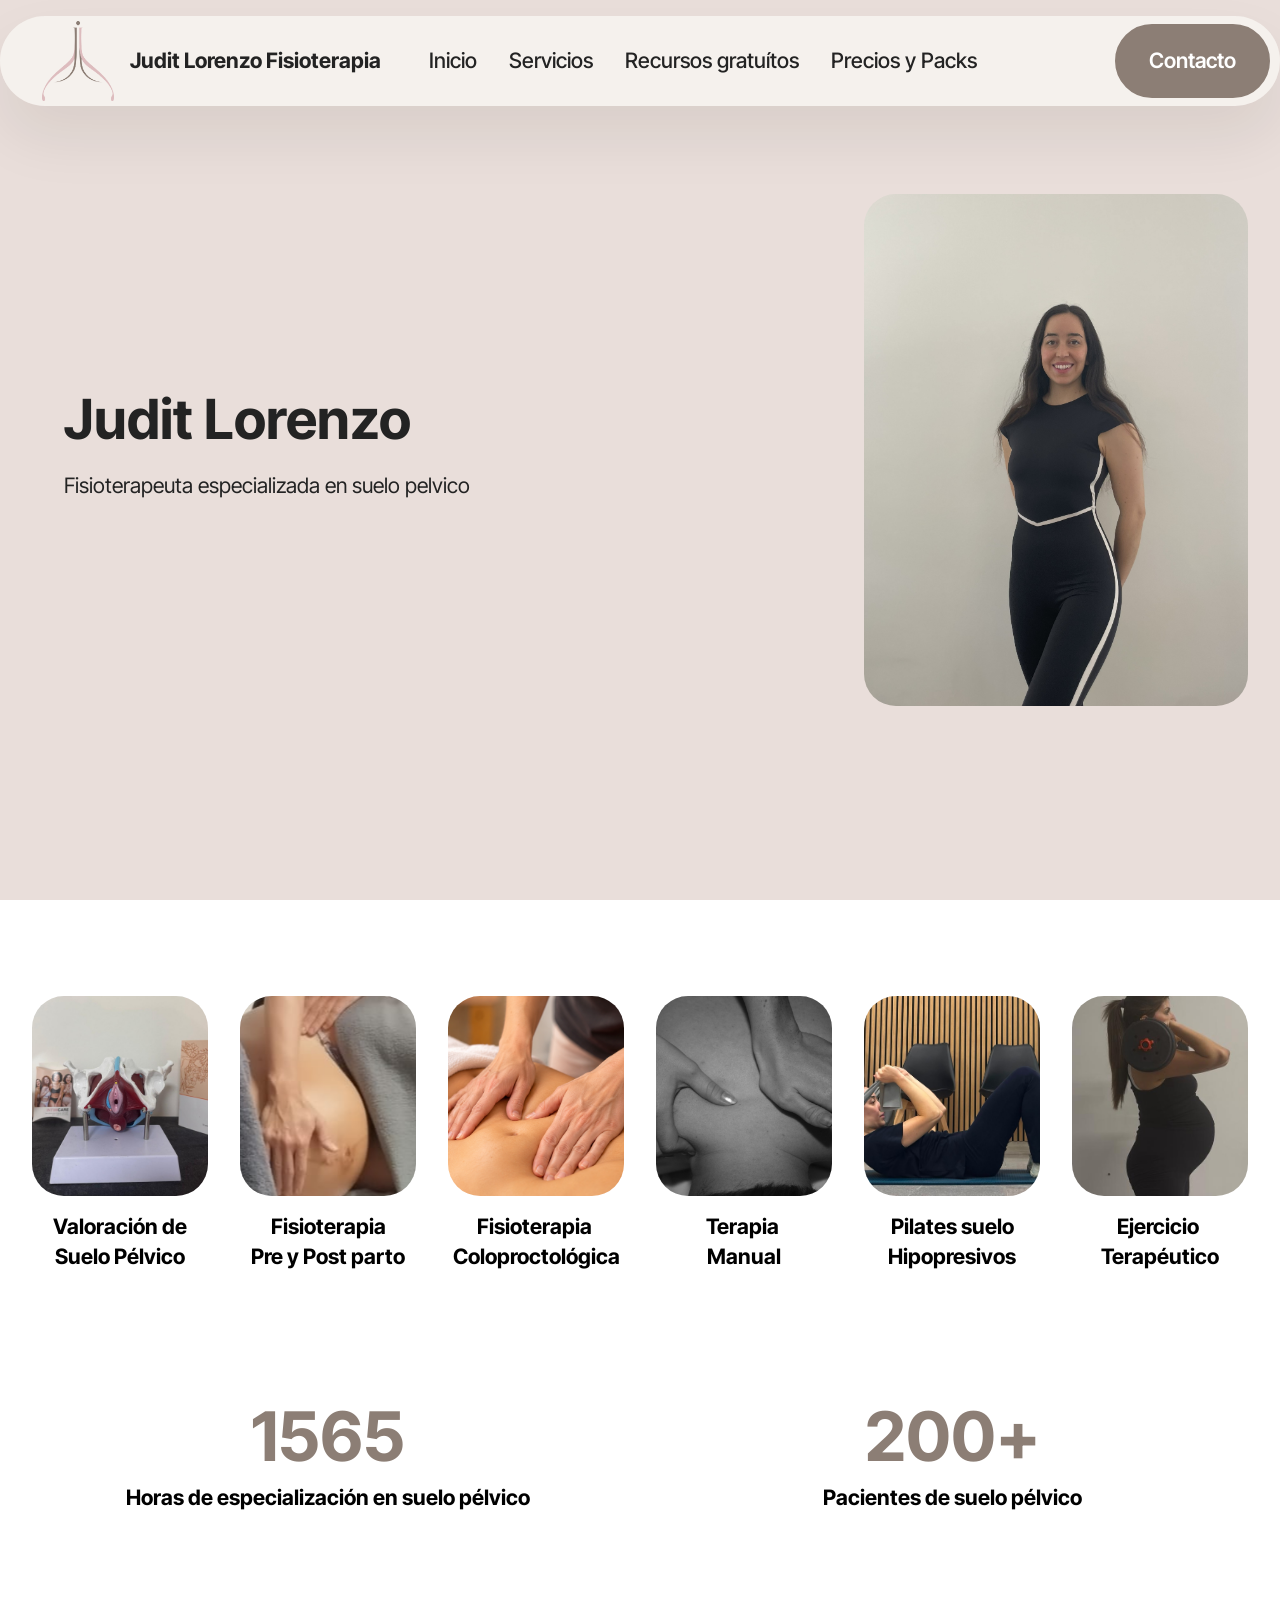
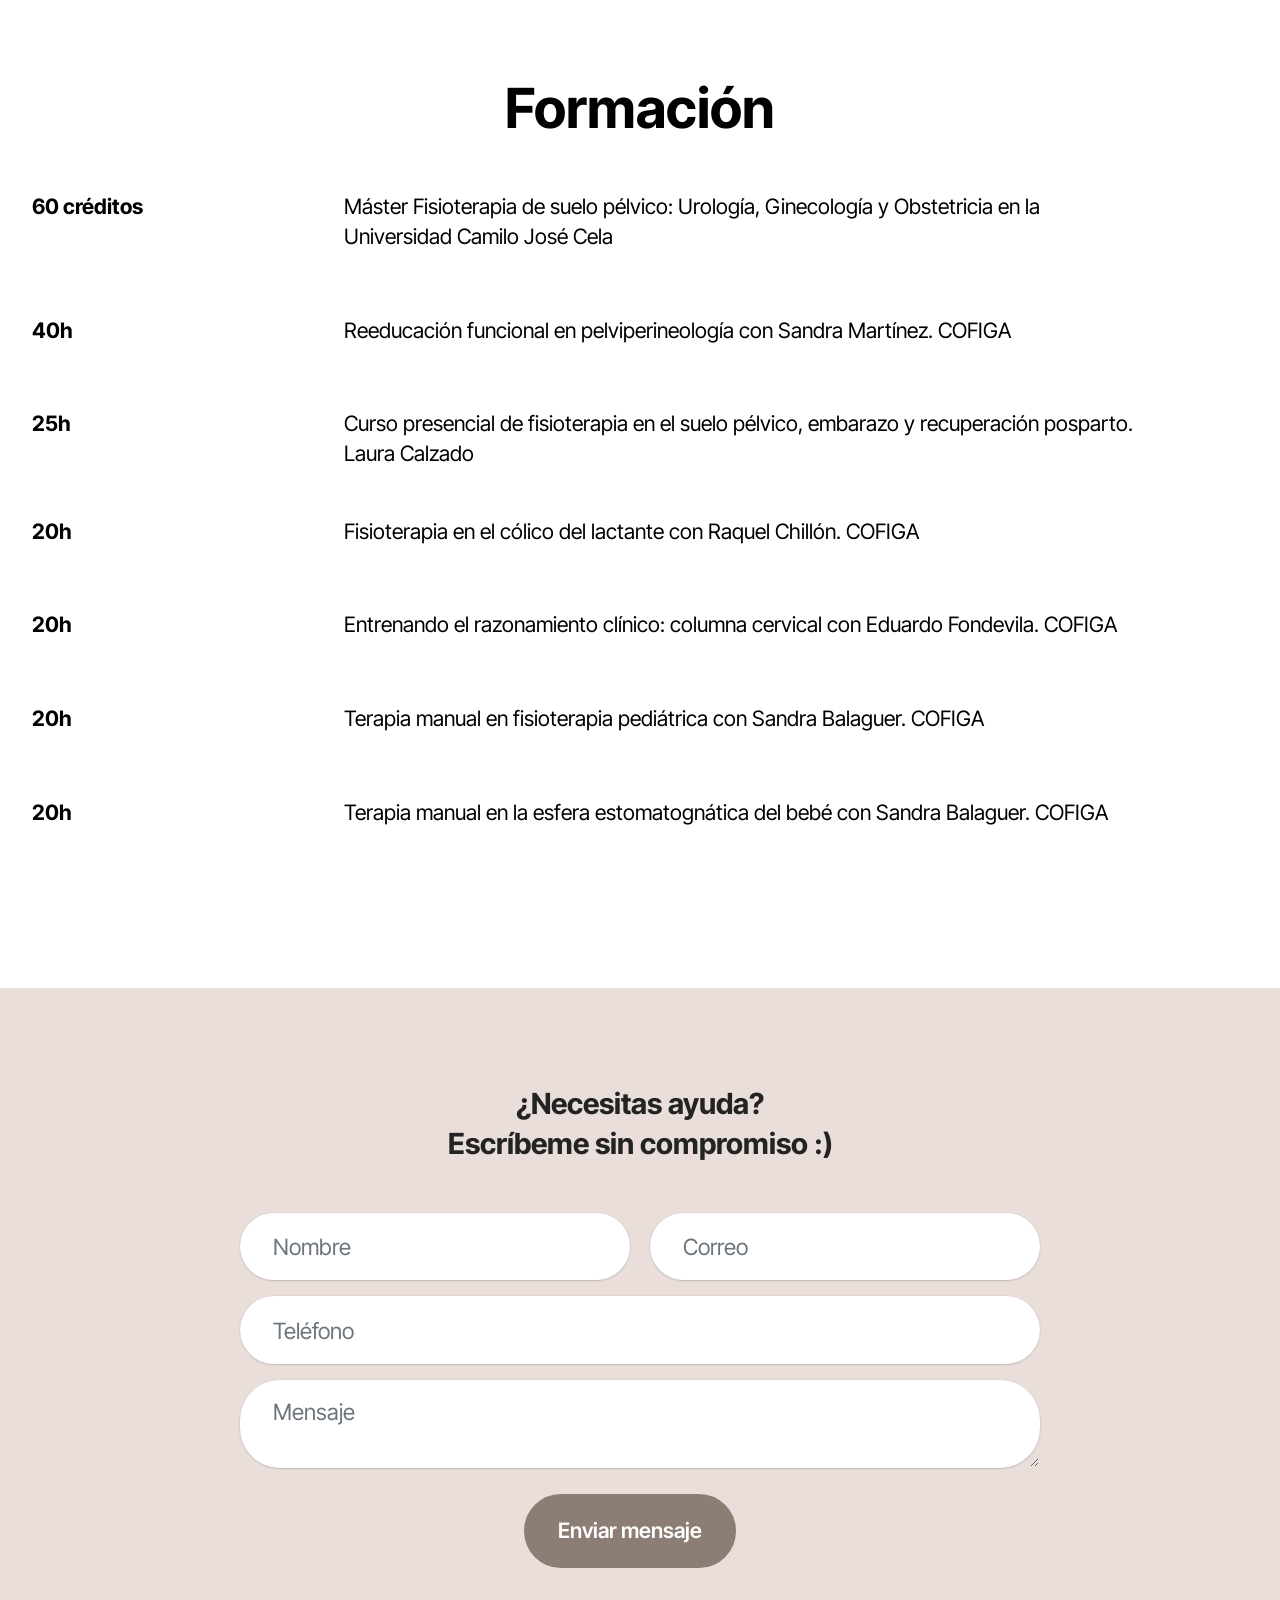
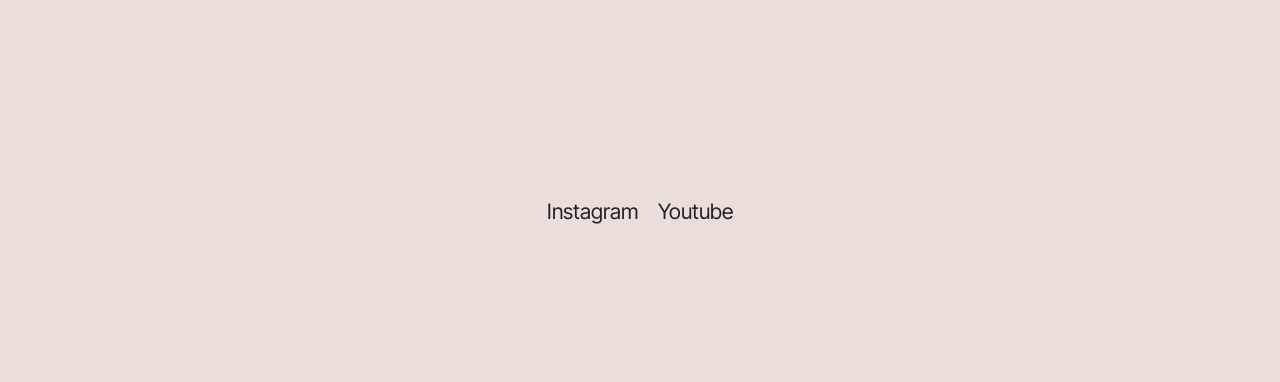
<file: index.html>
<!DOCTYPE html>
<html  >
<head>
  <!-- Site made with Mobirise Website Builder v6.2.0, https://mobirise.com -->
  <meta charset="UTF-8">
  <meta http-equiv="X-UA-Compatible" content="IE=edge">
  <meta name="generator" content="Mobirise v6.2.0, mobirise.com">
  <meta name="viewport" content="width=device-width, initial-scale=1, minimum-scale=1">
  <link rel="shortcut icon" href="assets/images/jtg-logo-vf.png" type="image/x-icon">
  <meta name="description" content="">
  
  
  <title>Home</title>
  <link rel="stylesheet" href="assets/web/assets/mobirise-icons2/mobirise2.css">
  <link rel="stylesheet" href="assets/bootstrap/css/bootstrap.min.css">
  <link rel="stylesheet" href="assets/dropdown/css/style.css">
  <link rel="stylesheet" href="assets/theme/css/style.css">
  <link rel="preload" href="https://fonts.googleapis.com/css?family=Inter+Tight:100,200,300,400,500,600,700,800,900,100i,200i,300i,400i,500i,600i,700i,800i,900i&display=swap" as="style" onload="this.onload=null;this.rel='stylesheet'">
  <noscript><link rel="stylesheet" href="https://fonts.googleapis.com/css?family=Inter+Tight:100,200,300,400,500,600,700,800,900,100i,200i,300i,400i,500i,600i,700i,800i,900i&display=swap"></noscript>
  <link rel="preload" as="style" href="assets/mobirise/css/mbr-additional.css?v=PGxKVr"><link rel="stylesheet" href="assets/mobirise/css/mbr-additional.css?v=PGxKVr" type="text/css">

  
  
  
</head>
<body>
  
  <section data-bs-version="5.1" class="menu menu1 cid-vyQTu5bX63" once="menu" id="menu01-0">
	

	<nav class="navbar navbar-dropdown navbar-fixed-top navbar-expand-lg">
		<div class="container">
			<div class="navbar-brand">
				<span class="navbar-logo">
					<a href="index.html">
						<img src="assets/images/jtg-logo-vf.png" alt="Mobirise Website Builder" style="height: 5rem;">
					</a>
				</span>
				<span class="navbar-caption-wrap"><a class="navbar-caption text-black display-4" href="https://mobiri.se">Judit Lorenzo Fisioterapia</a></span>
			</div>
			<button class="navbar-toggler" type="button" data-toggle="collapse" data-bs-toggle="collapse" data-target="#navbarSupportedContent" data-bs-target="#navbarSupportedContent" aria-controls="navbarNavAltMarkup" aria-expanded="false" aria-label="Toggle navigation">
				<div class="hamburger">
					<span></span>
					<span></span>
					<span></span>
					<span></span>
				</div>
			</button>
			<div class="collapse navbar-collapse" id="navbarSupportedContent">
				<ul class="navbar-nav nav-dropdown" data-app-modern-menu="true"><li class="nav-item">
						<a class="nav-link link text-black text-primary display-4" href="index.html">Inicio</a>
					</li>
					
					<li class="nav-item">
						<a class="nav-link link text-black text-primary display-4" href="servicios.html">Servicios</a>
					</li><li class="nav-item"><a class="nav-link link text-black text-primary display-4" href="Recursos gratuitos.html">Recursos gratuítos</a></li><li class="nav-item"><a class="nav-link link text-black text-primary display-4" href="preciosypacks.html">Precios y Packs</a></li></ul>
				
				<div class="navbar-buttons mbr-section-btn"><a class="btn btn-primary display-4" href="https://wa.me/34603654140">Contacto</a></div>
			</div>
		</div>
	</nav>
</section>

<section data-bs-version="5.1" class="header14 cid-vyQWUzgb5Q mbr-fullscreen" id="header14-2">

    

    
    

    <div class="container">
        <div class="row justify-content-center align-items-center">
            <div class="col-12 col-md-4 image-wrapper">
                <img src="assets/images/85119e10-e655-4ad8-b3c2-a283bb774eed-l0-001-26-4-2026-12-4.jpeg" alt="Mobirise Website Builder">
            </div>
            <div class="col-12 col-md">
                <div class="text-wrapper">
                    <h1 class="mbr-section-title mbr-fonts-style mb-3 display-2"><strong>Judit Lorenzo</strong></h1>
                    <p class="mbr-text mbr-fonts-style display-7">
                        Fisioterapeuta especializada en suelo pelvico</p>
                    
                </div>
            </div>
        </div>
    </div>
</section>

<section data-bs-version="5.1" class="features13 start cid-vyQYqeaRl0" id="features013-4">
    

<div class="container-fluid">
  <div class="row justify-content-center">
    <div class="col-12 content-head">
      
    </div>
  </div>
  <div class="row mbr-section-content">
    <div class="item features-image col-6 col-md-4 col-lg-2">
      <div class="item-wrapper">
        <div class="item-img">
          <img src="assets/images/sp-1.jpeg" alt="Mobirise Website Builder" title="" data-slide-to="0" data-bs-slide-to="0">
        </div>
        <div class="item-content align-left mt-3">
          <h5 class="item-title mbr-fonts-style mb-3 display-7">
            <strong>Valoración de Suelo&nbsp;</strong><strong>Pélvico</strong></h5>
          
          
        </div>
        
      </div>
    </div>
    <div class="item features-image col-6 col-md-4 col-lg-2">
      <div class="item-wrapper">
        <div class="item-img">
          <img src="assets/images/imagen1.png" alt="Mobirise Website Builder" title="" data-slide-to="1" data-bs-slide-to="1">
        </div>
        <div class="item-content align-left mt-3">
          <h5 class="item-title mbr-fonts-style mb-3 display-7">
            <strong>Fisioterapia</strong><br><strong>Pre y Post parto</strong></h5>
          
          
        </div>
        
      </div>
    </div>
    <div class="item features-image col-6 col-md-4 col-lg-2">
      <div class="item-wrapper">
        <div class="item-img">
          <img src="assets/images/masaje-teraputico-abdominal-clido.png" alt="Mobirise Website Builder" title="" data-slide-to="2" data-bs-slide-to="2">
        </div>
        <div class="item-content align-left mt-3">
          <h5 class="item-title mbr-fonts-style mb-3 display-7">
            <strong>Fisioterapia&nbsp;</strong><br><strong>Coloproctológica</strong></h5>
          
          
        </div>
        
      </div>
    </div>
    <div class="item features-image col-6 col-md-4 col-lg-2">
      <div class="item-wrapper">
        <div class="item-img">
          <img src="assets/images/mbr.jpg" alt="Mobirise Website Builder" title="" data-slide-to="3" data-bs-slide-to="3">
        </div>
        <div class="item-content align-left mt-3">
          <h5 class="item-title mbr-fonts-style mb-3 display-7">
            <strong>Terapia&nbsp;</strong><br><strong>Manual</strong></h5>
          
          
        </div>
        
      </div>
    </div>
    <div class="item features-image col-6 col-md-4 col-lg-2">
      <div class="item-wrapper">
        <div class="item-img">
          <img src="assets/images/whatsapp-image-2026-08-06-at-20.49.20.jpeg" alt="Mobirise Website Builder" title="" data-slide-to="4" data-bs-slide-to="4">
        </div>
        <div class="item-content align-left mt-3">
          <h5 class="item-title mbr-fonts-style mb-3 display-7"><strong>Pilates&nbsp;</strong><strong>suelo</strong><br><strong>Hipopresivos</strong></h5>
          
          
        </div>
        
      </div>
    </div>
    <div class="item features-image col-6 col-md-4 col-lg-2">
      <div class="item-wrapper">
        <div class="item-img">
          <img src="assets/images/whatsapp-image-2026-10-28-at-09.52.08.jpeg" alt="Mobirise Website Builder" title="" data-slide-to="5" data-bs-slide-to="5">
        </div>
        <div class="item-content align-left mt-3">
          <h5 class="item-title mbr-fonts-style mb-3 display-7">
            <strong>Ejercicio&nbsp;</strong><br><strong>Terapéutico</strong></h5>
          
          
        </div>
        
      </div>
    </div>

  </div>
</div>
</section>

<section data-bs-version="5.1" class="features10 cid-vzcuBkKwJf" id="features010-1j">
  

  
  
  <div class="container">
    
    <div class="row">
      <div class="item features-without-image col-12 col-md-6 col-lg-6">
        <div class="item-wrapper">
          <div class="card-box align-left">
            
            <h5 class="card-title mbr-fonts-style display-1">
              <strong>1565</strong>
            </h5>
            <p class="card-text mbr-fonts-style mb-3 display-7"><strong>
              Horas de especialización en suelo pélvico
            </strong></p>
            
          </div>
        </div>
      </div>
      
      <div class="item features-without-image col-12 col-md-6 col-lg-6">
        <div class="item-wrapper">
          <div class="card-box align-left">
            
            <h5 class="card-title mbr-fonts-style display-1">
              <strong>200+</strong></h5>
            <p class="card-text mbr-fonts-style mb-3 display-7"><strong>
              Pacientes de suelo pélvico
            </strong></p>
            
          </div>
        </div>
      </div>
    </div>
  </div>
</section>

<section data-bs-version="5.1" class="list03 cid-vzatIzhIYm" id="list03-t">
  
  <div class="container">
    <div class="row justify-content-center">
      <div class="col-12 mb-5 content-head">
        <h3 class="mbr-section-title mbr-fonts-style align-center mb-0 display-2">
          <strong>Formación</strong></h3>
        
      </div>
    </div>

    <div class="row justify-content-left item features-without-image mt-0 mb-5 active">
      <div class="col-12 col-md-12 col-lg-3">
        <h5 class="mbr-card-title mbr-fonts-style mt-0 mb-3 display-7"><strong>60 créditos</strong><strong><br></strong><strong><br></strong></h5>
      </div>
      <div class="col-md-12 col-lg-8 item-wrapper">
        <p class="mbr-text mbr-fonts-style mt-0 mb-0 display-7">
          Máster Fisioterapia de suelo pélvico: Urología, Ginecología y Obstetricia en la Universidad Camilo José Cela
        </p>
      </div>
    </div>
    <div class="row justify-content-left item features-without-image mt-0 mb-5">
      <div class="col-12 col-md-12 col-lg-3">
        <h5 class="mbr-card-title mbr-fonts-style mt-0 mb-3 display-7">
          <strong>40h</strong></h5>
      </div>
      <div class="col-md-12 col-lg-8 item-wrapper">
        <p class="mbr-text mbr-fonts-style mt-0 mb-0 display-7">
          Reeducación funcional en pelviperineología con Sandra Martínez. COFIGA</p>
      </div>
    </div>
    <div class="row justify-content-left item features-without-image mt-0 mb-5">
      <div class="col-12 col-md-12 col-lg-3">
        <h5 class="mbr-card-title mbr-fonts-style mt-0 mb-3 display-7">
          <strong>25h</strong></h5>
      </div>
      <div class="col-md-12 col-lg-8 item-wrapper">
        <p class="mbr-text mbr-fonts-style mt-0 mb-0 display-7">Curso presencial de fisioterapia en el suelo pélvico, embarazo y recuperación posparto. Laura Calzado<a href="http://mobiri.se" class="text-black"><br></a>
        </p>
      </div>
    </div><div class="row justify-content-left item features-without-image mt-0 mb-5">
      <div class="col-12 col-md-12 col-lg-3">
        <h5 class="mbr-card-title mbr-fonts-style mt-0 mb-3 display-7">
          <strong>20h</strong></h5>
      </div>
      <div class="col-md-12 col-lg-8 item-wrapper">
        <p class="mbr-text mbr-fonts-style mt-0 mb-0 display-7">Fisioterapia en el cólico del lactante con Raquel Chillón. COFIGA<a href="http://mobiri.se" class="text-black"><br></a>
        </p>
      </div>
    </div><div class="row justify-content-left item features-without-image mt-0 mb-5">
      <div class="col-12 col-md-12 col-lg-3">
        <h5 class="mbr-card-title mbr-fonts-style mt-0 mb-3 display-7">
          <strong>20h</strong></h5>
      </div>
      <div class="col-md-12 col-lg-8 item-wrapper">
        <p class="mbr-text mbr-fonts-style mt-0 mb-0 display-7">Entrenando el razonamiento clínico: columna cervical con Eduardo Fondevila. COFIGA<a href="http://mobiri.se" class="text-black"><br></a>
        </p>
      </div>
    </div><div class="row justify-content-left item features-without-image mt-0 mb-5">
      <div class="col-12 col-md-12 col-lg-3">
        <h5 class="mbr-card-title mbr-fonts-style mt-0 mb-3 display-7">
          <strong>20h</strong></h5>
      </div>
      <div class="col-md-12 col-lg-8 item-wrapper">
        <p class="mbr-text mbr-fonts-style mt-0 mb-0 display-7">Terapia manual en fisioterapia pediátrica con Sandra Balaguer. COFIGA<a href="http://mobiri.se" class="text-black"><br></a>
        </p>
      </div>
    </div><div class="row justify-content-left item features-without-image mt-0 mb-5">
      <div class="col-12 col-md-12 col-lg-3">
        <h5 class="mbr-card-title mbr-fonts-style mt-0 mb-3 display-7">
          <strong>20h</strong></h5>
      </div>
      <div class="col-md-12 col-lg-8 item-wrapper">
        <p class="mbr-text mbr-fonts-style mt-0 mb-0 display-7">Terapia manual en la esfera estomatognática del bebé con Sandra Balaguer. COFIGA<a href="http://mobiri.se" class="text-black"><br></a>
        </p>
      </div>
    </div>

  </div>
</section>

<section data-bs-version="5.1" class="form5 cid-vyR4i1MMKw" id="form02-8">
    
    
    <div class="container">
        <div class="row justify-content-center">
            <div class="col-12 content-head">
                <div class="mbr-section-head mb-5">
                    <h3 class="mbr-section-title mbr-fonts-style align-center mb-0 display-5">
                        <strong>¿Necesitas ayuda?</strong><br><strong>Escríbeme sin compromiso :)</strong></h3>
                    
                </div>
            </div>
        </div>
        <div class="row justify-content-center">
            <div class="col-lg-8 mx-auto mbr-form" data-form-type="formoid">
                <form action="https://mobirise.eu/" method="POST" class="mbr-form form-with-styler" data-form-title="Form Name"><input type="hidden" name="email" data-form-email="true" value="kMcA92VhmHOfBrlUn6KtaJfV3tLGdIR4Z+uISLreZ6bgMjOB5z/FW7j7rMlIwLs6tcYVinYols1IM6iJmzIeqPniiqkHa5W0nulYJ3Y3qZzkjA7Ic03p7k1HeWoVJUF7">
                    <div class="row">
                        <div hidden="hidden" data-form-alert="" class="alert alert-success col-12">Enhorabuena por dar este paso! Contestaremos lo antes posible :)</div>
                        <div hidden="hidden" data-form-alert-danger="" class="alert alert-danger col-12">
                            Oops...! some problem!
                        </div>
                    </div>
                    <div class="dragArea row">
                        <div class="col-md col-sm-12 form-group mb-3" data-for="name">
                            <input type="text" name="name" placeholder="Nombre" data-form-field="name" class="form-control" value="" id="name-form02-8">
                        </div>
                        <div class="col-md col-sm-12 form-group mb-3" data-for="email">
                            <input type="email" name="email" placeholder="Correo" data-form-field="email" class="form-control" value="" id="email-form02-8">
                        </div>
                        <div class="col-12 form-group mb-3" data-for="phone">
                            <input type="tel" name="phone" placeholder="Teléfono" data-form-field="phone" class="form-control" value="" id="phone-form02-8">
                        </div>
                        <div class="col-12 form-group mb-3" data-for="textarea">
                            <textarea name="textarea" placeholder="Mensaje" data-form-field="textarea" class="form-control" id="textarea-form02-8"></textarea>
                        </div>
                        <div class="col-lg-12 col-md-12 col-sm-12 align-center mbr-section-btn"><button type="submit" class="btn btn-primary display-7">Enviar mensaje</button></div>
                    </div>
                </form>
            </div>
        </div>
    </div>
</section>

<section data-bs-version="5.1" class="contacts01 cid-vyR4eeDBc5" id="contacts01-6">
    


<section data-bs-version="5.1" class="article11 cid-vzcldWIIG2" id="article11-14">
    

    
    
    <div class="container">
        <div class="row justify-content-center">
            <div class="title col-md-12 col-lg-10">
                
                <h4 class="mbr-section-subtitle align-center mbr-fonts-style mt-4 display-7"><p><a href="https://www.instagram.com/judit.fisio/" class="text-black" target="_blank">Instagram</a>&nbsp;&nbsp;&nbsp;&nbsp;<a href="https://youtube.com/@juditlorenzofisioterapia?si=HVAIcU7Gv_GedjCY" class="text-black" target="_blank">Youtube</a></p></h4>
                
            </div>
        </div>
    </div>
<script src="assets/bootstrap/js/bootstrap.bundle.min.js"></script>  <script src="assets/smoothscroll/smooth-scroll.js"></script>  <script src="assets/ytplayer/index.js"></script>  <script src="assets/dropdown/js/navbar-dropdown.js"></script>  <script src="assets/theme/js/script.js"></script>  <script src="assets/formoid/formoid.min.js"></script>  
  
  
</body>
</html>
</file>
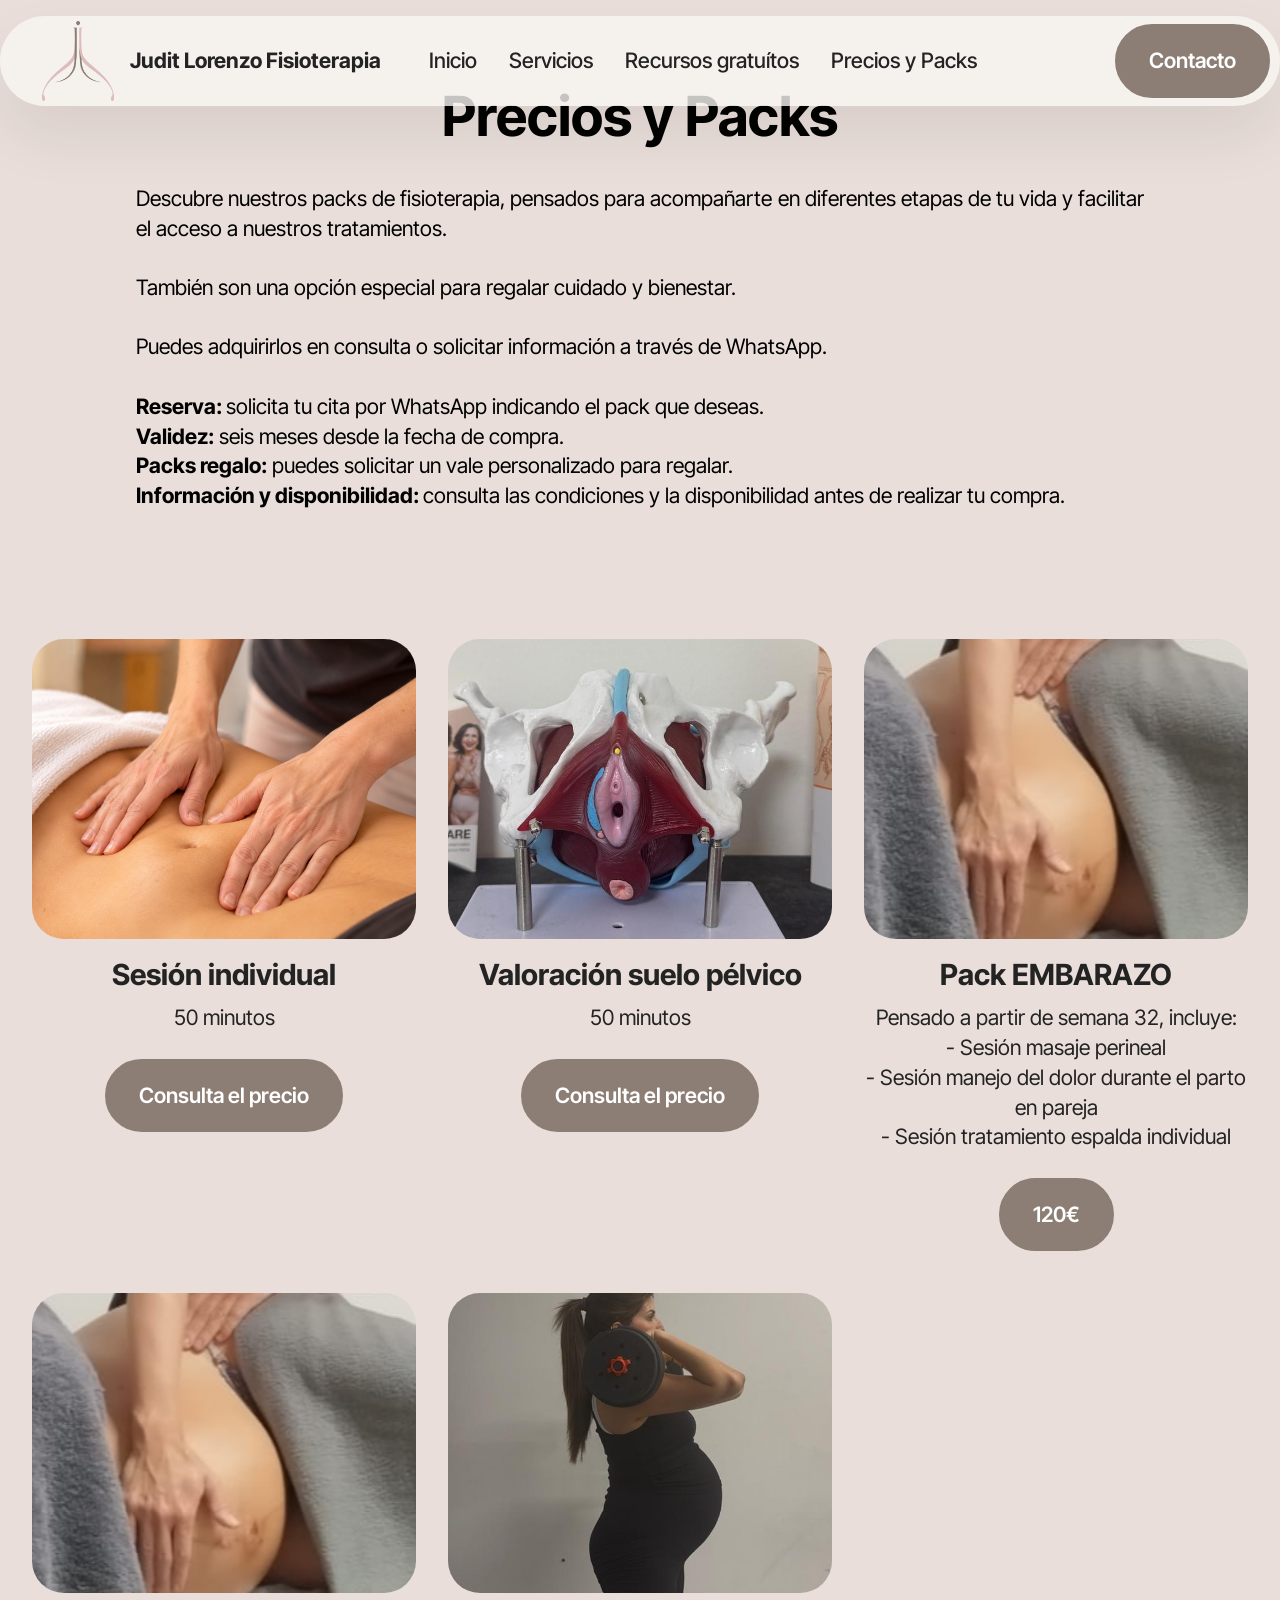
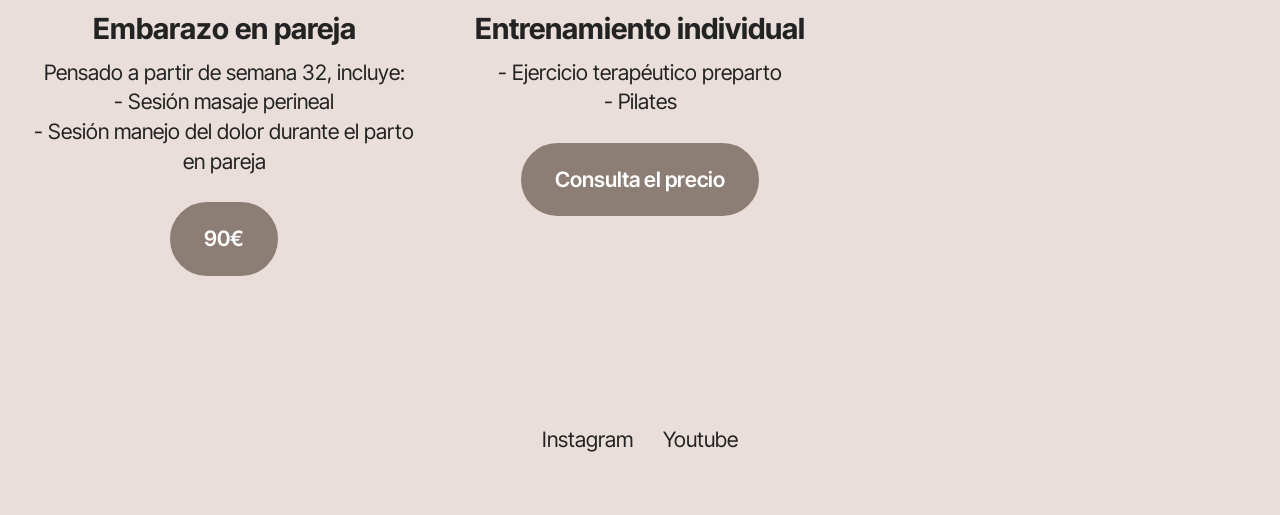
<file: preciosypacks.html>
<!DOCTYPE html>
<html  >
<head>
  <!-- Site made with Mobirise Website Builder v6.2.0, https://mobirise.com -->
  <meta charset="UTF-8">
  <meta http-equiv="X-UA-Compatible" content="IE=edge">
  <meta name="generator" content="Mobirise v6.2.0, mobirise.com">
  <meta name="viewport" content="width=device-width, initial-scale=1, minimum-scale=1">
  <link rel="shortcut icon" href="assets/images/jtg-logo-vf.png" type="image/x-icon">
  <meta name="description" content="">
  
  
  <title>Packs</title>
  <link rel="stylesheet" href="assets/web/assets/mobirise-icons2/mobirise2.css">
  <link rel="stylesheet" href="assets/bootstrap/css/bootstrap.min.css">
  <link rel="stylesheet" href="assets/dropdown/css/style.css">
  <link rel="stylesheet" href="assets/theme/css/style.css">
  <link rel="preload" href="https://fonts.googleapis.com/css?family=Inter+Tight:100,200,300,400,500,600,700,800,900,100i,200i,300i,400i,500i,600i,700i,800i,900i&display=swap" as="style" onload="this.onload=null;this.rel='stylesheet'">
  <noscript><link rel="stylesheet" href="https://fonts.googleapis.com/css?family=Inter+Tight:100,200,300,400,500,600,700,800,900,100i,200i,300i,400i,500i,600i,700i,800i,900i&display=swap"></noscript>
  <link rel="preload" as="style" href="assets/mobirise/css/mbr-additional.css?v=u1Nnzc"><link rel="stylesheet" href="assets/mobirise/css/mbr-additional.css?v=u1Nnzc" type="text/css">

  
  
  
</head>
<body>
  
  <section data-bs-version="5.1" class="menu menu1 cid-vzcnMdSgQT" once="menu" id="menu01-1f">
	

	<nav class="navbar navbar-dropdown navbar-fixed-top navbar-expand-lg">
		<div class="container">
			<div class="navbar-brand">
				<span class="navbar-logo">
					<a href="index.html">
						<img src="assets/images/jtg-logo-vf.png" alt="Mobirise Website Builder" style="height: 5rem;">
					</a>
				</span>
				<span class="navbar-caption-wrap"><a class="navbar-caption text-black display-4" href="https://mobiri.se">Judit Lorenzo Fisioterapia</a></span>
			</div>
			<button class="navbar-toggler" type="button" data-toggle="collapse" data-bs-toggle="collapse" data-target="#navbarSupportedContent" data-bs-target="#navbarSupportedContent" aria-controls="navbarNavAltMarkup" aria-expanded="false" aria-label="Toggle navigation">
				<div class="hamburger">
					<span></span>
					<span></span>
					<span></span>
					<span></span>
				</div>
			</button>
			<div class="collapse navbar-collapse" id="navbarSupportedContent">
				<ul class="navbar-nav nav-dropdown" data-app-modern-menu="true"><li class="nav-item">
						<a class="nav-link link text-black text-primary display-4" href="index.html">Inicio</a>
					</li>
					
					<li class="nav-item">
						<a class="nav-link link text-black text-primary display-4" href="servicios.html">Servicios</a>
					</li><li class="nav-item"><a class="nav-link link text-black text-primary display-4" href="Recursos gratuitos.html">Recursos gratuítos</a></li><li class="nav-item"><a class="nav-link link text-black text-primary display-4" href="preciosypacks.html">Precios y Packs</a></li></ul>
				
				<div class="navbar-buttons mbr-section-btn"><a class="btn btn-primary display-4" href="https://wa.me/34603654140">Contacto</a></div>
			</div>
		</div>
	</nav>
</section>

<section data-bs-version="5.1" class="article12 cid-vzcnMf106b" id="article12-1g">    
    
    <div class="container">
        <div class="row justify-content-center">
            <div class="col-md-12 col-lg-10">
                <h3 class="mbr-section-title mbr-fonts-style mb-4 mt-0 display-2">
                <strong>Precios y Packs</strong></h3>
                
                <p class="mbr-text mbr-fonts-style display-7">Descubre nuestros packs de fisioterapia, pensados para acompañarte en diferentes etapas de tu vida y facilitar el acceso a nuestros tratamientos.<br><br>También son una opción especial para regalar cuidado y bienestar.<br><br>Puedes adquirirlos en consulta o solicitar información a través de WhatsApp.<br>
<br><strong>Reserva: </strong>solicita tu cita por WhatsApp indicando el pack que deseas.<br><strong>Validez:</strong> seis meses desde la fecha de compra.<br><strong>Packs regalo:</strong> puedes solicitar un vale personalizado para regalar.<br><strong>Información y disponibilidad: </strong>consulta las condiciones y la disponibilidad antes de realizar tu compra.<br></p>
            </div>
        </div>
    </div>
</section>

<section data-bs-version="5.1" class="features03 cid-vzcoPlRp9c" id="features03-1i">
	
	
	<div class="container">
		<div class="row justify-content-center mb-5">
			<div class="col-12 content-head">
				
			</div>
		</div>
		<div class="row">
			<div class="item features-image col-12 col-md-6 col-lg-4 active">
				<div class="item-wrapper">
					<div class="item-img mb-3">
						<img src="assets/images/masaje-teraputico-abdominal-clido.png" alt="Mobirise Website Builder" title="" data-slide-to="0" data-bs-slide-to="0">
					</div>
					<div class="item-content align-left">
						<h5 class="item-title mbr-fonts-style mt-0 mb-2 display-5">
							<strong>Sesión individual</strong></h5>
						<p class="mbr-text mbr-fonts-style mb-3 display-7">
						    50 minutos</p>
						<div class="mbr-section-btn item-footer"><a href="https://wa.me/34603654140" class="btn item-btn btn-primary display-7">Consulta el precio</a></div>
					</div>
				</div>
			</div><div class="item features-image col-12 col-md-6 col-lg-4">
				<div class="item-wrapper">
					<div class="item-img mb-3">
						<img src="assets/images/sp-2.jpeg" alt="Mobirise Website Builder" title="" data-slide-to="1" data-bs-slide-to="1">
					</div>
					<div class="item-content align-left">
						<h5 class="item-title mbr-fonts-style mt-0 mb-2 display-5"><strong>Valoración suelo pélvico</strong></h5>
						<p class="mbr-text mbr-fonts-style mb-3 display-7">50 minutos</p>
						<div class="mbr-section-btn item-footer"><a href="https://wa.me/34603654140" class="btn item-btn btn-primary display-7">Consulta el precio</a></div>
					</div>
				</div>
			</div>
			<div class="item features-image col-12 col-md-6 col-lg-4">
				<div class="item-wrapper">
					<div class="item-img mb-3">
						<img src="assets/images/imagen1.png" alt="Mobirise Website Builder" title="" data-slide-to="2" data-bs-slide-to="2">
					</div>
					<div class="item-content align-left">
						<h5 class="item-title mbr-fonts-style mb-2 mt-0 display-5"><strong>Pack EMBARAZO</strong></h5>
						<p class="mbr-text mbr-fonts-style mb-3 display-7">Pensado a partir de semana 32, incluye:<br>- Sesión masaje perineal<br>- Sesión manejo del dolor durante el parto en pareja<br>- Sesión tratamiento espalda individual</p>
						<div class="mbr-section-btn item-footer"><a href="" class="btn item-btn btn-primary display-7">120€</a></div>
					</div>
				</div>
			</div><div class="item features-image col-12 col-md-6 col-lg-4">
				<div class="item-wrapper">
					<div class="item-img mb-3">
						<img src="assets/images/imagen1.png" alt="Mobirise Website Builder" title="" data-slide-to="3" data-bs-slide-to="3">
					</div>
					<div class="item-content align-left">
						<h5 class="item-title mbr-fonts-style mb-2 mt-0 display-5"><strong>Embarazo en pareja</strong></h5>
						<p class="mbr-text mbr-fonts-style mb-3 display-7">Pensado a partir de semana 32, incluye:
<br>- Sesión masaje perineal
<br>- Sesión manejo del dolor durante el  parto en pareja</p>
						<div class="mbr-section-btn item-footer"><a href="" class="btn item-btn btn-primary display-7">90€</a></div>
					</div>
				</div>
			</div><div class="item features-image col-12 col-md-6 col-lg-4">
				<div class="item-wrapper">
					<div class="item-img mb-3">
						<img src="assets/images/whatsapp-image-2026-10-28-at-09.52.08.jpeg" alt="Mobirise Website Builder" title="" data-slide-to="4" data-bs-slide-to="5">
					</div>
					<div class="item-content align-left">
						<h5 class="item-title mbr-fonts-style mb-2 mt-0 display-5"><strong>Entrenamiento individual</strong></h5>
						<p class="mbr-text mbr-fonts-style mb-3 display-7">- Ejercicio terapéutico preparto<br>- Pilates</p>
						<div class="mbr-section-btn item-footer"><a href="https://wa.me/34603654140" class="btn item-btn btn-primary display-7">Consulta el precio</a></div>
					</div>
				</div>
			</div>
			
		</div>
	</div>
</section>

<section data-bs-version="5.1" class="article11 cid-vzcnMfFdfg" id="article11-1h">
    

    
    
    <div class="container">
        <div class="row justify-content-center">
            <div class="title col-md-12 col-lg-10">
                
                <h4 class="mbr-section-subtitle align-center mbr-fonts-style mt-4 display-7"><p><a href="https://www.instagram.com/judit.fisio/" class="text-black">Instagram</a> &nbsp;&nbsp;&nbsp;&nbsp;       Youtube</p></h4>
                
            </div>
        </div>
    </div>
<script src="assets/bootstrap/js/bootstrap.bundle.min.js"></script>  <script src="assets/smoothscroll/smooth-scroll.js"></script>  <script src="assets/ytplayer/index.js"></script>  <script src="assets/dropdown/js/navbar-dropdown.js"></script>  <script src="assets/theme/js/script.js"></script>  
  
  
</body>
</html>
</file>
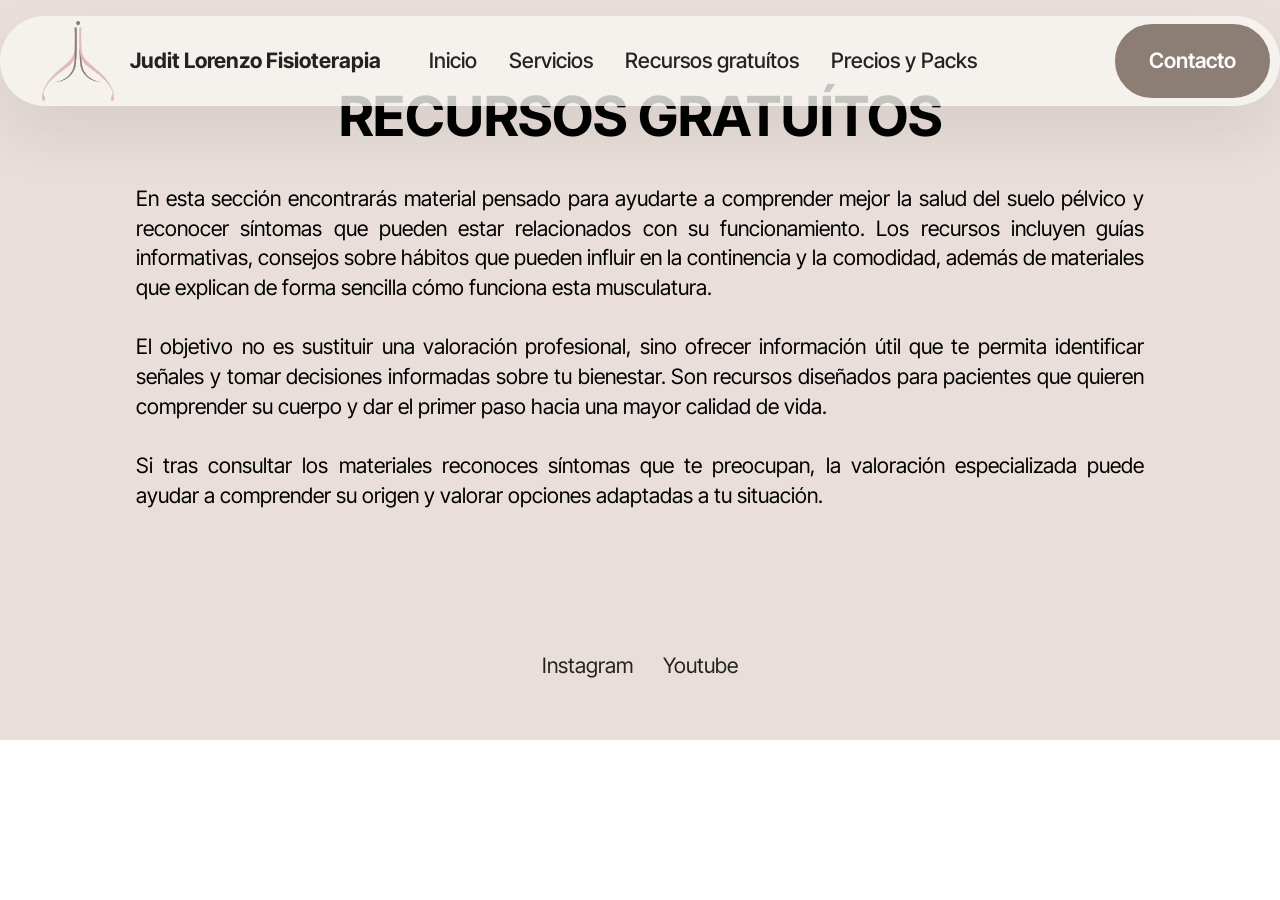
<file: Recursos gratuitos.html>
<!DOCTYPE html>
<html  >
<head>
  <!-- Site made with Mobirise Website Builder v6.2.0, https://mobirise.com -->
  <meta charset="UTF-8">
  <meta http-equiv="X-UA-Compatible" content="IE=edge">
  <meta name="generator" content="Mobirise v6.2.0, mobirise.com">
  <meta name="viewport" content="width=device-width, initial-scale=1, minimum-scale=1">
  <link rel="shortcut icon" href="assets/images/jtg-logo-vf.png" type="image/x-icon">
  <meta name="description" content="">
  
  
  <title>Recursos gratuitos</title>
  <link rel="stylesheet" href="assets/web/assets/mobirise-icons2/mobirise2.css">
  <link rel="stylesheet" href="assets/bootstrap/css/bootstrap.min.css">
  <link rel="stylesheet" href="assets/dropdown/css/style.css">
  <link rel="stylesheet" href="assets/theme/css/style.css">
  <link rel="preload" href="https://fonts.googleapis.com/css?family=Inter+Tight:100,200,300,400,500,600,700,800,900,100i,200i,300i,400i,500i,600i,700i,800i,900i&display=swap" as="style" onload="this.onload=null;this.rel='stylesheet'">
  <noscript><link rel="stylesheet" href="https://fonts.googleapis.com/css?family=Inter+Tight:100,200,300,400,500,600,700,800,900,100i,200i,300i,400i,500i,600i,700i,800i,900i&display=swap"></noscript>
  <link rel="preload" as="style" href="assets/mobirise/css/mbr-additional.css?v=pVb9AL"><link rel="stylesheet" href="assets/mobirise/css/mbr-additional.css?v=pVb9AL" type="text/css">

  
  
  
</head>
<body>
  
  <section data-bs-version="5.1" class="menu menu1 cid-vzcmvIBQS5" once="menu" id="menu01-17">
	

	<nav class="navbar navbar-dropdown navbar-fixed-top navbar-expand-lg">
		<div class="container">
			<div class="navbar-brand">
				<span class="navbar-logo">
					<a href="index.html">
						<img src="assets/images/jtg-logo-vf.png" alt="Mobirise Website Builder" style="height: 5rem;">
					</a>
				</span>
				<span class="navbar-caption-wrap"><a class="navbar-caption text-black display-4" href="https://mobiri.se">Judit Lorenzo Fisioterapia</a></span>
			</div>
			<button class="navbar-toggler" type="button" data-toggle="collapse" data-bs-toggle="collapse" data-target="#navbarSupportedContent" data-bs-target="#navbarSupportedContent" aria-controls="navbarNavAltMarkup" aria-expanded="false" aria-label="Toggle navigation">
				<div class="hamburger">
					<span></span>
					<span></span>
					<span></span>
					<span></span>
				</div>
			</button>
			<div class="collapse navbar-collapse" id="navbarSupportedContent">
				<ul class="navbar-nav nav-dropdown" data-app-modern-menu="true"><li class="nav-item">
						<a class="nav-link link text-black text-primary display-4" href="index.html">Inicio</a>
					</li>
					
					<li class="nav-item">
						<a class="nav-link link text-black text-primary display-4" href="servicios.html">Servicios</a>
					</li><li class="nav-item"><a class="nav-link link text-black text-primary display-4" href="Recursos gratuitos.html">Recursos gratuítos</a></li><li class="nav-item"><a class="nav-link link text-black text-primary display-4" href="preciosypacks.html">Precios y Packs</a></li></ul>
				
				<div class="navbar-buttons mbr-section-btn"><a class="btn btn-primary display-4" href="https://wa.me/34603654140">Contacto</a></div>
			</div>
		</div>
	</nav>
</section>

<section data-bs-version="5.1" class="article12 cid-vzcnvUq9tH" id="article12-1e">    
    
    <div class="container">
        <div class="row justify-content-center">
            <div class="col-md-12 col-lg-10">
                <h3 class="mbr-section-title mbr-fonts-style mb-4 mt-0 display-2">
                <strong>RECURSOS GRATUÍTOS</strong></h3>
                
                <p class="mbr-text mbr-fonts-style display-7">En esta sección encontrarás material pensado para ayudarte a comprender mejor la salud del suelo pélvico y reconocer síntomas que pueden estar relacionados con su funcionamiento. Los recursos incluyen guías informativas, consejos sobre hábitos que pueden influir en la continencia y la comodidad, además de materiales que explican de forma sencilla cómo funciona esta musculatura.
<br>
<br>El objetivo no es sustituir una valoración profesional, sino ofrecer información útil que te permita identificar señales y tomar decisiones informadas sobre tu bienestar. Son recursos diseñados para pacientes que quieren comprender su cuerpo y dar el primer paso hacia una mayor calidad de vida.
<br>
<br>Si tras consultar los materiales reconoces síntomas que te preocupan, la valoración especializada puede ayudar a comprender su origen y valorar opciones adaptadas a tu situación.</p>
            </div>
        </div>
    </div>
</section>

<section data-bs-version="5.1" class="article11 cid-vzcmvPl1OF" id="article11-1c">
    

    
    
    <div class="container">
        <div class="row justify-content-center">
            <div class="title col-md-12 col-lg-10">
                
                <h4 class="mbr-section-subtitle align-center mbr-fonts-style mt-4 display-7"><p><a href="https://www.instagram.com/judit.fisio/" class="text-black" target="_blank">Instagram</a> &nbsp;&nbsp;&nbsp;&nbsp;       <a href="https://youtube.com/@juditlorenzofisioterapia?si=HVAIcU7Gv_GedjCY" class="text-black" target="_blank">Youtube</a></p></h4>
                
            </div>
        </div>
    </div>
<script src="assets/bootstrap/js/bootstrap.bundle.min.js"></script>  <script src="assets/smoothscroll/smooth-scroll.js"></script>  <script src="assets/ytplayer/index.js"></script>  <script src="assets/dropdown/js/navbar-dropdown.js"></script>  <script src="assets/theme/js/script.js"></script>  
  
  
</body>
</html>
</file>
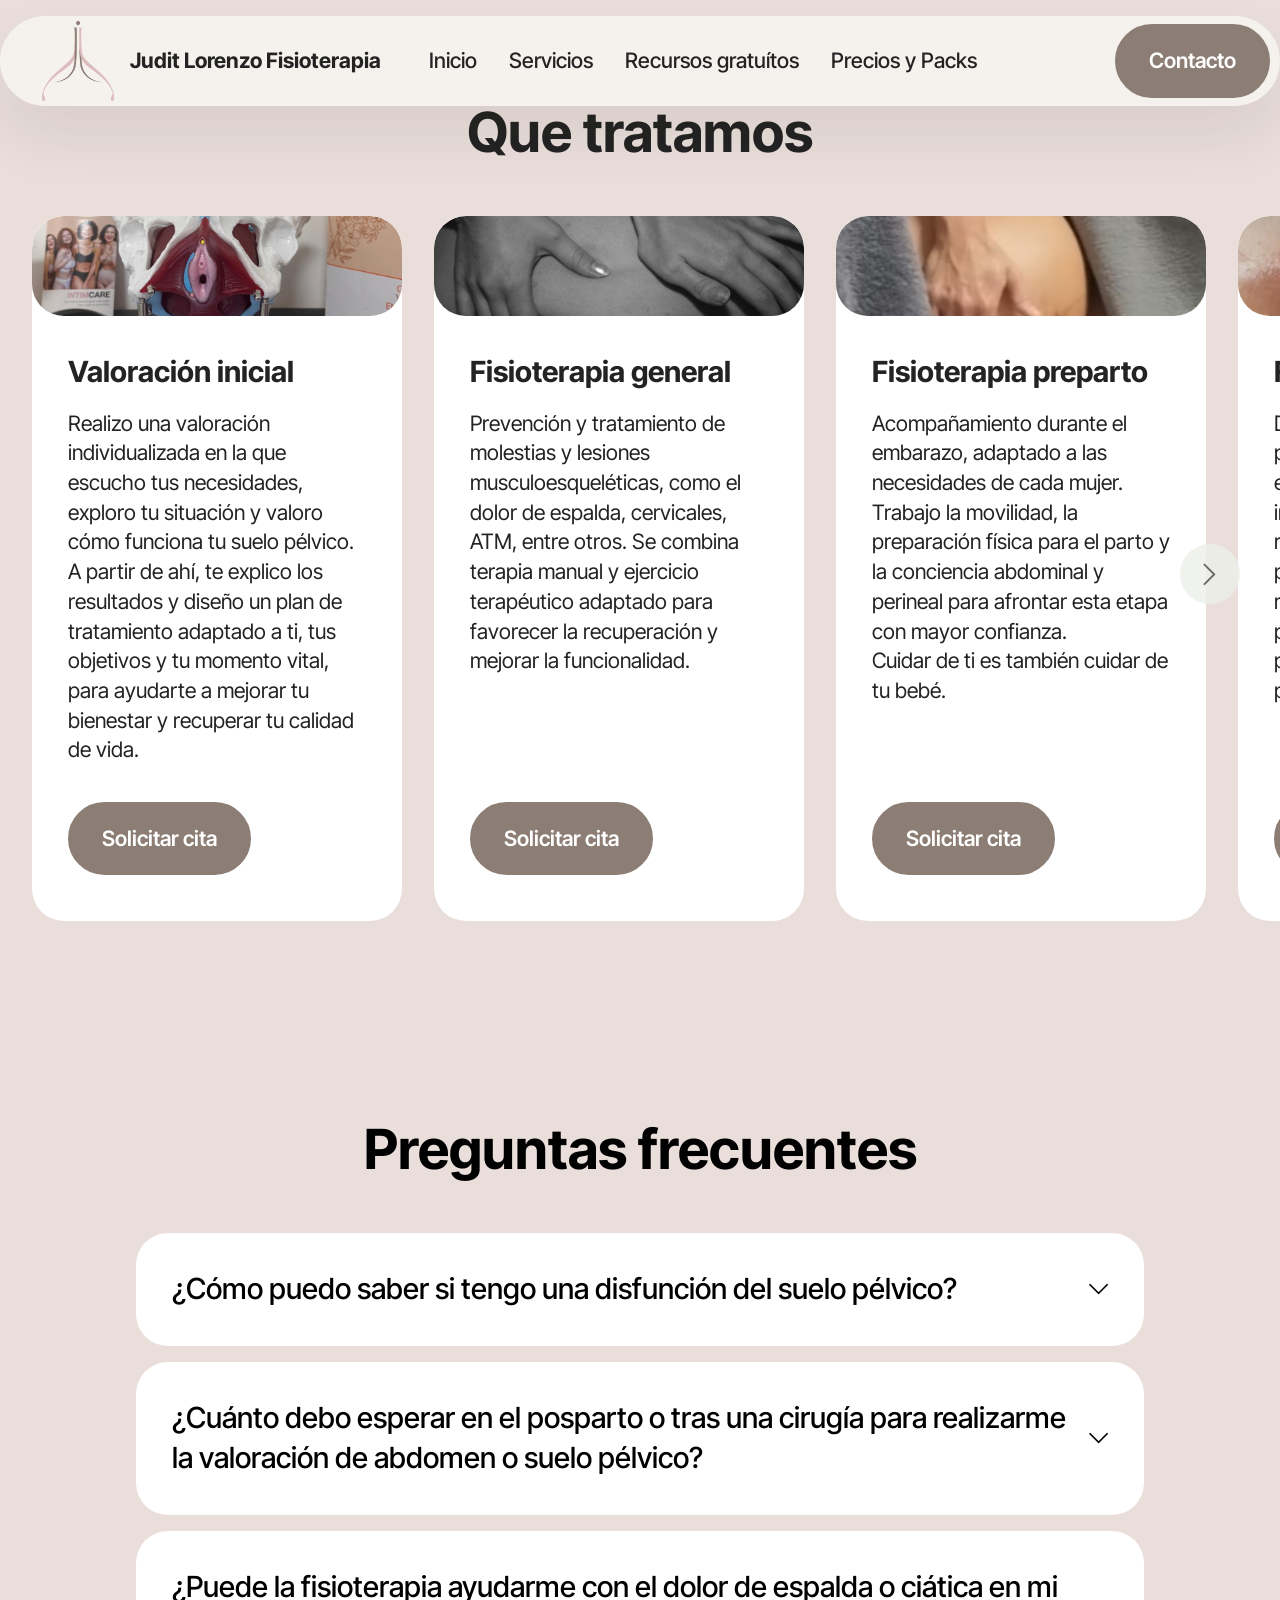
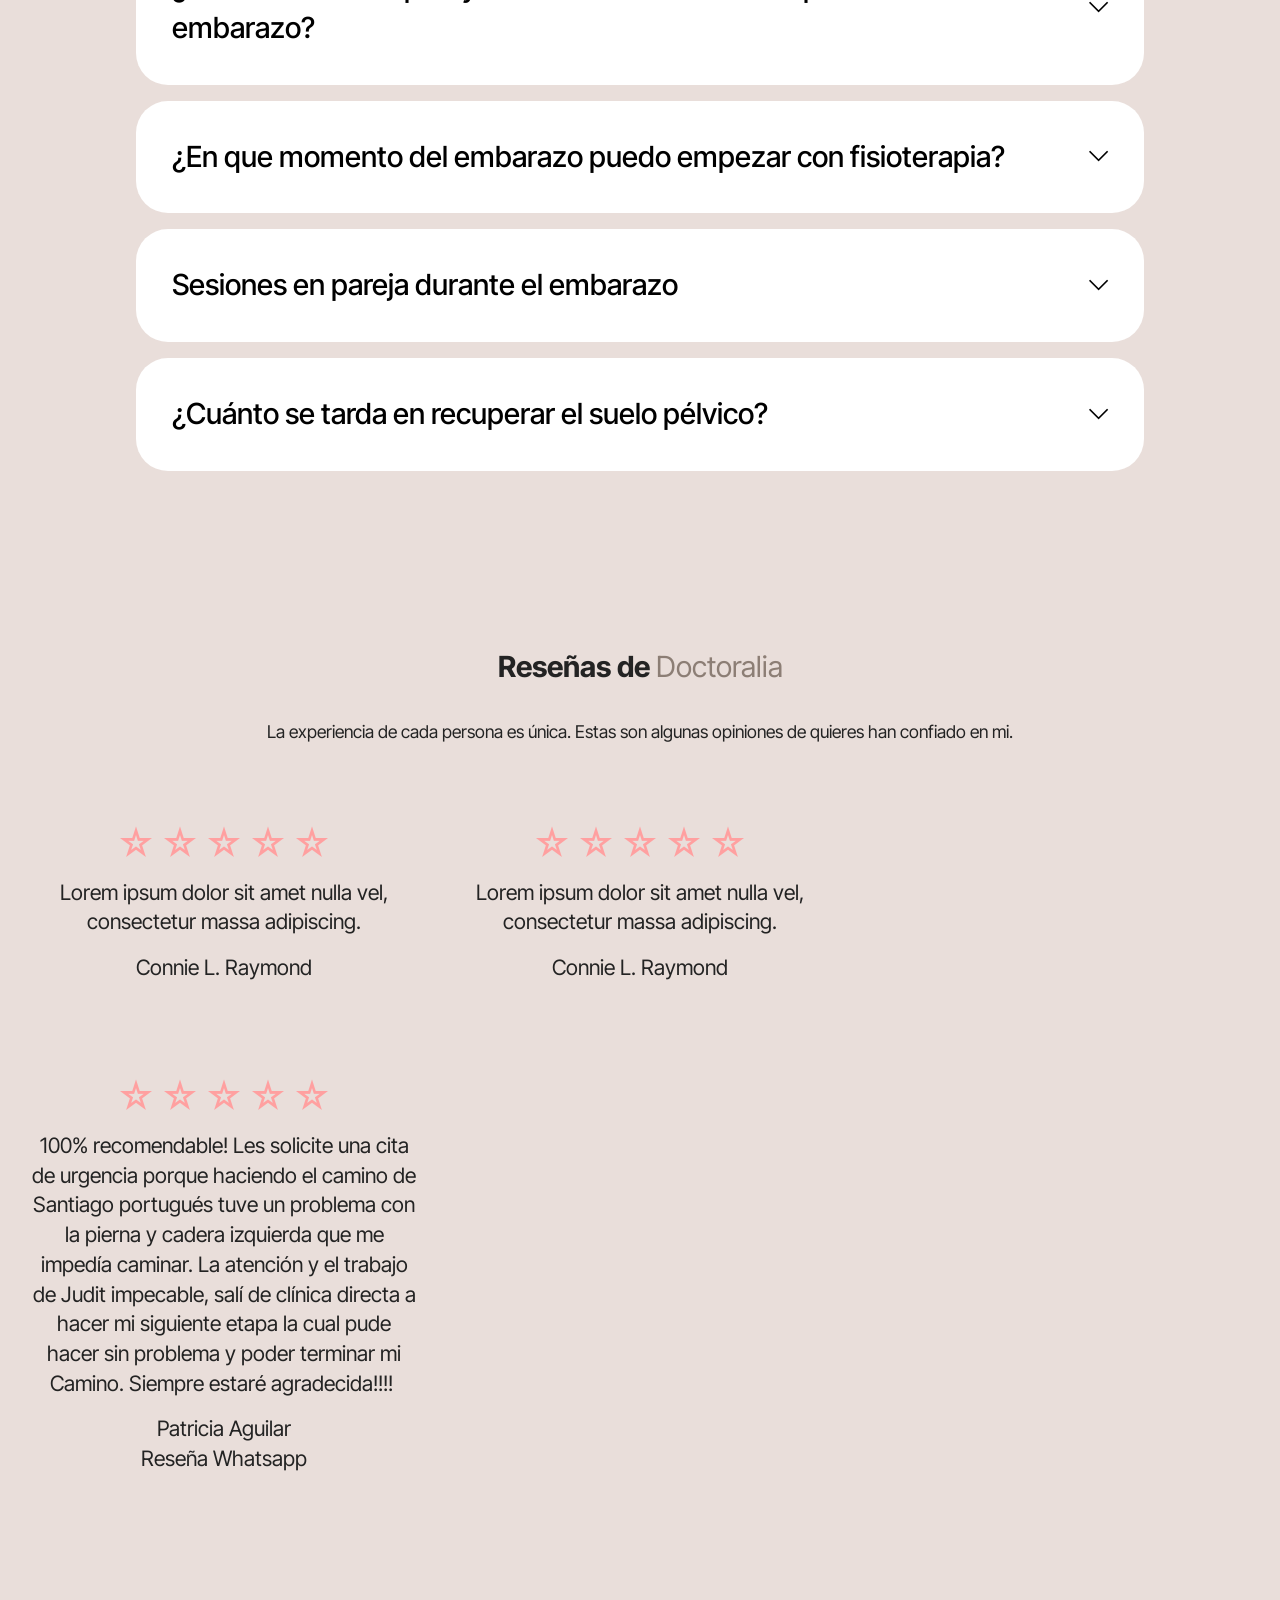
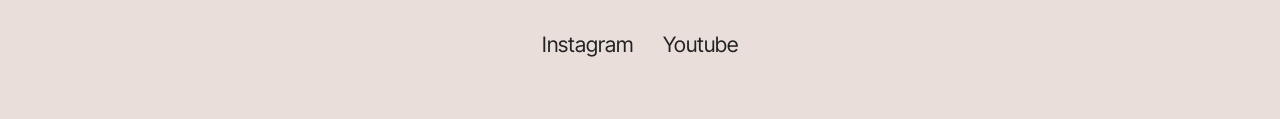
<file: servicios.html>
<!DOCTYPE html>
<html  >
<head>
  <!-- Site made with Mobirise Website Builder v6.2.0, https://mobirise.com -->
  <meta charset="UTF-8">
  <meta http-equiv="X-UA-Compatible" content="IE=edge">
  <meta name="generator" content="Mobirise v6.2.0, mobirise.com">
  <meta name="viewport" content="width=device-width, initial-scale=1, minimum-scale=1">
  <link rel="shortcut icon" href="assets/images/jtg-logo-vf.png" type="image/x-icon">
  <meta name="description" content="">
  
  
  <title>Servicios</title>
  <link rel="stylesheet" href="assets/web/assets/mobirise-icons2/mobirise2.css">
  <link rel="stylesheet" href="assets/bootstrap/css/bootstrap.min.css">
  <link rel="stylesheet" href="assets/dropdown/css/style.css">
  <link rel="stylesheet" href="assets/theme/css/style.css">
  <link rel="preload" href="https://fonts.googleapis.com/css?family=Inter+Tight:100,200,300,400,500,600,700,800,900,100i,200i,300i,400i,500i,600i,700i,800i,900i&display=swap" as="style" onload="this.onload=null;this.rel='stylesheet'">
  <noscript><link rel="stylesheet" href="https://fonts.googleapis.com/css?family=Inter+Tight:100,200,300,400,500,600,700,800,900,100i,200i,300i,400i,500i,600i,700i,800i,900i&display=swap"></noscript>
  <link rel="preload" as="style" href="assets/mobirise/css/mbr-additional.css?v=6Q8jCK"><link rel="stylesheet" href="assets/mobirise/css/mbr-additional.css?v=6Q8jCK" type="text/css">

  
  
  
</head>
<body>
  
  <section data-bs-version="5.1" class="menu menu1 cid-vzarfeTxfh" once="menu" id="menu01-p">
	

	<nav class="navbar navbar-dropdown navbar-fixed-top navbar-expand-lg">
		<div class="container">
			<div class="navbar-brand">
				<span class="navbar-logo">
					<a href="index.html">
						<img src="assets/images/jtg-logo-vf.png" alt="Mobirise Website Builder" style="height: 5rem;">
					</a>
				</span>
				<span class="navbar-caption-wrap"><a class="navbar-caption text-black display-4" href="https://mobiri.se">Judit Lorenzo Fisioterapia</a></span>
			</div>
			<button class="navbar-toggler" type="button" data-toggle="collapse" data-bs-toggle="collapse" data-target="#navbarSupportedContent" data-bs-target="#navbarSupportedContent" aria-controls="navbarNavAltMarkup" aria-expanded="false" aria-label="Toggle navigation">
				<div class="hamburger">
					<span></span>
					<span></span>
					<span></span>
					<span></span>
				</div>
			</button>
			<div class="collapse navbar-collapse" id="navbarSupportedContent">
				<ul class="navbar-nav nav-dropdown" data-app-modern-menu="true"><li class="nav-item">
						<a class="nav-link link text-black text-primary display-4" href="index.html">Inicio</a>
					</li>
					
					<li class="nav-item">
						<a class="nav-link link text-black text-primary display-4" href="servicios.html">Servicios</a>
					</li><li class="nav-item"><a class="nav-link link text-black text-primary display-4" href="Recursos gratuitos.html">Recursos gratuítos</a></li><li class="nav-item"><a class="nav-link link text-black text-primary display-4" href="preciosypacks.html">Precios y Packs</a></li></ul>
				
				<div class="navbar-buttons mbr-section-btn"><a class="btn btn-primary display-4" href="https://wa.me/34603654140">Contacto</a></div>
			</div>
		</div>
	</nav>
</section>

<section data-bs-version="5.1" class="features017 mbr-embla cid-vzc0Tw27rl" id="features017-u">
	
	
	<div class="position-relative">
		<div class="container-fluid">
			<div class="row justify-content-center">
				<div class="col-12 content-head">
					<div class="mbr-section-head mb-5">
						<h4 class="mbr-section-title mbr-fonts-style align-center mb-0 display-2">
							<strong>Que tratamos</strong></h4>
						
					</div>
				</div>
			</div>
		</div>

		<div class="embla" data-skip-snaps="true" data-align="center" data-contain-scroll="trimSnaps" data-auto-play-interval="5" data-draggable="true">
			<div class="embla__viewport container-fluid">
				<div class="embla__container">
					<div class="embla__slide slider-image item active" style="margin-left: 1rem; margin-right: 1rem;">
						<div class="slide-content">
							<div class="item-img">
								<div class="item-wrapper">
									<img src="assets/images/sp-2.jpeg" alt="Mobirise Website Builder" title="" data-slide-to="0" data-bs-slide-to="0">
								</div>
							</div>
							<div class="item-content">
								<h5 class="item-title mbr-fonts-style display-5"><strong>Valoración inicial</strong></h5>
								
								<p class="mbr-text mbr-fonts-style mt-3 display-7">Realizo una valoración individualizada en la que escucho tus necesidades, exploro tu situación y valoro cómo funciona tu suelo pélvico. A partir de ahí, te explico los resultados y diseño un plan de tratamiento adaptado a ti, tus objetivos y tu momento vital, para ayudarte a mejorar tu bienestar y recuperar tu calidad de vida.</p>
							</div>

							<div class="mbr-section-btn item-footer mt-2"><a href="https://wa.me/34603654140" class="btn item-btn btn-primary display-7">Solicitar cita</a></div>
						</div>
					</div>
					<div class="embla__slide slider-image item" style="margin-left: 1rem; margin-right: 1rem;">
						<div class="slide-content">
							<div class="item-img">
								<div class="item-wrapper">
									<img src="assets/images/mbr.jpg" alt="Mobirise Website Builder" title="" data-slide-to="1" data-bs-slide-to="1">
								</div>
							</div>
							<div class="item-content">
								<h5 class="item-title mbr-fonts-style display-5">
									<strong>Fisioterapia general</strong></h5>
								
								<p class="mbr-text mbr-fonts-style mt-3 display-7">Prevención y tratamiento de molestias y lesiones musculoesqueléticas, como el dolor de espalda, cervicales, ATM, entre otros. Se combina terapia manual y ejercicio terapéutico adaptado para favorecer la recuperación y mejorar la funcionalidad.<br></p>
							</div>
							<div class="mbr-section-btn item-footer mt-2"><a href="https://wa.me/34603654140" class="btn item-btn btn-primary display-7">Solicitar cita</a></div>
						</div>
					</div>
					<div class="embla__slide slider-image item" style="margin-left: 1rem; margin-right: 1rem;">
						<div class="slide-content">
							<div class="item-img">
								<div class="item-wrapper">
									<img src="assets/images/imagen1-1.png" alt="Mobirise Website Builder" title="" data-slide-to="2" data-bs-slide-to="2">
								</div>
							</div>
							<div class="item-content">
								<h5 class="item-title mbr-fonts-style display-5"><strong>Fisioterapia preparto&nbsp;</strong></h5>
								
								<p class="mbr-text mbr-fonts-style mt-3 display-7">Acompañamiento durante el embarazo, adaptado a las necesidades de cada mujer. Trabajo la movilidad, la preparación física para el parto y la conciencia abdominal y perineal para afrontar esta etapa con mayor confianza.
<br>Cuidar de ti es también cuidar de tu bebé.</p>
							</div>
							<div class="mbr-section-btn item-footer mt-2"><a href="tel:+34603654140" class="btn item-btn btn-primary display-7">Solicitar cita</a></div>
						</div>
					</div>
					<div class="embla__slide slider-image item" style="margin-left: 1rem; margin-right: 1rem;">
						<div class="slide-content">
							<div class="item-img">
								<div class="item-wrapper">
									<img src="assets/images/img-567.png" alt="Mobirise Website Builder" title="" data-slide-to="3" data-bs-slide-to="3">
								</div>
							</div>
							<div class="item-content">
								<h5 class="item-title mbr-fonts-style display-5"><strong>Fisioterapia posparto</strong></h5>
								
								<p class="mbr-text mbr-fonts-style mt-3 display-7">
									Durante el embarazo, el suelo pélvico y la zona abdominal experimentan cambios importantes. Es fundamental realizar una valoración profesional para asegurar una recuperación abdominal y perineal segura y efectiva en el posparto. Es esencial una vuelta progresiva a la actividad física.</p>
							</div>
							<div class="mbr-section-btn item-footer mt-2"><a href="https://wa.me/34603654140" class="btn item-btn btn-primary display-7">Solicitar cita</a></div>
						</div>
					</div>
					<div class="embla__slide slider-image item" style="margin-left: 1rem; margin-right: 1rem;">
						<div class="slide-content">
							<div class="item-img">
								<div class="item-wrapper">
									<img src="assets/images/ilustracin-sobre-urgencia-urinaria.png" alt="Mobirise Website Builder" title="" data-slide-to="5" data-bs-slide-to="5">
								</div>
							</div>
							<div class="item-content">
								<h5 class="item-title mbr-fonts-style display-5"><strong>Incontinencia urinaria</strong></h5>
								
								<p class="mbr-text mbr-fonts-style mt-3 display-7">
									Tratamiento de las pérdidas involuntarias de orina, la urgencia miccional y otras alteraciones del control vesical. Mediante una valoración individualizada, diseñamos un plan para mejorar el control urinario y la confianza en las actividades cotidianas.
								</p>
							</div>
							<div class="mbr-section-btn item-footer mt-2"><a href="https://wa.me/34603654149" class="btn item-btn btn-primary display-7">Solicitar cita</a></div>
						</div>
					</div>
					<div class="embla__slide slider-image item" style="margin-left: 1rem; margin-right: 1rem;">
						<div class="slide-content">
							<div class="item-img">
								<div class="item-wrapper">
									<img src="assets/images/cacas.png" alt="Mobirise Website Builder" title="" data-slide-to="6" data-bs-slide-to="6">
								</div>
							</div>
							<div class="item-content">
								<h5 class="item-title mbr-fonts-style display-5"><strong>Patologías coloproctológicas</strong></h5>
								
								<p class="mbr-text mbr-fonts-style mt-3 display-7">
									Abordaje fisioterapéutico de las alteraciones relacionadas con la evacuación y la función anorrectal, como el estreñimiento, la dificultad para defecar, la incontinencia fecal, entre otras. El tratamiento se adapta a cada caso y busca mejorar el confort y la calidad de vida.
								</p>
							</div>
							<div class="mbr-section-btn item-footer mt-2"><a href="https://wa.me/34603654140" class="btn item-btn btn-primary display-7">Solicitar cita</a></div>
						</div>
					</div>
					<div class="embla__slide slider-image item" style="margin-left: 1rem; margin-right: 1rem;">
						<div class="slide-content">
							<div class="item-img">
								<div class="item-wrapper">
									<img src="assets/images/dolor-plvico-crnico-ilustrado.png" alt="Mobirise Website Builder" title="" data-slide-to="7" data-bs-slide-to="7">
								</div>
							</div>
							<div class="item-content">
								<h5 class="item-title mbr-fonts-style display-5">
									<strong>Dolor pélvico crónico</strong></h5>
								
								<p class="mbr-text mbr-fonts-style mt-3 display-7">
									Abordaje fisioterapéutico del dolor pélvico asociado a patologías como la endometriosis, la adenomiosis o la dismenorrea (dolor menstrual). Mediante una valoración individualizada, trabajamos para aliviar el dolor, mejorar la movilidad y reducir la tensión muscular, favoreciendo una mejor calidad de vida.
								</p>
							</div>
							<div class="mbr-section-btn item-footer mt-2"><a href="https://wa.me/34603654140" class="btn item-btn btn-primary display-7">Solicitar cita</a></div>
						</div>
					</div>
					<div class="embla__slide slider-image item" style="margin-left: 1rem; margin-right: 1rem;">
					<div class="slide-content">
						<div class="item-img">
							<div class="item-wrapper">
								<img src="assets/images/ilustracin-de-dolor-plvico-en-pareja.png" alt="Mobirise Website Builder" title="" data-slide-to="8" data-bs-slide-to="8">
							</div>
						</div>
						<div class="item-content">
							<h5 class="item-title mbr-fonts-style display-5"><strong>Dolor en las relaciones sexuales</strong></h5>
							
							<p class="mbr-text mbr-fonts-style mt-3 display-7">
								El dolor en las relaciones sexuales puede manifestarse como molestias durante la penetración, sensación de quemazón o dolor profundo. Estos síntomas tienen múltiples causas y no deben normalizarse si afectan a tu bienestar. Comprender su origen es el primer paso para abordarlos y recuperar el bienestar íntimo.<br>
							</p>
						</div>
						<div class="mbr-section-btn item-footer mt-2"><a href="https://wa.me/34603654140" class="btn item-btn btn-primary display-7">Solicitar cita</a></div>
					</div>
					</div>
				</div>
			</div>
			<button class="embla__button embla__button--prev">
				<span class="mobi-mbri mobi-mbri-arrow-prev mbr-iconfont" aria-hidden="true"></span>
				<span class="sr-only visually-hidden visually-hidden visually-hidden">Previous</span>
			</button>
			<button class="embla__button embla__button--next">
				<span class="mobi-mbri mobi-mbri-arrow-next mbr-iconfont" aria-hidden="true"></span>
				<span class="sr-only visually-hidden visually-hidden visually-hidden">Next</span>
			</button>
		</div>
	</div>
</section>

<section data-bs-version="5.1" class="list1 cid-vzcdjqf1ea" id="list01-11">	
    
	
	<div class="container">
		<div class="row justify-content-center">
			<div class="col-12 col-md-12 col-lg-10 m-auto">
				<div class="content">
					<div class="row justify-content-center mb-5">
						<div class="col-12 content-head">
							<div class="mbr-section-head">
								<h4 class="mbr-section-title mbr-fonts-style align-center mb-0 display-2">
									<strong>Preguntas frecuentes</strong></h4>
								
							</div>
						</div>
					</div>
					<div id="bootstrap-accordion_10" class="panel-group accordionStyles accordion" role="tablist" aria-multiselectable="true">
						<div class="card">
							<div class="card-header" role="tab" id="headingOne">
								<a role="button" class="panel-title collapsed" data-toggle="collapse" data-bs-toggle="collapse" data-core="" href="#collapse1_10" aria-expanded="false" aria-controls="collapse1">
									<h6 class="panel-title-edit mbr-semibold mbr-fonts-style mb-0 display-5">¿Cómo puedo saber si tengo una disfunción del suelo pélvico?</h6>
									<span class="sign mbr-iconfont mobi-mbri-arrow-down"></span>
								</a>
							</div>
							<div id="collapse1_10" class="panel-collapse noScroll collapse" role="tabpanel" aria-labelledby="headingOne" data-parent="#accordion" data-bs-parent="#bootstrap-accordion_10">
								<div class="panel-body">
									<p class="mbr-fonts-style panel-text display-7">
										Un suelo pélvico debilitado no siempre significa falta de tono; también puede existir un exceso de tensión. En ambos casos pueden aparecer síntomas como pérdidas de orina o heces, dificultad para contraer, sensación de pesadez pélvica, molestias o dolor en las relaciones sexuales y dolores menstruales. La valoración por un profesional es clave para identificar el tipo de disfunción y abordarla correctamente.
									</p>
								</div>
							</div>
						</div>
						<div class="card">
							<div class="card-header" role="tab" id="headingOne">
								<a role="button" class="panel-title collapsed" data-toggle="collapse" data-bs-toggle="collapse" data-core="" href="#collapse2_10" aria-expanded="false" aria-controls="collapse2">
									<h6 class="panel-title-edit mbr-semibold mbr-fonts-style mb-0 display-5">¿Cuánto debo esperar en el posparto o tras una cirugía para realizarme la valoración de abdomen o suelo pélvico?</h6>
									<span class="sign mbr-iconfont mobi-mbri-arrow-down"></span>
								</a>
							</div>
							<div id="collapse2_10" class="panel-collapse noScroll collapse" role="tabpanel" aria-labelledby="headingOne" data-parent="#accordion" data-bs-parent="#bootstrap-accordion_10">
								<div class="panel-body">
									<p class="mbr-fonts-style panel-text display-7">
										Tras el parto, solemos esperar a la cuarentena y contar con el visto bueno de tu médico o matrona. Tras una cirugía, esperaremos al visto bueno del equipo médico y a la caída de los puntos, cuando corresponda.<br></p>
								</div>
							</div>
						</div>
						<div class="card">
							<div class="card-header" role="tab" id="headingOne">
								<a role="button" class="panel-title collapsed" data-toggle="collapse" data-bs-toggle="collapse" data-core="" href="#collapse3_10" aria-expanded="false" aria-controls="collapse3">
									<h6 class="panel-title-edit mbr-semibold mbr-fonts-style mb-0 display-5">
										¿Puede la fisioterapia ayudarme con el dolor de espalda o ciática en mi embarazo?</h6>
									<span class="sign mbr-iconfont mobi-mbri-arrow-down"></span>
								</a>
							</div>
							<div id="collapse3_10" class="panel-collapse noScroll collapse" role="tabpanel" aria-labelledby="headingOne" data-parent="#accordion" data-bs-parent="#bootstrap-accordion_10">
								<div class="panel-body">
									<p class="mbr-fonts-style panel-text display-7">
										Sí. La fisioterapia puede ayudar a reducir el dolor de espalda y la ciática, mejorando la movilidad y disminuyendo la sobrecarga muscular.
									</p>
								</div>
							</div>
						</div>
						<div class="card">
							<div class="card-header" role="tab" id="headingOne">
								<a role="button" class="panel-title collapsed" data-toggle="collapse" data-bs-toggle="collapse" data-core="" href="#collapse4_10" aria-expanded="false" aria-controls="collapse4">
									<h6 class="panel-title-edit mbr-semibold mbr-fonts-style mb-0 display-5">¿En que momento del embarazo puedo empezar con fisioterapia?</h6>
									<span class="sign mbr-iconfont mobi-mbri-arrow-down"></span>
								</a>
							</div>
							<div id="collapse4_10" class="panel-collapse noScroll collapse" role="tabpanel" aria-labelledby="headingOne" data-parent="#accordion" data-bs-parent="#bootstrap-accordion_10">
								<div class="panel-body">
									<p class="mbr-fonts-style panel-text display-7">Se puede comenzar en cualquier trimestre, adaptando el tratamiento y el ejercicio a cada etapa.</p>
								</div>
							</div>
						</div>
						<div class="card">
							<div class="card-header" role="tab" id="headingOne">
								<a role="button" class="panel-title collapsed" data-toggle="collapse" data-bs-toggle="collapse" data-core="" href="#collapse5_10" aria-expanded="false" aria-controls="collapse5">
									<h6 class="panel-title-edit mbr-semibold mbr-fonts-style mb-0 display-5">
										Sesiones en pareja durante el embarazo</h6>
									<span class="sign mbr-iconfont mobi-mbri-arrow-down"></span>
								</a>
							</div>
							<div id="collapse5_10" class="panel-collapse noScroll collapse" role="tabpanel" aria-labelledby="headingOne" data-parent="#accordion" data-bs-parent="#bootstrap-accordion_10">
								<div class="panel-body">
									<p class="mbr-fonts-style panel-text display-7"></p><p>
										Las sesiones de acompañamiento al parto se recomienda a partir de las últimas semanas de embarazo, tras una valoración individualizada.</p>El masaje perineal se recomienda a partir de la semana 32, cuyo objetivo es preparar y aumentar la conciencia perineal.<br><p></p><p>El taller de acompañamiento al parto se recomienda a partir de semana 36, está pensado para que la pareja participe activamente, aprendiendo cómo ayudar durante el trabajo de parto.<br>
									</p><p></p>
								</div>
							</div>
						</div>
						<div class="card">
							<div class="card-header" role="tab" id="headingOne">
								<a role="button" class="panel-title collapsed" data-toggle="collapse" data-bs-toggle="collapse" data-core="" href="#collapse6_10" aria-expanded="false" aria-controls="collapse6">
									<h6 class="panel-title-edit mbr-semibold mbr-fonts-style mb-0 display-5">
										¿Cuánto se tarda en recuperar el suelo pélvico?</h6>
									<span class="sign mbr-iconfont mobi-mbri-arrow-down"></span>
								</a>
							</div>
							<div id="collapse6_10" class="panel-collapse noScroll collapse" role="tabpanel" aria-labelledby="headingOne" data-parent="#accordion" data-bs-parent="#bootstrap-accordion_10">
								<div class="panel-body">
									<p class="mbr-fonts-style panel-text display-7">
										El tiempo de recuperación es variable y personalizado, ya que depende del tipo de disfunción, su evolución, el momento en el que se inicia el tratamiento y la constancia del paciente. Tras la valoración inicial, el fisioterapeuta puede establecer un plazo orientativo, que se ajustará según la respuesta al tratamiento y el seguimiento de las pautas indicadas.
									</p>
								</div>
							</div>
						</div>
					</div>
				</div>
			</div>
		</div>
	</div>
</section>

<section data-bs-version="5.1" class="people02 cid-vzarffxbqh" id="people02-q">
	

	
	
	<div class="container">
		<div class="row mb-5 justify-content-center">
			<div class="col-12 content-head">
				<h3 class="mbr-section-title mbr-fonts-style align-center mb-4 display-5"><strong>Reseñas de <a href="https://www.doctoralia.es/z/uwik46" class="text-primary" target="_blank">Doctoralia</a></strong></h3>
				<h5 class="mbr-section-subtitle mbr-fonts-style align-center mb-4 title-4">
					La experiencia de cada persona es única. Estas son algunas opiniones de quieres han confiado en mi.<br></h5>
			</div>
		</div>
		<div class="row">
				
				
				<div class="item features-without-image col-12 col-md-6 col-lg-4 mb-5 active">
					<div class="item-wrapper">
						<div class="card-box align-center">
							<div class="iconfont-wrapper mb-3">
								<span class="mbr-iconfont mobi-mbri-star mobi-mbri"></span>
								<span class="mbr-iconfont mobi-mbri-star mobi-mbri"></span>
								<span class="mbr-iconfont mobi-mbri-star mobi-mbri"></span>
								<span class="mbr-iconfont mobi-mbri-star mobi-mbri"></span>
								<span class="mbr-iconfont mobi-mbri-star mobi-mbri"></span>
							</div>
							<h5 class="card-title mbr-fonts-style mb-3 display-7">
								Lorem ipsum dolor sit amet nulla vel, consectetur massa adipiscing.
							</h5>
							<p class="card-text mbr-fonts-style mb-0 display-7">
								Connie L. Raymond
							</p>
						</div>
					</div>
				</div>
			<div class="item features-without-image col-12 col-md-6 col-lg-4 mb-5 active">
					<div class="item-wrapper">
						<div class="card-box align-center">
							<div class="iconfont-wrapper mb-3">
								<span class="mbr-iconfont mobi-mbri-star mobi-mbri"></span>
								<span class="mbr-iconfont mobi-mbri-star mobi-mbri"></span>
								<span class="mbr-iconfont mobi-mbri-star mobi-mbri"></span>
								<span class="mbr-iconfont mobi-mbri-star mobi-mbri"></span>
								<span class="mbr-iconfont mobi-mbri-star mobi-mbri"></span>
							</div>
							<h5 class="card-title mbr-fonts-style mb-3 display-7">
								Lorem ipsum dolor sit amet nulla vel, consectetur massa adipiscing.
							</h5>
							<p class="card-text mbr-fonts-style mb-0 display-7">
								Connie L. Raymond
							</p>
						</div>
					</div>
				</div>
			</div>
		<div class="row mt-0 mt-md-5">
			
		</div>
	</div>
</section>

<section data-bs-version="5.1" class="people02 cid-vzc9XIoBw2" id="people02-x">
	

	
	
	<div class="container">
		
		<div class="row">
				
				
				<div class="item features-without-image col-12 col-md-6 col-lg-4 mb-5 active">
					<div class="item-wrapper">
						<div class="card-box align-center">
							<div class="iconfont-wrapper mb-3">
								<span class="mbr-iconfont mobi-mbri-star mobi-mbri"></span>
								<span class="mbr-iconfont mobi-mbri-star mobi-mbri"></span>
								<span class="mbr-iconfont mobi-mbri-star mobi-mbri"></span>
								<span class="mbr-iconfont mobi-mbri-star mobi-mbri"></span>
								<span class="mbr-iconfont mobi-mbri-star mobi-mbri"></span>
							</div>
							<h5 class="card-title mbr-fonts-style mb-3 display-7">100% recomendable! Les solicite una cita de urgencia porque haciendo el camino de Santiago portugués tuve un problema con la pierna y cadera izquierda que me impedía caminar. La atención y el trabajo de Judit impecable, salí de clínica directa a hacer mi siguiente etapa la cual pude hacer sin problema y poder terminar mi Camino. Siempre estaré agradecida!!!!&nbsp;</h5>
							<p class="card-text mbr-fonts-style mb-0 display-7">Patricia Aguilar<br>Reseña Whatsapp</p>
						</div>
					</div>
				</div>
			</div>
		<div class="row mt-0 mt-md-5">
			
		</div>
	</div>
</section>

<section data-bs-version="5.1" class="article11 cid-vzclznP7w3" id="article11-15">
    

    
    
    <div class="container">
        <div class="row justify-content-center">
            <div class="title col-md-12 col-lg-10">
                
                <h4 class="mbr-section-subtitle align-center mbr-fonts-style mt-4 display-7"><p><a href="https://www.instagram.com/judit.fisio/" class="text-black" target="_blank">Instagram</a> &nbsp;&nbsp;&nbsp;&nbsp;       <a href="https://youtube.com/@juditlorenzofisioterapia?si=HVAIcU7Gv_GedjCY" class="text-black" target="_blank">Youtube</a></p></h4>
                
            </div>
        </div>
    </div>
<script src="assets/bootstrap/js/bootstrap.bundle.min.js"></script>  <script src="assets/smoothscroll/smooth-scroll.js"></script>  <script src="assets/ytplayer/index.js"></script>  <script src="assets/dropdown/js/navbar-dropdown.js"></script>  <script src="assets/embla/embla.min.js"></script>  <script src="assets/embla/script.js"></script>  <script src="assets/mbr-switch-arrow/mbr-switch-arrow.js"></script>  <script src="assets/theme/js/script.js"></script>  
  
  
</body>
</html>
</file>
<file: assets/web/assets/mobirise-icons2/mobirise2.css>
@font-face {
  font-family: 'Moririse2';
  font-display: swap;
  src:  url('mobirise2.eot?f2bix4');
  src:  url('mobirise2.eot?f2bix4#iefix') format('embedded-opentype'),
    url('mobirise2.woff2?f2bix4') format('woff2'),
    url('mobirise2.woff?f2bix4') format('woff'),
    url('mobirise2.ttf?f2bix4') format('truetype'),
    url('mobirise2.svg?f2bix4#mobirise2') format('svg');
  font-weight: normal;
  font-style: normal;
}

[class^="mobi-"], [class*=" mobi-"] {
  /* use !important to prevent issues with browser extensions that change fonts */
  font-family: 'Moririse2' !important;
  speak: none;
  font-style: normal;
  font-weight: normal;
  font-variant: normal;
  text-transform: none;
  line-height: 1;

  /* Better Font Rendering =========== */
  -webkit-font-smoothing: antialiased;
  -moz-osx-font-smoothing: grayscale;
}

.mobi-mbri-add-submenu:before {
  content: "\e900";
}
.mobi-mbri-alert:before {
  content: "\e901";
}
.mobi-mbri-align-center:before {
  content: "\e902";
}
.mobi-mbri-align-justify:before {
  content: "\e903";
}
.mobi-mbri-align-left:before {
  content: "\e904";
}
.mobi-mbri-align-right:before {
  content: "\e905";
}
.mobi-mbri-android:before {
  content: "\e906";
}
.mobi-mbri-apple:before {
  content: "\e907";
}
.mobi-mbri-arrow-down:before {
  content: "\e908";
}
.mobi-mbri-arrow-next:before {
  content: "\e909";
}
.mobi-mbri-arrow-prev:before {
  content: "\e90a";
}
.mobi-mbri-arrow-up:before {
  content: "\e90b";
}
.mobi-mbri-bold:before {
  content: "\e90c";
}
.mobi-mbri-bookmark:before {
  content: "\e90d";
}
.mobi-mbri-bootstrap:before {
  content: "\e90e";
}
.mobi-mbri-briefcase:before {
  content: "\e90f";
}
.mobi-mbri-browse:before {
  content: "\e910";
}
.mobi-mbri-bulleted-list:before {
  content: "\e911";
}
.mobi-mbri-calendar:before {
  content: "\e912";
}
.mobi-mbri-camera:before {
  content: "\e913";
}
.mobi-mbri-cart-add:before {
  content: "\e914";
}
.mobi-mbri-cart-full:before {
  content: "\e915";
}
.mobi-mbri-cash:before {
  content: "\e916";
}
.mobi-mbri-change-style:before {
  content: "\e917";
}
.mobi-mbri-chat:before {
  content: "\e918";
}
.mobi-mbri-clock:before {
  content: "\e919";
}
.mobi-mbri-close:before {
  content: "\e91a";
}
.mobi-mbri-cloud:before {
  content: "\e91b";
}
.mobi-mbri-code:before {
  content: "\e91c";
}
.mobi-mbri-contact-form:before {
  content: "\e91d";
}
.mobi-mbri-credit-card:before {
  content: "\e91e";
}
.mobi-mbri-cursor-click:before {
  content: "\e91f";
}
.mobi-mbri-cust-feedback:before {
  content: "\e920";
}
.mobi-mbri-database:before {
  content: "\e921";
}
.mobi-mbri-delivery:before {
  content: "\e922";
}
.mobi-mbri-desktop:before {
  content: "\e923";
}
.mobi-mbri-devices:before {
  content: "\e924";
}
.mobi-mbri-down:before {
  content: "\e925";
}
.mobi-mbri-download-2:before {
  content: "\e926";
}
.mobi-mbri-download:before {
  content: "\e927";
}
.mobi-mbri-drag-n-drop-2:before {
  content: "\e928";
}
.mobi-mbri-drag-n-drop:before {
  content: "\e929";
}
.mobi-mbri-edit-2:before {
  content: "\e92a";
}
.mobi-mbri-edit:before {
  content: "\e92b";
}
.mobi-mbri-error:before {
  content: "\e92c";
}
.mobi-mbri-extension:before {
  content: "\e92d";
}
.mobi-mbri-features:before {
  content: "\e92e";
}
.mobi-mbri-file:before {
  content: "\e92f";
}
.mobi-mbri-flag:before {
  content: "\e930";
}
.mobi-mbri-folder:before {
  content: "\e931";
}
.mobi-mbri-gift:before {
  content: "\e932";
}
.mobi-mbri-github:before {
  content: "\e933";
}
.mobi-mbri-globe-2:before {
  content: "\e934";
}
.mobi-mbri-globe:before {
  content: "\e935";
}
.mobi-mbri-growing-chart:before {
  content: "\e936";
}
.mobi-mbri-hearth:before {
  content: "\e937";
}
.mobi-mbri-help:before {
  content: "\e938";
}
.mobi-mbri-home:before {
  content: "\e939";
}
.mobi-mbri-hot-cup:before {
  content: "\e93a";
}
.mobi-mbri-idea:before {
  content: "\e93b";
}
.mobi-mbri-image-gallery:before {
  content: "\e93c";
}
.mobi-mbri-image-slider:before {
  content: "\e93d";
}
.mobi-mbri-info:before {
  content: "\e93e";
}
.mobi-mbri-italic:before {
  content: "\e93f";
}
.mobi-mbri-key:before {
  content: "\e940";
}
.mobi-mbri-laptop:before {
  content: "\e941";
}
.mobi-mbri-layers:before {
  content: "\e942";
}
.mobi-mbri-left-right:before {
  content: "\e943";
}
.mobi-mbri-left:before {
  content: "\e944";
}
.mobi-mbri-letter:before {
  content: "\e945";
}
.mobi-mbri-like:before {
  content: "\e946";
}
.mobi-mbri-link:before {
  content: "\e947";
}
.mobi-mbri-lock:before {
  content: "\e948";
}
.mobi-mbri-login:before {
  content: "\e949";
}
.mobi-mbri-logout:before {
  content: "\e94a";
}
.mobi-mbri-magic-stick:before {
  content: "\e94b";
}
.mobi-mbri-map-pin:before {
  content: "\e94c";
}
.mobi-mbri-menu:before {
  content: "\e94d";
}
.mobi-mbri-mobile-2:before {
  content: "\e94e";
}
.mobi-mbri-mobile-horizontal:before {
  content: "\e94f";
}
.mobi-mbri-mobile:before {
  content: "\e950";
}
.mobi-mbri-mobirise:before {
  content: "\e951";
}
.mobi-mbri-more-horizontal:before {
  content: "\e952";
}
.mobi-mbri-more-vertical:before {
  content: "\e953";
}
.mobi-mbri-music:before {
  content: "\e954";
}
.mobi-mbri-new-file:before {
  content: "\e955";
}
.mobi-mbri-numbered-list:before {
  content: "\e956";
}
.mobi-mbri-opened-folder:before {
  content: "\e957";
}
.mobi-mbri-pages:before {
  content: "\e958";
}
.mobi-mbri-paper-plane:before {
  content: "\e959";
}
.mobi-mbri-paperclip:before {
  content: "\e95a";
}
.mobi-mbri-phone:before {
  content: "\e95b";
}
.mobi-mbri-photo:before {
  content: "\e95c";
}
.mobi-mbri-photos:before {
  content: "\e95d";
}
.mobi-mbri-pin:before {
  content: "\e95e";
}
.mobi-mbri-play:before {
  content: "\e95f";
}
.mobi-mbri-plus:before {
  content: "\e960";
}
.mobi-mbri-preview:before {
  content: "\e961";
}
.mobi-mbri-print:before {
  content: "\e962";
}
.mobi-mbri-protect:before {
  content: "\e963";
}
.mobi-mbri-question:before {
  content: "\e964";
}
.mobi-mbri-quote-left:before {
  content: "\e965";
}
.mobi-mbri-quote-right:before {
  content: "\e966";
}
.mobi-mbri-redo:before {
  content: "\e967";
}
.mobi-mbri-refresh:before {
  content: "\e968";
}
.mobi-mbri-responsive-2:before {
  content: "\e969";
}
.mobi-mbri-responsive:before {
  content: "\e96a";
}
.mobi-mbri-right:before {
  content: "\e96b";
}
.mobi-mbri-rocket:before {
  content: "\e96c";
}
.mobi-mbri-sad-face:before {
  content: "\e96d";
}
.mobi-mbri-sale:before {
  content: "\e96e";
}
.mobi-mbri-save:before {
  content: "\e96f";
}
.mobi-mbri-search:before {
  content: "\e970";
}
.mobi-mbri-setting-2:before {
  content: "\e971";
}
.mobi-mbri-setting-3:before {
  content: "\e972";
}
.mobi-mbri-setting:before {
  content: "\e973";
}
.mobi-mbri-share:before {
  content: "\e974";
}
.mobi-mbri-shopping-bag:before {
  content: "\e975";
}
.mobi-mbri-shopping-basket:before {
  content: "\e976";
}
.mobi-mbri-shopping-cart:before {
  content: "\e977";
}
.mobi-mbri-sites:before {
  content: "\e978";
}
.mobi-mbri-smile-face:before {
  content: "\e979";
}
.mobi-mbri-speed:before {
  content: "\e97a";
}
.mobi-mbri-star:before {
  content: "\e97b";
}
.mobi-mbri-success:before {
  content: "\e97c";
}
.mobi-mbri-sun:before {
  content: "\e97d";
}
.mobi-mbri-sun2:before {
  content: "\e97e";
}
.mobi-mbri-tablet-vertical:before {
  content: "\e97f";
}
.mobi-mbri-tablet:before {
  content: "\e980";
}
.mobi-mbri-target:before {
  content: "\e981";
}
.mobi-mbri-timer:before {
  content: "\e982";
}
.mobi-mbri-to-ftp:before {
  content: "\e983";
}
.mobi-mbri-to-local-drive:before {
  content: "\e984";
}
.mobi-mbri-touch-swipe:before {
  content: "\e985";
}
.mobi-mbri-touch:before {
  content: "\e986";
}
.mobi-mbri-trash:before {
  content: "\e987";
}
.mobi-mbri-underline:before {
  content: "\e988";
}
.mobi-mbri-undo:before {
  content: "\e989";
}
.mobi-mbri-unlink:before {
  content: "\e98a";
}
.mobi-mbri-unlock:before {
  content: "\e98b";
}
.mobi-mbri-up-down:before {
  content: "\e98c";
}
.mobi-mbri-up:before {
  content: "\e98d";
}
.mobi-mbri-update:before {
  content: "\e98e";
}
.mobi-mbri-upload-2:before {
  content: "\e98f";
}
.mobi-mbri-upload:before {
  content: "\e990";
}
.mobi-mbri-user-2:before {
  content: "\e991";
}
.mobi-mbri-user:before {
  content: "\e992";
}
.mobi-mbri-users:before {
  content: "\e993";
}
.mobi-mbri-video-play:before {
  content: "\e994";
}
.mobi-mbri-video:before {
  content: "\e995";
}
.mobi-mbri-watch:before {
  content: "\e996";
}
.mobi-mbri-website-theme-2:before {
  content: "\e997";
}
.mobi-mbri-website-theme:before {
  content: "\e998";
}
.mobi-mbri-wifi:before {
  content: "\e999";
}
.mobi-mbri-windows:before {
  content: "\e99a";
}
.mobi-mbri-zoom-in:before {
  content: "\e99b";
}
.mobi-mbri-zoom-out:before {
  content: "\e99c";
}
</file>
<file: assets/dropdown/css/style.css>
.navbar-dropdown {
  left: 0;
  padding: 0;
  position: absolute;
  right: 0;
  top: 0;
  transition: all 0.45s ease;
  z-index: 1030;
  background: #282828; }
  .navbar-dropdown .navbar-logo {
    margin-right: 0.8rem;
    transition: margin 0.3s ease-in-out;
    vertical-align: middle; }
    .navbar-dropdown .navbar-logo img {
      height: 3.125rem;
      transition: all 0.3s ease-in-out; }
    .navbar-dropdown .navbar-logo.mbr-iconfont {
      font-size: 3.125rem;
      line-height: 3.125rem; }
  .navbar-dropdown .navbar-caption {
    font-weight: 700;
    white-space: normal;
    vertical-align: -4px;
    line-height: 3.125rem !important; }
    .navbar-dropdown .navbar-caption, .navbar-dropdown .navbar-caption:hover {
      color: inherit;
      text-decoration: none; }
  .navbar-dropdown .mbr-iconfont + .navbar-caption {
    vertical-align: -1px; }
  .navbar-dropdown.navbar-fixed-top {
    position: fixed; }
  .navbar-dropdown .navbar-brand span {
    vertical-align: -4px; }
  .navbar-dropdown.bg-color.transparent {
    background: none; }
  .navbar-dropdown.navbar-short .navbar-brand {
    padding: 0.625rem 0; }
    .navbar-dropdown.navbar-short .navbar-brand span {
      vertical-align: -1px; }
  .navbar-dropdown.navbar-short .navbar-caption {
    line-height: 2.375rem !important;
    vertical-align: -2px; }
  .navbar-dropdown.navbar-short .navbar-logo {
    margin-right: 0.5rem; }
    .navbar-dropdown.navbar-short .navbar-logo img {
      height: 2.375rem; }
    .navbar-dropdown.navbar-short .navbar-logo.mbr-iconfont {
      font-size: 2.375rem;
      line-height: 2.375rem; }
  .navbar-dropdown.navbar-short .mbr-table-cell {
    height: 3.625rem; }
  .navbar-dropdown .navbar-close {
    left: 0.6875rem;
    position: fixed;
    top: 0.75rem;
    z-index: 1000; }
  .navbar-dropdown .hamburger-icon {
    content: "";
    display: inline-block;
    vertical-align: middle;
    width: 16px;
    -webkit-box-shadow: 0 -6px 0 1px #282828,0 0 0 1px #282828,0 6px 0 1px #282828;
    -moz-box-shadow: 0 -6px 0 1px #282828,0 0 0 1px #282828,0 6px 0 1px #282828;
    box-shadow: 0 -6px 0 1px #282828,0 0 0 1px #282828,0 6px 0 1px #282828; }

.dropdown-menu .dropdown-toggle[data-toggle="dropdown-submenu"]::after {
  border-bottom: 0.35em solid transparent;
  border-left: 0.35em solid;
  border-right: 0;
  border-top: 0.35em solid transparent;
  margin-left: 0.3rem; }

.dropdown-menu .dropdown-item:focus {
  outline: 0; }

.nav-dropdown {
  font-size: 0.75rem;
  font-weight: 500;
  height: auto !important; }
  .nav-dropdown .nav-btn {
    padding-left: 1rem; }
  .nav-dropdown .link {
    margin: .667em 1.667em;
    font-weight: 500;
    padding: 0;
    transition: color .2s ease-in-out; }
    .nav-dropdown .link.dropdown-toggle {
      margin-right: 2.583em; }
      .nav-dropdown .link.dropdown-toggle::after {
        margin-left: .25rem;
        border-top: 0.35em solid;
        border-right: 0.35em solid transparent;
        border-left: 0.35em solid transparent;
        border-bottom: 0; }
      .nav-dropdown .link.dropdown-toggle[aria-expanded="true"] {
        margin: 0;
        padding: 0.667em 3.263em  0.667em 1.667em; }
  .nav-dropdown .link::after,
  .nav-dropdown .dropdown-item::after {
    color: inherit; }
  .nav-dropdown .btn {
    font-size: 0.75rem;
    font-weight: 700;
    letter-spacing: 0;
    margin-bottom: 0;
    padding-left: 1.25rem;
    padding-right: 1.25rem; }
  .nav-dropdown .dropdown-menu {
    border-radius: 0;
    border: 0;
    left: 0;
    margin: 0;
    padding-bottom: 1.25rem;
    padding-top: 1.25rem;
    position: relative; }
  .nav-dropdown .dropdown-submenu {
    margin-left: 0.125rem;
    top: 0; }
  .nav-dropdown .dropdown-item {
    font-weight: 500;
    line-height: 2;
    padding: 0.3846em 4.615em 0.3846em 1.5385em;
    position: relative;
    transition: color .2s ease-in-out, background-color .2s ease-in-out; }
    .nav-dropdown .dropdown-item::after {
      margin-top: -0.3077em;
      position: absolute;
      right: 1.1538em;
      top: 50%; }
    .nav-dropdown .dropdown-item:focus, .nav-dropdown .dropdown-item:hover {
      background: none; }

@media (max-width: 767px) {
  .nav-dropdown.navbar-toggleable-sm {
    bottom: 0;
    display: none;
    left: 0;
    overflow-x: hidden;
    position: fixed;
    top: 0;
    transform: translateX(-100%);
    -ms-transform: translateX(-100%);
    -webkit-transform: translateX(-100%);
    width: 18.75rem;
    z-index: 999; } }
.nav-dropdown.navbar-toggleable-xl {
  bottom: 0;
  display: none;
  left: 0;
  overflow-x: hidden;
  position: fixed;
  top: 0;
  transform: translateX(-100%);
  -ms-transform: translateX(-100%);
  -webkit-transform: translateX(-100%);
  width: 18.75rem;
  z-index: 999; }

.nav-dropdown-sm {
  display: block !important;
  overflow-x: hidden;
  overflow: auto;
  padding-top: 3.875rem; }
  .nav-dropdown-sm::after {
    content: "";
    display: block;
    height: 3rem;
    width: 100%; }
  .nav-dropdown-sm.collapse.in ~ .navbar-close {
    display: block !important; }
  .nav-dropdown-sm.collapsing, .nav-dropdown-sm.collapse.in {
    transform: translateX(0);
    -ms-transform: translateX(0);
    -webkit-transform: translateX(0);
    transition: all 0.25s ease-out;
    -webkit-transition: all 0.25s ease-out;
    background: #282828; }
  .nav-dropdown-sm.collapsing[aria-expanded="false"] {
    transform: translateX(-100%);
    -ms-transform: translateX(-100%);
    -webkit-transform: translateX(-100%); }
  .nav-dropdown-sm .nav-item {
    display: block;
    margin-left: 0 !important;
    padding-left: 0; }
  .nav-dropdown-sm .link,
  .nav-dropdown-sm .dropdown-item {
    border-top: 1px dotted rgba(255, 255, 255, 0.1);
    font-size: 0.8125rem;
    line-height: 1.6;
    margin: 0 !important;
    padding: 0.875rem 2.4rem 0.875rem 1.5625rem !important;
    position: relative;
    white-space: normal; }
    .nav-dropdown-sm .link:focus, .nav-dropdown-sm .link:hover,
    .nav-dropdown-sm .dropdown-item:focus,
    .nav-dropdown-sm .dropdown-item:hover {
      background: rgba(0, 0, 0, 0.2) !important;
      color: #c0a375; }
  .nav-dropdown-sm .nav-btn {
    position: relative;
    padding: 1.5625rem 1.5625rem 0 1.5625rem; }
    .nav-dropdown-sm .nav-btn::before {
      border-top: 1px dotted rgba(255, 255, 255, 0.1);
      content: "";
      left: 0;
      position: absolute;
      top: 0;
      width: 100%; }
    .nav-dropdown-sm .nav-btn + .nav-btn {
      padding-top: 0.625rem; }
      .nav-dropdown-sm .nav-btn + .nav-btn::before {
        display: none; }
  .nav-dropdown-sm .btn {
    padding: 0.625rem 0; }
  .nav-dropdown-sm .dropdown-toggle[data-toggle="dropdown-submenu"]::after {
    margin-left: .25rem;
    border-top: 0.35em solid;
    border-right: 0.35em solid transparent;
    border-left: 0.35em solid transparent;
    border-bottom: 0; }
  .nav-dropdown-sm .dropdown-toggle[data-toggle="dropdown-submenu"][aria-expanded="true"]::after {
    border-top: 0;
    border-right: 0.35em solid transparent;
    border-left: 0.35em solid transparent;
    border-bottom: 0.35em solid; }
  .nav-dropdown-sm .dropdown-menu {
    margin: 0;
    padding: 0;
    position: relative;
    top: 0;
    left: 0;
    width: 100%;
    border: 0;
    float: none;
    border-radius: 0;
    background: none; }
  .nav-dropdown-sm .dropdown-submenu {
    left: 100%;
    margin-left: 0.125rem;
    margin-top: -1.25rem;
    top: 0; }

.navbar-toggleable-sm .nav-dropdown .dropdown-menu {
  position: absolute; }

.navbar-toggleable-sm .nav-dropdown .dropdown-submenu {
  left: 100%;
  margin-left: 0.125rem;
  margin-top: -1.25rem;
  top: 0; }

.navbar-toggleable-sm.opened .nav-dropdown .dropdown-menu {
  position: relative; }

.navbar-toggleable-sm.opened .nav-dropdown .dropdown-submenu {
  left: 0;
  margin-left: 00rem;
  margin-top: 0rem;
  top: 0; }

.is-builder .nav-dropdown.collapsing {
  transition: none !important; }
</file>
<file: assets/theme/css/style.css>
@charset "UTF-8";
section {
  background-color: #ffffff;
}

body {
  font-style: normal;
  line-height: 1.5;
  font-weight: 400;
  color: #232323;
  position: relative;
}

button {
  background-color: transparent;
  border-color: transparent;
}

.embla__button,
.carousel-control {
  background-color: #edefea !important;
  opacity: 0.8 !important;
  color: #464845 !important;
  border-color: #edefea !important;
}

.carousel .close,
.modalWindow .close {
  background-color: #edefea !important;
  color: #464845 !important;
  border-color: #edefea !important;
  opacity: 0.8 !important;
}

.carousel .close:hover,
.modalWindow .close:hover {
  opacity: 1 !important;
}

.carousel-indicators li {
  background-color: #edefea !important;
  border: 2px solid #464845 !important;
}

.carousel-indicators li:hover,
.carousel-indicators li:active {
  opacity: 0.8 !important;
}

.embla__button:hover,
.carousel-control:hover {
  background-color: #edefea !important;
  opacity: 1 !important;
}

.modalWindow-video-container {
  height: 80%;
}

section,
.container,
.container-fluid {
  position: relative;
  word-wrap: break-word;
}

a.mbr-iconfont:hover {
  text-decoration: none;
}

.article .lead p,
.article .lead ul,
.article .lead ol,
.article .lead pre,
.article .lead blockquote {
  margin-bottom: 0;
}

a {
  font-style: normal;
  font-weight: 400;
  cursor: pointer;
}
a, a:hover {
  text-decoration: none;
}

.mbr-section-title {
  font-style: normal;
  line-height: 1.3;
}

.mbr-section-subtitle {
  line-height: 1.3;
}

.mbr-text {
  font-style: normal;
  line-height: 1.7;
}

h1,
h2,
h3,
h4,
h5,
h6,
.display-1,
.display-2,
.display-4,
.display-5,
.display-7,
span,
p,
a {
  line-height: 1;
  word-break: break-word;
  word-wrap: break-word;
  font-weight: 400;
}

b,
strong {
  font-weight: bold;
}

input:-webkit-autofill, input:-webkit-autofill:hover, input:-webkit-autofill:focus, input:-webkit-autofill:active {
  transition-delay: 9999s;
  -webkit-transition-property: background-color, color;
  transition-property: background-color, color;
}

textarea[type=hidden] {
  display: none;
}

section {
  background-position: 50% 50%;
  background-repeat: no-repeat;
  background-size: cover;
}
section .mbr-background-video,
section .mbr-background-video-preview {
  position: absolute;
  bottom: 0;
  left: 0;
  right: 0;
  top: 0;
}

.hidden {
  visibility: hidden;
}

.mbr-z-index20 {
  z-index: 20;
}

/*! Base colors */
.mbr-white {
  color: #ffffff;
}

.mbr-black {
  color: #111111;
}

.mbr-bg-white {
  background-color: #ffffff;
}

.mbr-bg-black {
  background-color: #000000;
}

/*! Text-aligns */
.align-left {
  text-align: left;
}

.align-center {
  text-align: center;
}

.align-right {
  text-align: right;
}

/*! Font-weight  */
.mbr-light {
  font-weight: 300;
}

.mbr-regular {
  font-weight: 400;
}

.mbr-semibold {
  font-weight: 500;
}

.mbr-bold {
  font-weight: 700;
}

/*! Media  */
.media-content {
  flex-basis: 100%;
}

.media-container-row {
  display: flex;
  flex-direction: row;
  flex-wrap: wrap;
  justify-content: center;
  align-content: center;
  align-items: start;
}
.media-container-row .media-size-item {
  width: 400px;
}

.media-container-column {
  display: flex;
  flex-direction: column;
  flex-wrap: wrap;
  justify-content: center;
  align-content: center;
  align-items: stretch;
}
.media-container-column > * {
  width: 100%;
}

@media (min-width: 992px) {
  .media-container-row {
    flex-wrap: nowrap;
  }
}
figure {
  margin-bottom: 0;
  overflow: hidden;
}

figure[mbr-media-size] {
  transition: width 0.1s;
}

img,
iframe {
  display: block;
  width: 100%;
}

.card {
  background-color: transparent;
  border: none;
}

.card-box {
  width: 100%;
}

.card-img {
  text-align: center;
  flex-shrink: 0;
  -webkit-flex-shrink: 0;
}

.media {
  max-width: 100%;
  margin: 0 auto;
}

.mbr-figure {
  align-self: center;
}

.media-container > div {
  max-width: 100%;
}

.mbr-figure img,
.card-img img {
  width: 100%;
}

@media (max-width: 991px) {
  .media-size-item {
    width: auto !important;
  }
  .media {
    width: auto;
  }
  .mbr-figure {
    width: 100% !important;
  }
}
/*! Buttons */
.mbr-section-btn {
  margin-left: -0.6rem;
  margin-right: -0.6rem;
  font-size: 0;
}

.btn {
  font-weight: 600;
  border-width: 1px;
  font-style: normal;
  margin: 0.6rem 0.6rem;
  white-space: normal;
  transition: all 0.2s ease-in-out;
  display: inline-flex;
  align-items: center;
  justify-content: center;
  word-break: break-word;
}

.btn-sm {
  font-weight: 600;
  letter-spacing: 0px;
  transition: all 0.3s ease-in-out;
}

.btn-md {
  font-weight: 600;
  letter-spacing: 0px;
  transition: all 0.3s ease-in-out;
}

.btn-lg {
  font-weight: 600;
  letter-spacing: 0px;
  transition: all 0.3s ease-in-out;
}

.btn-form {
  margin: 0;
}
.btn-form:hover {
  cursor: pointer;
}

nav .mbr-section-btn {
  margin-left: 0rem;
  margin-right: 0rem;
}

/*! Btn icon margin */
.btn .mbr-iconfont,
.btn.btn-sm .mbr-iconfont {
  order: 1;
  cursor: pointer;
  margin-left: 0.5rem;
  vertical-align: sub;
}

.btn.btn-md .mbr-iconfont,
.btn.btn-md .mbr-iconfont {
  margin-left: 0.8rem;
}

.mbr-regular {
  font-weight: 400;
}

.mbr-semibold {
  font-weight: 500;
}

.mbr-bold {
  font-weight: 700;
}

[type=submit] {
  -webkit-appearance: none;
}

/*! Full-screen */
.mbr-fullscreen .mbr-overlay {
  min-height: 100vh;
}

.mbr-fullscreen {
  display: flex;
  display: -moz-flex;
  display: -ms-flex;
  display: -o-flex;
  align-items: center;
  min-height: 100vh;
  padding-top: 3rem;
  padding-bottom: 3rem;
}

/*! Map */
.map {
  height: 25rem;
  position: relative;
}
.map iframe {
  width: 100%;
  height: 100%;
}

/*! Scroll to top arrow */
.mbr-arrow-up {
  bottom: 25px;
  right: 90px;
  position: fixed;
  text-align: right;
  z-index: 5000;
  color: #ffffff;
  font-size: 22px;
}

.mbr-arrow-up a {
  background: rgba(0, 0, 0, 0.2);
  border-radius: 50%;
  color: #fff;
  display: inline-block;
  height: 60px;
  width: 60px;
  border: 2px solid #fff;
  outline-style: none !important;
  position: relative;
  text-decoration: none;
  transition: all 0.3s ease-in-out;
  cursor: pointer;
  text-align: center;
}
.mbr-arrow-up a:hover {
  background-color: rgba(0, 0, 0, 0.4);
}
.mbr-arrow-up a i {
  line-height: 60px;
}

.mbr-arrow-up-icon {
  display: block;
  color: #fff;
}

.mbr-arrow-up-icon::before {
  content: "›";
  display: inline-block;
  font-family: serif;
  font-size: 22px;
  line-height: 1;
  font-style: normal;
  position: relative;
  top: 6px;
  left: -4px;
  transform: rotate(-90deg);
}

/*! Arrow Down */
.mbr-arrow {
  position: absolute;
  bottom: 45px;
  left: 50%;
  width: 60px;
  height: 60px;
  cursor: pointer;
  background-color: rgba(80, 80, 80, 0.5);
  border-radius: 50%;
  transform: translateX(-50%);
}
@media (max-width: 767px) {
  .mbr-arrow {
    display: none;
  }
}
.mbr-arrow > a {
  display: inline-block;
  text-decoration: none;
  outline-style: none;
  animation: arrowdown 1.7s ease-in-out infinite;
  color: #ffffff;
}
.mbr-arrow > a > i {
  position: absolute;
  top: -2px;
  left: 15px;
  font-size: 2rem;
}

#scrollToTop a i::before {
  content: "";
  position: absolute;
  display: block;
  border-bottom: 2.5px solid #fff;
  border-left: 2.5px solid #fff;
  width: 27.8%;
  height: 27.8%;
  left: 50%;
  top: 51%;
  transform: translateY(-30%) translateX(-50%) rotate(135deg);
}

@keyframes arrowdown {
  0% {
    transform: translateY(0px);
  }
  50% {
    transform: translateY(-5px);
  }
  100% {
    transform: translateY(0px);
  }
}
@media (max-width: 500px) {
  .mbr-arrow-up {
    left: 0;
    right: 0;
    text-align: center;
  }
}
/*Gradients animation*/
@keyframes gradient-animation {
  from {
    background-position: 0% 100%;
    animation-timing-function: ease-in-out;
  }
  to {
    background-position: 100% 0%;
    animation-timing-function: ease-in-out;
  }
}
.bg-gradient {
  background-size: 200% 200%;
  animation: gradient-animation 5s infinite alternate;
  -webkit-animation: gradient-animation 5s infinite alternate;
}

.menu .navbar-brand {
  display: -webkit-flex;
}
.menu .navbar-brand span {
  display: flex;
  display: -webkit-flex;
}
.menu .navbar-brand .navbar-caption-wrap {
  display: -webkit-flex;
}
.menu .navbar-brand .navbar-logo img {
  display: -webkit-flex;
  width: auto;
}
@media (min-width: 768px) and (max-width: 991px) {
  .menu .navbar-toggleable-sm .navbar-nav {
    display: -ms-flexbox;
  }
}
@media (max-width: 991px) {
  .menu .navbar-collapse {
    max-height: 93.5vh;
  }
  .menu .navbar-collapse.show {
    overflow: auto;
  }
}
@media (min-width: 992px) {
  .menu .navbar-nav.nav-dropdown {
    display: -webkit-flex;
  }
  .menu .navbar-toggleable-sm .navbar-collapse {
    display: -webkit-flex !important;
  }
  .menu .collapsed .navbar-collapse {
    max-height: 93.5vh;
  }
  .menu .collapsed .navbar-collapse.show {
    overflow: auto;
  }
}
@media (max-width: 767px) {
  .menu .navbar-collapse {
    max-height: 80vh;
  }
}

.nav-link .mbr-iconfont {
  margin-right: 0.5rem;
}

.navbar {
  display: -webkit-flex;
  -webkit-flex-wrap: wrap;
  -webkit-align-items: center;
  -webkit-justify-content: space-between;
}

.navbar-collapse {
  -webkit-flex-basis: 100%;
  -webkit-flex-grow: 1;
  -webkit-align-items: center;
}

.nav-dropdown .link {
  padding: 0.667em 1.667em !important;
  margin: 0 !important;
}

.nav {
  display: -webkit-flex;
  -webkit-flex-wrap: wrap;
}

.row {
  display: -webkit-flex;
  -webkit-flex-wrap: wrap;
}

.justify-content-center {
  -webkit-justify-content: center;
}

.form-inline {
  display: -webkit-flex;
}

.card-wrapper {
  -webkit-flex: 1;
}

.carousel-control {
  z-index: 10;
  display: -webkit-flex;
}

.carousel-controls {
  display: -webkit-flex;
}

.media {
  display: -webkit-flex;
}

.form-group:focus {
  outline: none;
}

.jq-selectbox__select {
  padding: 7px 0;
  position: relative;
}

.jq-selectbox__dropdown {
  overflow: hidden;
  border-radius: 10px;
  position: absolute;
  top: 100%;
  left: 0 !important;
  width: 100% !important;
}

.jq-selectbox__trigger-arrow {
  right: 0;
  transform: translateY(-50%);
}

.jq-selectbox li {
  padding: 1.07em 0.5em;
}

input[type=range] {
  padding-left: 0 !important;
  padding-right: 0 !important;
}

.modal-dialog,
.modal-content {
  height: 100%;
}

.modal-dialog .carousel-inner {
  height: calc(100vh - 1.75rem);
}
@media (max-width: 575px) {
  .modal-dialog .carousel-inner {
    height: calc(100vh - 1rem);
  }
}

.carousel-item {
  text-align: center;
}

.carousel-item img {
  margin: auto;
}

.navbar-toggler {
  align-self: flex-start;
  padding: 0.25rem 0.75rem;
  font-size: 1.25rem;
  line-height: 1;
  background: transparent;
  border: 1px solid transparent;
  border-radius: 0.25rem;
}

.navbar-toggler:focus,
.navbar-toggler:hover {
  text-decoration: none;
  box-shadow: none;
}

.navbar-toggler-icon {
  display: inline-block;
  width: 1.5em;
  height: 1.5em;
  vertical-align: middle;
  content: "";
  background: no-repeat center center;
  background-size: 100% 100%;
}

.navbar-toggler-left {
  position: absolute;
  left: 1rem;
}

.navbar-toggler-right {
  position: absolute;
  right: 1rem;
}

.card-img {
  width: auto;
}

.menu .navbar.collapsed:not(.beta-menu) {
  flex-direction: column;
}

.carousel-item.active,
.carousel-item-next,
.carousel-item-prev {
  display: flex;
}

.note-air-layout .dropup .dropdown-menu,
.note-air-layout .navbar-fixed-bottom .dropdown .dropdown-menu {
  bottom: initial !important;
}

html,
body {
  height: auto;
  min-height: 100vh;
}

.dropup .dropdown-toggle::after {
  display: none;
}

.form-asterisk {
  font-family: initial;
  position: absolute;
  top: -2px;
  font-weight: normal;
}

.form-control-label {
  position: relative;
  cursor: pointer;
  margin-bottom: 0.357em;
  padding: 0;
}

.alert {
  color: #ffffff;
  border-radius: 0;
  border: 0;
  font-size: 1.1rem;
  line-height: 1.5;
  margin-bottom: 1.875rem;
  padding: 1.25rem;
  position: relative;
  text-align: center;
}
.alert.alert-form::after {
  background-color: inherit;
  bottom: -7px;
  content: "";
  display: block;
  height: 14px;
  left: 50%;
  margin-left: -7px;
  position: absolute;
  transform: rotate(45deg);
  width: 14px;
}

.form-control {
  background-color: #ffffff;
  background-clip: border-box;
  color: #232323;
  line-height: 1rem !important;
  height: auto;
  padding: 1.2rem 2rem;
  transition: border-color 0.25s ease 0s;
  border: 1px solid transparent !important;
  border-radius: 4px;
  box-shadow: rgba(0, 0, 0, 0.07) 0px 1px 1px 0px, rgba(0, 0, 0, 0.07) 0px 1px 3px 0px, rgba(0, 0, 0, 0.03) 0px 0px 0px 1px;
}
.form-active .form-control:invalid {
  border-color: red;
}

.row > * {
  padding-right: 1rem;
  padding-left: 1rem;
}

form .row {
  margin-left: -0.6rem;
  margin-right: -0.6rem;
}
form .row [class*=col] {
  padding-left: 0.6rem;
  padding-right: 0.6rem;
}

form .mbr-section-btn {
  padding-left: 0.6rem;
  padding-right: 0.6rem;
}

form .form-check-input {
  margin-top: 0.5;
}

textarea.form-control {
  line-height: 1.5rem !important;
}

.form-group {
  margin-bottom: 1.2rem;
}

.form-control,
form .btn {
  min-height: 48px;
}

.gdpr-block label span.textGDPR input[name=gdpr] {
  top: 7px;
}

.form-control:focus {
  box-shadow: none;
}

:focus {
  outline: none;
}

.mbr-overlay {
  background-color: #000;
  bottom: 0;
  left: 0;
  opacity: 0.5;
  position: absolute;
  right: 0;
  top: 0;
  z-index: 0;
  pointer-events: none;
}

blockquote {
  font-style: italic;
  padding: 3rem;
  font-size: 1.09rem;
  position: relative;
  border-left: 3px solid;
}

ul,
ol,
pre,
blockquote {
  margin-bottom: 2.3125rem;
}

.mt-4 {
  margin-top: 2rem !important;
}

.mb-4 {
  margin-bottom: 2rem !important;
}

.container,
.container-fluid {
  padding-left: 16px;
  padding-right: 16px;
}

.row {
  margin-left: -16px;
  margin-right: -16px;
}
.row > [class*=col] {
  padding-left: 16px;
  padding-right: 16px;
}

@media (min-width: 992px) {
  .container-fluid {
    padding-left: 32px;
    padding-right: 32px;
  }
}
@media (max-width: 991px) {
  .mbr-container {
    padding-left: 16px;
    padding-right: 16px;
  }
}
.app-video-wrapper > img {
  opacity: 1;
}

.app-video-wrapper {
  background: transparent;
}

.item {
  position: relative;
}

.dropdown-menu .dropdown-menu {
  left: 100%;
}

.dropdown-item + .dropdown-menu {
  display: none;
}

.dropdown-item + .dropdown-menu.show {
  display: block;
}

@media (hover: hover) and (pointer: fine) {
  .dropdown-item:hover + .dropdown-menu,
  .dropdown-menu:hover {
    display: block;
  }
}

@media (min-aspect-ratio: 16/9) {
  .mbr-video-foreground {
    height: 300% !important;
    top: -100% !important;
  }
}
@media (max-aspect-ratio: 16/9) {
  .mbr-video-foreground {
    width: 300% !important;
    left: -100% !important;
  }
}.engine {
	position: absolute;
	text-indent: -2400px;
	text-align: center;
	padding: 0;
	top: 0;
	left: -2400px;
}
</file>
<file: assets/mobirise/css/mbr-additional.css>
.btn {
  border-width: 2px;
}
img,
.card-wrap,
.card-wrapper,
.video-wrapper,
.mbr-figure iframe,
.google-map iframe,
.slide-content,
.plan,
.card,
.item-wrapper,
.item-wrapper .mbr-overlay {
  border-radius: 2rem !important;
}
.video-wrapper {
  overflow: hidden;
}
body {
  font-family: Inter Tight;
}
.display-1 {
  font-family: 'Inter Tight', sans-serif;
  font-size: 5rem;
  line-height: 1;
}
.display-1 > .mbr-iconfont {
  font-size: 6.25rem;
}
.display-2 {
  font-family: 'Inter Tight', sans-serif;
  font-size: 4rem;
  line-height: 1;
}
.display-2 > .mbr-iconfont {
  font-size: 5rem;
}
.display-4 {
  font-family: 'Inter Tight', sans-serif;
  font-size: 1.4rem;
  line-height: 1.5;
}
.display-4 > .mbr-iconfont {
  font-size: 1.75rem;
}
.display-5 {
  font-family: 'Inter Tight', sans-serif;
  font-size: 2rem;
  line-height: 1.5;
}
.display-5 > .mbr-iconfont {
  font-size: 2.5rem;
}
.display-7 {
  font-family: 'Inter Tight', sans-serif;
  font-size: 1.4rem;
  line-height: 1.3;
}
.display-7 > .mbr-iconfont {
  font-size: 1.75rem;
}
/* ---- Fluid typography for mobile devices ---- */
/* 1.4 - font scale ratio ( bootstrap == 1.42857 ) */
/* 100vw - current viewport width */
/* (48 - 20)  48 == 48rem == 768px, 20 == 20rem == 320px(minimal supported viewport) */
/* 0.65 - min scale variable, may vary */
@media (max-width: 992px) {
  .display-1 {
    font-size: 4rem;
  }
}
@media (max-width: 768px) {
  .display-1 {
    font-size: 3.5rem;
    font-size: calc( 2.4rem + (5 - 2.4) * ((100vw - 20rem) / (48 - 20)));
    line-height: calc( 1.1 * (2.4rem + (5 - 2.4) * ((100vw - 20rem) / (48 - 20))));
  }
  .display-2 {
    font-size: 3.2rem;
    font-size: calc( 2.05rem + (4 - 2.05) * ((100vw - 20rem) / (48 - 20)));
    line-height: calc( 1.3 * (2.05rem + (4 - 2.05) * ((100vw - 20rem) / (48 - 20))));
  }
  .display-4 {
    font-size: 1.12rem;
    font-size: calc( 1.14rem + (1.4 - 1.14) * ((100vw - 20rem) / (48 - 20)));
    line-height: calc( 1.4 * (1.14rem + (1.4 - 1.14) * ((100vw - 20rem) / (48 - 20))));
  }
  .display-5 {
    font-size: 1.6rem;
    font-size: calc( 1.35rem + (2 - 1.35) * ((100vw - 20rem) / (48 - 20)));
    line-height: calc( 1.4 * (1.35rem + (2 - 1.35) * ((100vw - 20rem) / (48 - 20))));
  }
  .display-7 {
    font-size: 1.12rem;
    font-size: calc( 1.14rem + (1.4 - 1.14) * ((100vw - 20rem) / (48 - 20)));
    line-height: calc( 1.4 * (1.14rem + (1.4 - 1.14) * ((100vw - 20rem) / (48 - 20))));
  }
}
@media (min-width: 992px) and (max-width: 1400px) {
  .display-1 {
    font-size: 3.5rem;
    font-size: calc( 2.4rem + (5 - 2.4) * ((100vw - 62rem) / (87 - 62)));
    line-height: calc( 1.1 * (2.4rem + (5 - 2.4) * ((100vw - 62rem) / (87 - 62))));
  }
  .display-2 {
    font-size: 3.2rem;
    font-size: calc( 2.05rem + (4 - 2.05) * ((100vw - 62rem) / (87 - 62)));
    line-height: calc( 1.3 * (2.05rem + (4 - 2.05) * ((100vw - 62rem) / (87 - 62))));
  }
  .display-4 {
    font-size: 1.12rem;
    font-size: calc( 1.14rem + (1.4 - 1.14) * ((100vw - 62rem) / (87 - 62)));
    line-height: calc( 1.4 * (1.14rem + (1.4 - 1.14) * ((100vw - 62rem) / (87 - 62))));
  }
  .display-5 {
    font-size: 1.6rem;
    font-size: calc( 1.35rem + (2 - 1.35) * ((100vw - 62rem) / (87 - 62)));
    line-height: calc( 1.4 * (1.35rem + (2 - 1.35) * ((100vw - 62rem) / (87 - 62))));
  }
  .display-7 {
    font-size: 1.12rem;
    font-size: calc( 1.14rem + (1.4 - 1.14) * ((100vw - 62rem) / (87 - 62)));
    line-height: calc( 1.4 * (1.14rem + (1.4 - 1.14) * ((100vw - 62rem) / (87 - 62))));
  }
}
/* Buttons */
.btn {
  padding: 1.25rem 2rem;
  border-radius: 4px;
}
@media (max-width: 767px) {
  .btn {
    padding: 0.75rem 1.5rem;
  }
}
.btn-sm {
  padding: 0.6rem 1.2rem;
  border-radius: 4px;
}
.btn-md {
  padding: 0.6rem 1.2rem;
  border-radius: 4px;
}
.btn-lg {
  padding: 1.25rem 2rem;
  border-radius: 4px;
}
.bg-primary {
  background-color: #8c7e75 !important;
}
.bg-success {
  background-color: #3a341c !important;
}
.bg-info {
  background-color: #320707 !important;
}
.bg-warning {
  background-color: #a0e2e1 !important;
}
.bg-danger {
  background-color: #ffea64 !important;
}
.btn-primary,
.btn-primary:active {
  background-color: #8c7e75 !important;
  border-color: #8c7e75 !important;
  color: #ffffff !important;
  box-shadow: none;
}
.btn-primary:hover,
.btn-primary:focus,
.btn-primary.focus,
.btn-primary.active {
  color: inherit;
  background-color: #a39891 !important;
  border-color: #a39891 !important;
  box-shadow: none;
}
.btn-primary.disabled,
.btn-primary:disabled {
  color: #ffffff !important;
  background-color: #a39891 !important;
  border-color: #a39891 !important;
}
.btn-secondary,
.btn-secondary:active {
  background-color: #ffd7ef !important;
  border-color: #ffd7ef !important;
  color: #d70081 !important;
  box-shadow: none;
}
.btn-secondary:hover,
.btn-secondary:focus,
.btn-secondary.focus,
.btn-secondary.active {
  color: inherit;
  background-color: #ffffff !important;
  border-color: #ffffff !important;
  box-shadow: none;
}
.btn-secondary.disabled,
.btn-secondary:disabled {
  color: #d70081 !important;
  background-color: #ffffff !important;
  border-color: #ffffff !important;
}
.btn-info,
.btn-info:active {
  background-color: #320707 !important;
  border-color: #320707 !important;
  color: #ffffff !important;
  box-shadow: none;
}
.btn-info:hover,
.btn-info:focus,
.btn-info.focus,
.btn-info.active {
  color: inherit;
  background-color: #5f0d0d !important;
  border-color: #5f0d0d !important;
  box-shadow: none;
}
.btn-info.disabled,
.btn-info:disabled {
  color: #ffffff !important;
  background-color: #5f0d0d !important;
  border-color: #5f0d0d !important;
}
.btn-success,
.btn-success:active {
  background-color: #3a341c !important;
  border-color: #3a341c !important;
  color: #ffffff !important;
  box-shadow: none;
}
.btn-success:hover,
.btn-success:focus,
.btn-success.focus,
.btn-success.active {
  color: inherit;
  background-color: #5c532d !important;
  border-color: #5c532d !important;
  box-shadow: none;
}
.btn-success.disabled,
.btn-success:disabled {
  color: #ffffff !important;
  background-color: #5c532d !important;
  border-color: #5c532d !important;
}
.btn-warning,
.btn-warning:active {
  background-color: #a0e2e1 !important;
  border-color: #a0e2e1 !important;
  color: #1f6463 !important;
  box-shadow: none;
}
.btn-warning:hover,
.btn-warning:focus,
.btn-warning.focus,
.btn-warning.active {
  color: inherit;
  background-color: #c7eeed !important;
  border-color: #c7eeed !important;
  box-shadow: none;
}
.btn-warning.disabled,
.btn-warning:disabled {
  color: #1f6463 !important;
  background-color: #c7eeed !important;
  border-color: #c7eeed !important;
}
.btn-danger,
.btn-danger:active {
  background-color: #ffea64 !important;
  border-color: #ffea64 !important;
  color: #645600 !important;
  box-shadow: none;
}
.btn-danger:hover,
.btn-danger:focus,
.btn-danger.focus,
.btn-danger.active {
  color: inherit;
  background-color: #fff197 !important;
  border-color: #fff197 !important;
  box-shadow: none;
}
.btn-danger.disabled,
.btn-danger:disabled {
  color: #645600 !important;
  background-color: #fff197 !important;
  border-color: #fff197 !important;
}
.btn-white,
.btn-white:active {
  background-color: #eff0ec !important;
  border-color: #eff0ec !important;
  color: #757b62 !important;
  box-shadow: none;
}
.btn-white:hover,
.btn-white:focus,
.btn-white.focus,
.btn-white.active {
  color: inherit;
  background-color: #ffffff !important;
  border-color: #ffffff !important;
  box-shadow: none;
}
.btn-white.disabled,
.btn-white:disabled {
  color: #757b62 !important;
  background-color: #ffffff !important;
  border-color: #ffffff !important;
}
.btn-black,
.btn-black:active {
  background-color: #232323 !important;
  border-color: #232323 !important;
  color: #ffffff !important;
  box-shadow: none;
}
.btn-black:hover,
.btn-black:focus,
.btn-black.focus,
.btn-black.active {
  color: inherit;
  background-color: #3d3d3d !important;
  border-color: #3d3d3d !important;
  box-shadow: none;
}
.btn-black.disabled,
.btn-black:disabled {
  color: #ffffff !important;
  background-color: #3d3d3d !important;
  border-color: #3d3d3d !important;
}
.btn-primary-outline,
.btn-primary-outline:active {
  background-color: transparent !important;
  border-color: #8c7e75;
  color: #8c7e75;
}
.btn-primary-outline:hover,
.btn-primary-outline:focus,
.btn-primary-outline.focus,
.btn-primary-outline.active {
  color: #5d534d !important;
  background-color: transparent !important;
  border-color: #5d534d !important;
  box-shadow: none !important;
}
.btn-primary-outline.disabled,
.btn-primary-outline:disabled {
  color: #ffffff !important;
  background-color: #8c7e75 !important;
  border-color: #8c7e75 !important;
}
.btn-secondary-outline,
.btn-secondary-outline:active {
  background-color: transparent !important;
  border-color: #ffd7ef;
  color: #ffd7ef;
}
.btn-secondary-outline:hover,
.btn-secondary-outline:focus,
.btn-secondary-outline.focus,
.btn-secondary-outline.active {
  color: #ff80cc !important;
  background-color: transparent !important;
  border-color: #ff80cc !important;
  box-shadow: none !important;
}
.btn-secondary-outline.disabled,
.btn-secondary-outline:disabled {
  color: #d70081 !important;
  background-color: #ffd7ef !important;
  border-color: #ffd7ef !important;
}
.btn-info-outline,
.btn-info-outline:active {
  background-color: transparent !important;
  border-color: #320707;
  color: #320707;
}
.btn-info-outline:hover,
.btn-info-outline:focus,
.btn-info-outline.focus,
.btn-info-outline.active {
  color: #000000 !important;
  background-color: transparent !important;
  border-color: #000000 !important;
  box-shadow: none !important;
}
.btn-info-outline.disabled,
.btn-info-outline:disabled {
  color: #ffffff !important;
  background-color: #320707 !important;
  border-color: #320707 !important;
}
.btn-success-outline,
.btn-success-outline:active {
  background-color: transparent !important;
  border-color: #3a341c;
  color: #3a341c;
}
.btn-success-outline:hover,
.btn-success-outline:focus,
.btn-success-outline.focus,
.btn-success-outline.active {
  color: #000000 !important;
  background-color: transparent !important;
  border-color: #000000 !important;
  box-shadow: none !important;
}
.btn-success-outline.disabled,
.btn-success-outline:disabled {
  color: #ffffff !important;
  background-color: #3a341c !important;
  border-color: #3a341c !important;
}
.btn-warning-outline,
.btn-warning-outline:active {
  background-color: transparent !important;
  border-color: #a0e2e1;
  color: #a0e2e1;
}
.btn-warning-outline:hover,
.btn-warning-outline:focus,
.btn-warning-outline.focus,
.btn-warning-outline.active {
  color: #5ececc !important;
  background-color: transparent !important;
  border-color: #5ececc !important;
  box-shadow: none !important;
}
.btn-warning-outline.disabled,
.btn-warning-outline:disabled {
  color: #1f6463 !important;
  background-color: #a0e2e1 !important;
  border-color: #a0e2e1 !important;
}
.btn-danger-outline,
.btn-danger-outline:active {
  background-color: transparent !important;
  border-color: #ffea64;
  color: #ffea64;
}
.btn-danger-outline:hover,
.btn-danger-outline:focus,
.btn-danger-outline.focus,
.btn-danger-outline.active {
  color: #ffde0d !important;
  background-color: transparent !important;
  border-color: #ffde0d !important;
  box-shadow: none !important;
}
.btn-danger-outline.disabled,
.btn-danger-outline:disabled {
  color: #645600 !important;
  background-color: #ffea64 !important;
  border-color: #ffea64 !important;
}
.btn-black-outline,
.btn-black-outline:active {
  background-color: transparent !important;
  border-color: #232323;
  color: #232323;
}
.btn-black-outline:hover,
.btn-black-outline:focus,
.btn-black-outline.focus,
.btn-black-outline.active {
  color: #000000 !important;
  background-color: transparent !important;
  border-color: #000000 !important;
  box-shadow: none !important;
}
.btn-black-outline.disabled,
.btn-black-outline:disabled {
  color: #ffffff !important;
  background-color: #232323 !important;
  border-color: #232323 !important;
}
.btn-white-outline,
.btn-white-outline:active {
  background-color: transparent !important;
  border-color: #fafafa;
  color: #fafafa;
}
.btn-white-outline:hover,
.btn-white-outline:focus,
.btn-white-outline.focus,
.btn-white-outline.active {
  color: #cfcfcf !important;
  background-color: transparent !important;
  border-color: #cfcfcf !important;
  box-shadow: none !important;
}
.btn-white-outline.disabled,
.btn-white-outline:disabled {
  color: #7a7a7a !important;
  background-color: #fafafa !important;
  border-color: #fafafa !important;
}
.text-primary {
  color: #8c7e75 !important;
}
.text-secondary {
  color: #ffd7ef !important;
}
.text-success {
  color: #3a341c !important;
}
.text-info {
  color: #320707 !important;
}
.text-warning {
  color: #a0e2e1 !important;
}
.text-danger {
  color: #ffea64 !important;
}
.text-white {
  color: #fafafa !important;
}
.text-black {
  color: #232323 !important;
}
a.text-primary:hover,
a.text-primary:focus,
a.text-primary.active {
  color: #554c46 !important;
}
a.text-secondary:hover,
a.text-secondary:focus,
a.text-secondary.active {
  color: #ff71c6 !important;
}
a.text-success:hover,
a.text-success:focus,
a.text-success.active {
  color: #000000 !important;
}
a.text-info:hover,
a.text-info:focus,
a.text-info.active {
  color: #000000 !important;
}
a.text-warning:hover,
a.text-warning:focus,
a.text-warning.active {
  color: #52cac8 !important;
}
a.text-danger:hover,
a.text-danger:focus,
a.text-danger.active {
  color: #fddb00 !important;
}
a.text-white:hover,
a.text-white:focus,
a.text-white.active {
  color: #c7c7c7 !important;
}
a.text-black:hover,
a.text-black:focus,
a.text-black.active {
  color: #000000 !important;
}
a[class*="text-"]:not(.nav-link):not(.dropdown-item):not([role]):not(.navbar-caption) {
  position: relative;
  background-image: transparent;
  background-size: 10000px 2px;
  background-repeat: no-repeat;
  background-position: 0px 1.2em;
  background-position: -10000px 1.2em;
}
a[class*="text-"]:not(.nav-link):not(.dropdown-item):not([role]):not(.navbar-caption):hover {
  transition: background-position 2s ease-in-out;
  background-image: linear-gradient(currentColor 50%, currentColor 50%);
  background-position: 0px 1.2em;
}
.nav-tabs .nav-link.active {
  color: #8c7e75;
}
.nav-tabs .nav-link:not(.active) {
  color: #232323;
}
.alert-success {
  background-color: #70c770;
}
.alert-info {
  background-color: #320707;
}
.alert-warning {
  background-color: #a0e2e1;
}
.alert-danger {
  background-color: #ffea64;
}
.mbr-section-btn .btn:not(.btn-form) {
  border-radius: 100px;
}
.mbr-gallery-filter li a {
  border-radius: 100px !important;
}
.mbr-gallery-filter li.active .btn {
  background-color: #8c7e75;
  border-color: #8c7e75;
  color: #ffffff;
}
.mbr-gallery-filter li.active .btn:focus {
  box-shadow: none;
}
.nav-tabs .nav-link {
  border-radius: 100px !important;
}
a,
a:hover {
  color: #8c7e75;
}
.mbr-plan-header.bg-primary .mbr-plan-subtitle,
.mbr-plan-header.bg-primary .mbr-plan-price-desc {
  color: #c6bfbb;
}
.mbr-plan-header.bg-success .mbr-plan-subtitle,
.mbr-plan-header.bg-success .mbr-plan-price-desc {
  color: #c0b27c;
}
.mbr-plan-header.bg-info .mbr-plan-subtitle,
.mbr-plan-header.bg-info .mbr-plan-price-desc {
  color: #f3abab;
}
.mbr-plan-header.bg-warning .mbr-plan-subtitle,
.mbr-plan-header.bg-warning .mbr-plan-price-desc {
  color: #ffffff;
}
.mbr-plan-header.bg-danger .mbr-plan-subtitle,
.mbr-plan-header.bg-danger .mbr-plan-price-desc {
  color: #ffffff;
}
/* Scroll to top button*/
.scrollToTop_wraper {
  display: none;
}
.form-control {
  font-family: 'Inter Tight', sans-serif;
  font-size: 1.4rem;
  line-height: 1.3;
  font-weight: 400;
  border-radius: 40px !important;
}
.form-control > .mbr-iconfont {
  font-size: 1.75rem;
}
.form-control:hover,
.form-control:focus {
  box-shadow: rgba(0, 0, 0, 0.07) 0px 1px 1px 0px, rgba(0, 0, 0, 0.07) 0px 1px 3px 0px, rgba(0, 0, 0, 0.03) 0px 0px 0px 1px;
  border-color: #8c7e75 !important;
}
.form-control:-webkit-input-placeholder {
  font-family: 'Inter Tight', sans-serif;
  font-size: 1.4rem;
  line-height: 1.3;
  font-weight: 400;
}
.form-control:-webkit-input-placeholder > .mbr-iconfont {
  font-size: 1.75rem;
}
blockquote {
  border-color: #8c7e75;
}
/* Forms */
.mbr-form .input-group-btn .btn {
  border-radius: 100px !important;
}
.mbr-form .input-group-btn .btn:hover {
  box-shadow: 0 10px 40px 0 rgba(0, 0, 0, 0.2);
}
.mbr-form .input-group-btn button[type="submit"] {
  border-radius: 100px !important;
  padding: 1rem 3rem;
}
.mbr-form .input-group-btn button[type="submit"]:hover {
  box-shadow: 0 10px 40px 0 rgba(0, 0, 0, 0.2);
}
.jq-selectbox li:hover,
.jq-selectbox li.selected {
  background-color: #8c7e75;
  color: #ffffff;
}
.jq-number__spin {
  transition: 0.25s ease;
}
.jq-number__spin:hover {
  border-color: #8c7e75;
}
.jq-selectbox .jq-selectbox__trigger-arrow,
.jq-number__spin.minus:after,
.jq-number__spin.plus:after {
  transition: 0.4s;
  border-top-color: #232323;
  border-bottom-color: #232323;
}
.jq-selectbox:hover .jq-selectbox__trigger-arrow,
.jq-number__spin.minus:hover:after,
.jq-number__spin.plus:hover:after {
  border-top-color: #8c7e75;
  border-bottom-color: #8c7e75;
}
.xdsoft_datetimepicker .xdsoft_calendar td.xdsoft_default,
.xdsoft_datetimepicker .xdsoft_calendar td.xdsoft_current,
.xdsoft_datetimepicker .xdsoft_timepicker .xdsoft_time_box > div > div.xdsoft_current {
  color: #ffffff !important;
  background-color: #8c7e75 !important;
  box-shadow: none !important;
}
.xdsoft_datetimepicker .xdsoft_calendar td:hover,
.xdsoft_datetimepicker .xdsoft_timepicker .xdsoft_time_box > div > div:hover {
  color: #000000 !important;
  background: #ffd7ef !important;
  box-shadow: none !important;
}
.lazy-bg {
  background-image: none !important;
}
.lazy-placeholder:not(section),
.lazy-none {
  display: block;
  position: relative;
  padding-bottom: 56.25%;
  width: 100%;
  height: auto;
}
iframe.lazy-placeholder,
.lazy-placeholder:after {
  content: '';
  position: absolute;
  width: 200px;
  height: 200px;
  background: transparent no-repeat center;
  background-size: contain;
  top: 50%;
  left: 50%;
  transform: translateX(-50%) translateY(-50%);
  background-image: url("data:image/svg+xml;charset=UTF-8,%3csvg width='32' height='32' viewBox='0 0 64 64' xmlns='http://www.w3.org/2000/svg' stroke='%238c7e75' %3e%3cg fill='none' fill-rule='evenodd'%3e%3cg transform='translate(16 16)' stroke-width='2'%3e%3ccircle stroke-opacity='.5' cx='16' cy='16' r='16'/%3e%3cpath d='M32 16c0-9.94-8.06-16-16-16'%3e%3canimateTransform attributeName='transform' type='rotate' from='0 16 16' to='360 16 16' dur='1s' repeatCount='indefinite'/%3e%3c/path%3e%3c/g%3e%3c/g%3e%3c/svg%3e");
}
section.lazy-placeholder:after {
  opacity: 0.5;
}
body {
  overflow-x: hidden;
}
a {
  transition: color 0.6s;
}
@media (max-width: 1400px) {
  .container {
    max-width: 100%;
  }
}
@media (max-width: 1400px) and (min-width: 768px) {
  .container {
    padding-left: 32px;
    padding-right: 32px;
  }
}
@media (max-width: 1400px) and (min-width: 768px) {
  .container-fluid {
    padding-left: 32px;
    padding-right: 32px;
  }
}
@media (max-width: 767px) {
  .container-fluid {
    padding-left: 16px;
    padding-right: 16px;
  }
}
*:focus-visible {
  outline: red solid 2px !important;
  outline-offset: 2px !important;
  transition: outline 0.2s ease-in-out;
}
.title-4 {
  font-family: 'Inter Tight', sans-serif;
  font-size: 1.1rem;
  line-height: 1.5;
}
.title-4 > .mbr-iconfont {
  font-size: 1.1rem;
}
.cid-vyQTu5bX63 {
  z-index: 1000;
  width: 100%;
  position: relative;
}
.cid-vyQTu5bX63 .dropdown-item:before {
  font-family: Moririse2 !important;
  content: "\e966";
  display: inline-block;
  width: 0;
  position: absolute;
  left: 1rem;
  top: 0.5rem;
  margin-right: 0.5rem;
  line-height: 1;
  font-size: inherit;
  vertical-align: middle;
  text-align: center;
  overflow: hidden;
  transform: scale(0, 1);
  transition: all 0.25s ease-in-out;
}
@media (max-width: 767px) {
  .cid-vyQTu5bX63 .navbar-toggler {
    transform: scale(0.8);
  }
}
.cid-vyQTu5bX63 .navbar-brand {
  flex-shrink: 0;
  align-items: center;
  margin-right: 0;
  padding: 10px 0;
  transition: all 0.3s;
  word-break: break-word;
  z-index: 1;
}
.cid-vyQTu5bX63 .navbar-brand img {
  max-width: 100%;
  max-height: 100%;
  border-radius: 0px !important;
}
.cid-vyQTu5bX63 .navbar-brand .navbar-caption {
  line-height: inherit !important;
}
.cid-vyQTu5bX63 .navbar-brand .navbar-logo a {
  outline: none;
}
.cid-vyQTu5bX63 .navbar-nav {
  margin: auto;
  margin-left: 0;
}
.cid-vyQTu5bX63 .navbar-nav .nav-item {
  padding: 0 !important;
  transition: .3s all !important;
}
.cid-vyQTu5bX63 .navbar-nav .nav-item .nav-link {
  padding: 16px !important;
  margin: 0 !important;
  border-radius: 1rem !important;
  transition: .3s all !important;
}
.cid-vyQTu5bX63 .navbar-nav .nav-item .nav-link:hover {
  background-color: rgba(27, 31, 10, 0.06);
}
.cid-vyQTu5bX63 .navbar-nav .open .nav-link::after {
  transform: rotate(180deg);
}
@media (min-width: 992px) {
  .cid-vyQTu5bX63 .navbar-nav .open .nav-link::before {
    content: "";
    width: 100%;
    height: 20px;
    top: 100%;
    background: transparent;
    position: absolute;
  }
}
.cid-vyQTu5bX63 .navbar-nav .dropdown-item {
  padding: 12px !important;
  border-radius: 0.5rem !important;
  margin: 0 8px !important;
  transition: .3s all !important;
}
.cid-vyQTu5bX63 .navbar-nav .dropdown-item:hover {
  background-color: rgba(27, 31, 10, 0.06);
}
@media (min-width: 992px) {
  .cid-vyQTu5bX63 .navbar-nav {
    padding-left: 1.5rem;
  }
}
.cid-vyQTu5bX63 .nav-link {
  width: fit-content;
  position: relative;
}
.cid-vyQTu5bX63 .navbar-logo {
  padding-left: 2rem;
  margin: 0 !important;
}
@media (max-width: 767px) {
  .cid-vyQTu5bX63 .navbar-logo {
    padding-left: 1rem;
  }
}
.cid-vyQTu5bX63 .navbar-caption {
  padding-left: 1rem;
  padding-right: .5rem;
}
@media (max-width: 767px) {
  .cid-vyQTu5bX63 .nav-dropdown {
    padding-bottom: 0.5rem;
  }
}
.cid-vyQTu5bX63 .nav-dropdown .link.dropdown-toggle::after {
  margin-left: 0.5rem;
  margin-top: 0.2rem;
  transition: .3s all;
}
.cid-vyQTu5bX63 .container {
  display: flex;
  height: 90px;
  padding: 0.5rem 0.6rem;
  flex-wrap: nowrap;
  background: rgba(248, 245, 242, 0.8) !important;
  left: 0;
  right: 0;
  -webkit-box-pack: justify;
  -ms-flex-pack: justify;
  justify-content: flex-end;
  -webkit-box-align: center;
  -webkit-align-items: center;
  -ms-flex-align: center;
  align-items: center;
  border-radius: 100vw;
  margin-top: 1rem;
  background-color: #f8f5f2;
  box-shadow: 0 30px 60px 0 rgba(27, 31, 10, 0.08);
}
@media (max-width: 992px) {
  .cid-vyQTu5bX63 .container {
    padding-right: 2rem;
  }
}
@media (max-width: 767px) {
  .cid-vyQTu5bX63 .container {
    width: 95%;
    height: 56px !important;
    padding-right: 1rem;
    margin-top: 0rem;
  }
}
.cid-vyQTu5bX63 .iconfont-wrapper {
  color: #000000 !important;
  font-size: 1.5rem;
  padding-right: 0.5rem;
}
.cid-vyQTu5bX63 .dropdown-menu {
  flex-wrap: wrap;
  flex-direction: column;
  max-width: 100%;
  padding: 12px 4px !important;
  border-radius: 1.5rem;
  transition: .3s all !important;
  min-width: auto;
  background: #f8f5f2;
  background: rgba(248, 245, 242, 0.8) !important;
}
.cid-vyQTu5bX63 .nav-item:focus,
.cid-vyQTu5bX63 .nav-link:focus {
  outline: none;
}
.cid-vyQTu5bX63 .dropdown .dropdown-menu .dropdown-item {
  width: auto;
  transition: all 0.25s ease-in-out;
}
.cid-vyQTu5bX63 .dropdown .dropdown-menu .dropdown-item::after {
  right: 0.5rem;
}
.cid-vyQTu5bX63 .dropdown .dropdown-menu .dropdown-item .mbr-iconfont {
  margin-right: 0.5rem;
  vertical-align: sub;
}
.cid-vyQTu5bX63 .dropdown .dropdown-menu .dropdown-item .mbr-iconfont:before {
  display: inline-block;
  transform: scale(1, 1);
  transition: all 0.25s ease-in-out;
}
.cid-vyQTu5bX63 .collapsed .dropdown-menu .dropdown-item:before {
  display: none;
}
.cid-vyQTu5bX63 .collapsed .dropdown .dropdown-menu .dropdown-item {
  padding: 0.235em 1.5em 0.235em 1.5em !important;
  transition: none;
  margin: 0 !important;
}
.cid-vyQTu5bX63 .navbar {
  min-height: 90px;
  transition: all 0.3s;
  border-bottom: 1px solid transparent;
  background: transparent !important;
  padding: 0 !important;
  border: none !important;
  box-shadow: none !important;
  border-radius: 0 !important;
}
.cid-vyQTu5bX63 .navbar.opened {
  transition: all 0.3s;
}
.cid-vyQTu5bX63 .navbar .dropdown-item {
  padding: 0.5rem 1.8rem;
}
.cid-vyQTu5bX63 .navbar .navbar-logo img {
  width: auto;
}
.cid-vyQTu5bX63 .navbar .navbar-collapse {
  z-index: 1;
  justify-content: flex-end;
}
.cid-vyQTu5bX63 .navbar.collapsed {
  justify-content: center;
}
.cid-vyQTu5bX63 .navbar.collapsed .nav-item .nav-link::before {
  display: none;
}
.cid-vyQTu5bX63 .navbar.collapsed.opened .dropdown-menu {
  top: 0;
}
@media (min-width: 992px) {
  .cid-vyQTu5bX63 .navbar.collapsed.opened:not(.navbar-short) .navbar-collapse {
    max-height: calc(98.5vh - 5rem);
  }
}
.cid-vyQTu5bX63 .navbar.collapsed .dropdown-menu .dropdown-submenu {
  left: 0 !important;
}
.cid-vyQTu5bX63 .navbar.collapsed .dropdown-menu .dropdown-item:after {
  right: auto;
}
.cid-vyQTu5bX63 .navbar.collapsed .dropdown-menu .dropdown-toggle[data-toggle="dropdown-submenu"]:after {
  margin-left: 0.5rem;
  margin-top: 0.2rem;
  border-top: 0.35em solid;
  border-right: 0.35em solid transparent;
  border-left: 0.35em solid transparent;
  border-bottom: 0;
  top: 41%;
}
.cid-vyQTu5bX63 .navbar.collapsed ul.navbar-nav li {
  margin: auto;
}
.cid-vyQTu5bX63 .navbar.collapsed .dropdown-menu .dropdown-item {
  padding: 0.25rem 1.5rem;
  text-align: center;
}
.cid-vyQTu5bX63 .navbar.collapsed .icons-menu {
  padding-left: 0;
  padding-right: 0;
  padding-top: 0.5rem;
  padding-bottom: 0.5rem;
}
@media (max-width: 767px) {
  .cid-vyQTu5bX63 .navbar {
    min-height: 72px;
  }
  .cid-vyQTu5bX63 .navbar .navbar-logo img {
    height: 2rem !important;
  }
}
@media (max-width: 991px) {
  .cid-vyQTu5bX63 .navbar .nav-item .nav-link::before {
    display: none;
  }
  .cid-vyQTu5bX63 .navbar.opened .dropdown-menu {
    top: 0;
  }
  .cid-vyQTu5bX63 .navbar .dropdown-menu .dropdown-submenu {
    left: 0 !important;
  }
  .cid-vyQTu5bX63 .navbar .dropdown-menu .dropdown-item:after {
    right: auto;
  }
  .cid-vyQTu5bX63 .navbar .dropdown-menu .dropdown-toggle[data-toggle="dropdown-submenu"]:after {
    margin-left: 0.5rem;
    margin-top: 0.2rem;
    border-top: 0.35em solid;
    border-right: 0.35em solid transparent;
    border-left: 0.35em solid transparent;
    border-bottom: 0;
    top: 40%;
  }
  .cid-vyQTu5bX63 .navbar .dropdown-menu .dropdown-item {
    padding: 0.25rem 1.5rem !important;
    text-align: center;
  }
  .cid-vyQTu5bX63 .navbar .navbar-brand {
    flex-shrink: initial;
    flex-basis: auto;
    word-break: break-word;
    padding-right: 10px;
  }
  .cid-vyQTu5bX63 .navbar .navbar-toggler {
    flex-basis: auto;
  }
  .cid-vyQTu5bX63 .navbar .icons-menu {
    padding-left: 0;
    padding-top: 0.5rem;
    padding-bottom: 0.5rem;
  }
}
.cid-vyQTu5bX63 .navbar.navbar-short .navbar-logo img {
  height: 2rem;
}
.cid-vyQTu5bX63 .dropdown-item.active,
.cid-vyQTu5bX63 .dropdown-item:active {
  background-color: transparent;
}
.cid-vyQTu5bX63 .navbar-expand-lg .navbar-nav .nav-link {
  padding: 0;
}
.cid-vyQTu5bX63 .nav-dropdown .link.dropdown-toggle {
  margin-right: 1.667em;
}
.cid-vyQTu5bX63 .nav-dropdown .link.dropdown-toggle[aria-expanded="true"] {
  margin-right: 0;
  padding: 0.667em 1.667em;
}
.cid-vyQTu5bX63 .navbar.navbar-expand-lg .dropdown .dropdown-menu {
  background: #f8f5f2;
}
.cid-vyQTu5bX63 .navbar.navbar-expand-lg .dropdown .dropdown-menu .dropdown-submenu {
  margin: 0;
  left: 105%;
  transform: none;
  top: -12px;
}
@media (min-width: 992px) {
  .cid-vyQTu5bX63 .navbar.navbar-expand-lg .dropdown .dropdown-menu .dropdown.open::after {
    content: "";
    position: absolute;
    top: 0;
    left: 100%;
    width: 6%;
    height: 100%;
  }
}
.cid-vyQTu5bX63 .navbar .dropdown.open > .dropdown-menu {
  display: flex;
}
.cid-vyQTu5bX63 ul.navbar-nav {
  flex-wrap: wrap;
}
.cid-vyQTu5bX63 .navbar-buttons {
  text-align: center;
  min-width: 140px;
}
@media (max-width: 992px) {
  .cid-vyQTu5bX63 .navbar-buttons {
    text-align: left;
  }
}
.cid-vyQTu5bX63 button.navbar-toggler {
  outline: none;
  width: 31px;
  height: 20px;
  cursor: pointer;
  transition: all 0.2s;
  position: relative;
  align-self: center;
}
.cid-vyQTu5bX63 button.navbar-toggler .hamburger span {
  position: absolute;
  right: 0;
  width: 30px;
  height: 2px;
  border-right: 5px;
  background-color: #000000;
}
.cid-vyQTu5bX63 button.navbar-toggler .hamburger span:nth-child(1) {
  top: 0;
  transition: all 0.2s;
}
.cid-vyQTu5bX63 button.navbar-toggler .hamburger span:nth-child(2) {
  top: 8px;
  transition: all 0.15s;
}
.cid-vyQTu5bX63 button.navbar-toggler .hamburger span:nth-child(3) {
  top: 8px;
  transition: all 0.15s;
}
.cid-vyQTu5bX63 button.navbar-toggler .hamburger span:nth-child(4) {
  top: 16px;
  transition: all 0.2s;
}
.cid-vyQTu5bX63 nav.opened .hamburger span:nth-child(1) {
  top: 8px;
  width: 0;
  opacity: 0;
  right: 50%;
  transition: all 0.2s;
}
.cid-vyQTu5bX63 nav.opened .hamburger span:nth-child(2) {
  transform: rotate(45deg);
  transition: all 0.25s;
}
.cid-vyQTu5bX63 nav.opened .hamburger span:nth-child(3) {
  transform: rotate(-45deg);
  transition: all 0.25s;
}
.cid-vyQTu5bX63 nav.opened .hamburger span:nth-child(4) {
  top: 8px;
  width: 0;
  opacity: 0;
  right: 50%;
  transition: all 0.2s;
}
.cid-vyQTu5bX63 .navbar-dropdown {
  padding: 0 1rem;
}
.cid-vyQTu5bX63 a.nav-link {
  display: flex;
  align-items: center;
  justify-content: center;
}
.cid-vyQTu5bX63 .icons-menu {
  flex-wrap: nowrap;
  display: flex;
  justify-content: center;
  padding-left: 1rem;
  padding-right: 1rem;
  padding-top: 0.3rem;
  text-align: center;
}
@media (max-width: 992px) {
  .cid-vyQTu5bX63 .icons-menu {
    justify-content: flex-start;
    margin-bottom: .5rem;
  }
}
@media screen and (-ms-high-contrast: active), (-ms-high-contrast: none) {
  .cid-vyQTu5bX63 .navbar {
    height: 70px;
  }
  .cid-vyQTu5bX63 .navbar.opened {
    height: auto;
  }
  .cid-vyQTu5bX63 .nav-item .nav-link:hover::before {
    width: 175%;
    max-width: calc(100% + 2rem);
    left: -1rem;
  }
}
.cid-vyQTu5bX63 .navbar .dropdown > .dropdown-menu {
  display: none;
  width: max-content;
  max-width: 500px !important;
  transform: translateX(-50%);
  top: calc(100% + 20px);
  left: 50%;
}
.cid-vyQTu5bX63 .navbar .dropdown > .dropdown-menu .dropdown-item {
  line-height: 1 !important;
}
.cid-vyQTu5bX63 .navbar .dropdown > .dropdown-menu .dropdown .dropdown-item {
  align-items: center;
  display: flex;
  height: max-content !important;
  min-height: max-content !important;
}
.cid-vyQTu5bX63 .navbar .dropdown > .dropdown-menu .dropdown .dropdown-item::after {
  display: inline-block;
  position: static;
  margin-left: 0.5rem;
  margin-top: 0;
  margin-right: 0;
  margin-bottom: 0;
  transition: .3s all;
  transform: rotate(0deg);
}
.cid-vyQTu5bX63 .navbar .dropdown > .dropdown-menu .dropdown.open > .dropdown-item::after {
  transform: rotate(90deg);
}
.cid-vyQTu5bX63 .mbr-section-btn {
  margin: -0.6rem -0.6rem;
}
.cid-vyQTu5bX63 .navbar-toggler {
  margin-left: 12px;
  margin-right: 8px;
  order: 1000;
}
@media (max-width: 991px) {
  .cid-vyQTu5bX63 .navbar-brand {
    margin-right: auto;
  }
  .cid-vyQTu5bX63 .navbar-collapse {
    z-index: -1 !important;
    position: absolute;
    top: 110%;
    left: 0;
    width: 100%;
    padding: 1rem;
    border-radius: 1.5rem;
    background: #f8f5f2;
    opacity: 1;
    border-color: rgba(248, 245, 242, 0.8) !important;
    background: rgba(248, 245, 242, 0.8) !important;
    backdrop-filter: blur(8px);
  }
  .cid-vyQTu5bX63 .navbar-nav .nav-item .nav-link::after {
    margin-left: 10px;
  }
  .cid-vyQTu5bX63 .navbar-nav .dropdown-item:hover {
    background-color: rgba(27, 31, 10, 0.06);
  }
  .cid-vyQTu5bX63 .navbar .dropdown > .dropdown-menu {
    max-width: 100% !important;
    transform: translateX(0);
    top: 0;
    margin: 10px 0 16px;
    left: 0;
    padding: 8px !important;
    border-radius: 1rem;
    background-color: rgba(27, 31, 10, 0.04) !important;
  }
  .cid-vyQTu5bX63 .navbar .dropdown > .dropdown-menu .dropdown-item {
    padding: 8px !important;
    line-height: 1 !important;
    margin-bottom: 4px !important;
  }
  .cid-vyQTu5bX63 .navbar .dropdown > .dropdown-menu .dropdown .dropdown-item {
    align-items: center;
    display: flex;
    height: max-content !important;
    min-height: max-content !important;
  }
  .cid-vyQTu5bX63 .navbar .dropdown > .dropdown-menu .dropdown .dropdown-item::after {
    display: inline-block;
    position: static;
    margin-left: 0.5rem;
    margin-top: 0;
    margin-right: 0;
    margin-bottom: 0;
    transition: .3s all;
    transform: rotate(0deg);
  }
  .cid-vyQTu5bX63 .navbar .dropdown > .dropdown-menu .dropdown.open > .dropdown-item::after {
    transform: rotate(180deg);
  }
  .cid-vyQTu5bX63 .navbar .dropdown > .dropdown-menu .dropdown-submenu {
    position: static;
    margin: 0;
    width: 100%;
    max-width: 100% !important;
    transform: translateX(0) !important;
    top: 0;
    left: 0;
    padding: 8px !important;
    border-radius: 1rem;
    background-color: rgba(27, 31, 10, 0.04) !important;
  }
  .cid-vyQTu5bX63 .navbar .dropdown.open > .dropdown-menu {
    display: flex !important;
    flex-direction: column;
    align-items: flex-start;
  }
}
@media (max-width: 575px) {
  .cid-vyQTu5bX63 .navbar-collapse {
    padding: 1rem;
  }
}
.cid-vyQWUzgb5Q {
  background-color: #e9deda;
}
.cid-vyQWUzgb5Q .mbr-fallback-image.disabled {
  display: none;
}
.cid-vyQWUzgb5Q .mbr-fallback-image {
  display: block;
  background-size: cover;
  background-position: center center;
  width: 100%;
  height: 100%;
  position: absolute;
  top: 0;
}
.cid-vyQWUzgb5Q .row {
  flex-direction: row-reverse;
}
@media (max-width: 991px) {
  .cid-vyQWUzgb5Q .image-wrapper {
    margin-bottom: 2rem;
  }
}
.cid-vyQWUzgb5Q .image-wrapper img {
  width: 100%;
  object-fit: cover;
}
@media (min-width: 992px) {
  .cid-vyQWUzgb5Q .text-wrapper {
    padding: 0 2rem;
  }
}
@media (max-width: 768px) {
  .cid-vyQWUzgb5Q .text-wrapper {
    margin-bottom: 2rem;
  }
}
.cid-vyQWUzgb5Q .mbr-text,
.cid-vyQWUzgb5Q .mbr-section-btn {
  text-align: justify;
}
.cid-vyQYqeaRl0 {
  padding-top: 6rem;
  padding-bottom: 1rem;
  background-color: #ffffff;
}
.cid-vyQYqeaRl0 .item-subtitle {
  line-height: 1.2;
  color: #000000;
  text-align: center;
}
.cid-vyQYqeaRl0 img,
.cid-vyQYqeaRl0 .item-img {
  width: 100%;
  height: 100%;
  height: 200px;
  object-fit: cover;
}
.cid-vyQYqeaRl0 .item:focus,
.cid-vyQYqeaRl0 span:focus {
  outline: none;
}
.cid-vyQYqeaRl0 .item {
  cursor: pointer;
  margin-bottom: 2rem;
}
@media (max-width: 767px) {
  .cid-vyQYqeaRl0 .item {
    padding-left: 0.5rem;
    padding-right: 0.5rem;
    margin-bottom: 1rem;
  }
}
@media (max-width: 767px) {
  .cid-vyQYqeaRl0 .mbr-section-content {
    margin-left: -0.5rem;
    margin-right: -0.5rem;
  }
}
.cid-vyQYqeaRl0 .item-wrapper {
  position: relative;
  display: flex;
  flex-flow: column nowrap;
}
.cid-vyQYqeaRl0 .mbr-section-btn {
  margin-top: auto !important;
  text-align: center;
}
.cid-vyQYqeaRl0 .mbr-section-title {
  color: #000000;
}
.cid-vyQYqeaRl0 .mbr-text,
.cid-vyQYqeaRl0 .mbr-section-btn {
  color: #000000;
}
.cid-vyQYqeaRl0 .item-title {
  color: #000000;
  text-align: center;
}
.cid-vyQYqeaRl0 .item-text {
  color: #000000;
  text-align: center;
}
.cid-vyQYqeaRl0 .content-head {
  max-width: 800px;
}
.cid-vzcuBkKwJf {
  padding-top: 2rem;
  padding-bottom: 2rem;
  background-color: #ffffff;
}
.cid-vzcuBkKwJf .mbr-fallback-image.disabled {
  display: none;
}
.cid-vzcuBkKwJf .item-wrapper {
  margin-bottom: 2rem;
  margin-top: 2rem;
}
@media (max-width: 767px) {
  .cid-vzcuBkKwJf .item-wrapper {
    margin-bottom: 1rem;
  }
}
.cid-vzcuBkKwJf .mbr-fallback-image {
  display: block;
  background-size: cover;
  background-position: center center;
  width: 100%;
  height: 100%;
  position: absolute;
  top: 0;
}
.cid-vzcuBkKwJf .mbr-iconfont {
  display: inline-flex;
  font-size: 2rem;
  color: #d70081;
  width: 80px;
  justify-content: center;
  align-items: center;
  background: #ffd7ef;
  height: 80px;
  border-radius: 50%;
}
.cid-vzcuBkKwJf .card-title,
.cid-vzcuBkKwJf .iconfont-wrapper,
.cid-vzcuBkKwJf .card-text {
  color: #000000;
  text-align: center;
}
.cid-vzcuBkKwJf .content-head {
  max-width: 800px;
}
.cid-vzcuBkKwJf .mbr-section-title {
  color: #000000;
}
.cid-vzcuBkKwJf .mbr-section-btn {
  text-align: center;
}
.cid-vzcuBkKwJf .card-title,
.cid-vzcuBkKwJf .iconfont-wrapper {
  color: #8c7e75;
}
.cid-vzatIzhIYm {
  padding-top: 6rem;
  padding-bottom: 6rem;
  background-color: #ffffff;
}
.cid-vzatIzhIYm .mbr-text {
  color: #000000;
  text-align: left;
}
.cid-vzatIzhIYm .mbr-section-subtitle {
  color: #000000;
  text-align: left;
}
.cid-vzatIzhIYm .mbr-section-title {
  text-align: center;
  color: #000000;
}
.cid-vzatIzhIYm .mbr-card-title {
  color: #000000;
  text-align: left;
}
.cid-vzatIzhIYm .mbr-card-subtitle {
  color: #000000;
}
.cid-vyR4i1MMKw {
  padding-top: 6rem;
  padding-bottom: 6rem;
  background-color: #e9deda;
}
.cid-vyR4i1MMKw .mbr-overlay {
  background-color: #ffffff;
  opacity: 0.4;
}
.cid-vyR4i1MMKw form .mbr-section-btn {
  text-align: center;
  width: 100%;
}
.cid-vyR4i1MMKw form .mbr-section-btn .btn {
  display: inline-flex;
}
@media (max-width: 991px) {
  .cid-vyR4i1MMKw form .mbr-section-btn .btn {
    width: 100%;
  }
}
.cid-vyR4i1MMKw .content-head {
  max-width: 800px;
}
.cid-vyR4eeDBc5 {
  padding-top: 6rem;
  padding-bottom: 6rem;
  background-color: #e9deda;
}
.cid-vyR4eeDBc5 .mbr-fallback-image.disabled {
  display: none;
}
.cid-vyR4eeDBc5 .mbr-fallback-image {
  display: block;
  background-size: cover;
  background-position: center center;
  width: 100%;
  height: 100%;
  position: absolute;
  top: 0;
}
.cid-vyR4eeDBc5 .row {
  justify-content: center;
}
.cid-vyR4eeDBc5 .item {
  margin-bottom: 2rem;
}
@media (max-width: 767px) {
  .cid-vyR4eeDBc5 .item {
    margin-bottom: 1rem;
  }
}
.cid-vyR4eeDBc5 .item .item-wrapper {
  display: flex;
  flex-direction: column;
  height: 100%;
  background: #ffffff;
  padding: 2.25rem;
}
@media (min-width: 992px) and (max-width: 1200px) {
  .cid-vyR4eeDBc5 .item .item-wrapper {
    padding: 2rem 1.5rem;
  }
}
@media (max-width: 767px) {
  .cid-vyR4eeDBc5 .item .item-wrapper {
    padding: 2rem 1.5rem;
  }
}
.cid-vyR4eeDBc5 .content-head {
  max-width: 800px;
}
.cid-vzcldWIIG2 {
  padding-top: 0rem;
  padding-bottom: 3rem;
  background-color: #e9deda;
}
.cid-vzcldWIIG2 .mbr-fallback-image.disabled {
  display: none;
}
.cid-vzcldWIIG2 .mbr-fallback-image {
  display: block;
  background-size: cover;
  background-position: center center;
  width: 100%;
  height: 100%;
  position: absolute;
  top: 0;
}
.cid-vzcldWIIG2 .mbr-section-subtitle {
  text-align: center;
}
.cid-vzarfeTxfh {
  z-index: 1000;
  width: 100%;
  position: relative;
}
.cid-vzarfeTxfh .dropdown-item:before {
  font-family: Moririse2 !important;
  content: "\e966";
  display: inline-block;
  width: 0;
  position: absolute;
  left: 1rem;
  top: 0.5rem;
  margin-right: 0.5rem;
  line-height: 1;
  font-size: inherit;
  vertical-align: middle;
  text-align: center;
  overflow: hidden;
  transform: scale(0, 1);
  transition: all 0.25s ease-in-out;
}
@media (max-width: 767px) {
  .cid-vzarfeTxfh .navbar-toggler {
    transform: scale(0.8);
  }
}
.cid-vzarfeTxfh .navbar-brand {
  flex-shrink: 0;
  align-items: center;
  margin-right: 0;
  padding: 10px 0;
  transition: all 0.3s;
  word-break: break-word;
  z-index: 1;
}
.cid-vzarfeTxfh .navbar-brand img {
  max-width: 100%;
  max-height: 100%;
  border-radius: 0px !important;
}
.cid-vzarfeTxfh .navbar-brand .navbar-caption {
  line-height: inherit !important;
}
.cid-vzarfeTxfh .navbar-brand .navbar-logo a {
  outline: none;
}
.cid-vzarfeTxfh .navbar-nav {
  margin: auto;
  margin-left: 0;
}
.cid-vzarfeTxfh .navbar-nav .nav-item {
  padding: 0 !important;
  transition: .3s all !important;
}
.cid-vzarfeTxfh .navbar-nav .nav-item .nav-link {
  padding: 16px !important;
  margin: 0 !important;
  border-radius: 1rem !important;
  transition: .3s all !important;
}
.cid-vzarfeTxfh .navbar-nav .nav-item .nav-link:hover {
  background-color: rgba(27, 31, 10, 0.06);
}
.cid-vzarfeTxfh .navbar-nav .open .nav-link::after {
  transform: rotate(180deg);
}
@media (min-width: 992px) {
  .cid-vzarfeTxfh .navbar-nav .open .nav-link::before {
    content: "";
    width: 100%;
    height: 20px;
    top: 100%;
    background: transparent;
    position: absolute;
  }
}
.cid-vzarfeTxfh .navbar-nav .dropdown-item {
  padding: 12px !important;
  border-radius: 0.5rem !important;
  margin: 0 8px !important;
  transition: .3s all !important;
}
.cid-vzarfeTxfh .navbar-nav .dropdown-item:hover {
  background-color: rgba(27, 31, 10, 0.06);
}
@media (min-width: 992px) {
  .cid-vzarfeTxfh .navbar-nav {
    padding-left: 1.5rem;
  }
}
.cid-vzarfeTxfh .nav-link {
  width: fit-content;
  position: relative;
}
.cid-vzarfeTxfh .navbar-logo {
  padding-left: 2rem;
  margin: 0 !important;
}
@media (max-width: 767px) {
  .cid-vzarfeTxfh .navbar-logo {
    padding-left: 1rem;
  }
}
.cid-vzarfeTxfh .navbar-caption {
  padding-left: 1rem;
  padding-right: .5rem;
}
@media (max-width: 767px) {
  .cid-vzarfeTxfh .nav-dropdown {
    padding-bottom: 0.5rem;
  }
}
.cid-vzarfeTxfh .nav-dropdown .link.dropdown-toggle::after {
  margin-left: 0.5rem;
  margin-top: 0.2rem;
  transition: .3s all;
}
.cid-vzarfeTxfh .container {
  display: flex;
  height: 90px;
  padding: 0.5rem 0.6rem;
  flex-wrap: nowrap;
  background: rgba(248, 245, 242, 0.8) !important;
  left: 0;
  right: 0;
  -webkit-box-pack: justify;
  -ms-flex-pack: justify;
  justify-content: flex-end;
  -webkit-box-align: center;
  -webkit-align-items: center;
  -ms-flex-align: center;
  align-items: center;
  border-radius: 100vw;
  margin-top: 1rem;
  background-color: #f8f5f2;
  box-shadow: 0 30px 60px 0 rgba(27, 31, 10, 0.08);
}
@media (max-width: 992px) {
  .cid-vzarfeTxfh .container {
    padding-right: 2rem;
  }
}
@media (max-width: 767px) {
  .cid-vzarfeTxfh .container {
    width: 95%;
    height: 56px !important;
    padding-right: 1rem;
    margin-top: 0rem;
  }
}
.cid-vzarfeTxfh .iconfont-wrapper {
  color: #000000 !important;
  font-size: 1.5rem;
  padding-right: 0.5rem;
}
.cid-vzarfeTxfh .dropdown-menu {
  flex-wrap: wrap;
  flex-direction: column;
  max-width: 100%;
  padding: 12px 4px !important;
  border-radius: 1.5rem;
  transition: .3s all !important;
  min-width: auto;
  background: #f8f5f2;
  background: rgba(248, 245, 242, 0.8) !important;
}
.cid-vzarfeTxfh .nav-item:focus,
.cid-vzarfeTxfh .nav-link:focus {
  outline: none;
}
.cid-vzarfeTxfh .dropdown .dropdown-menu .dropdown-item {
  width: auto;
  transition: all 0.25s ease-in-out;
}
.cid-vzarfeTxfh .dropdown .dropdown-menu .dropdown-item::after {
  right: 0.5rem;
}
.cid-vzarfeTxfh .dropdown .dropdown-menu .dropdown-item .mbr-iconfont {
  margin-right: 0.5rem;
  vertical-align: sub;
}
.cid-vzarfeTxfh .dropdown .dropdown-menu .dropdown-item .mbr-iconfont:before {
  display: inline-block;
  transform: scale(1, 1);
  transition: all 0.25s ease-in-out;
}
.cid-vzarfeTxfh .collapsed .dropdown-menu .dropdown-item:before {
  display: none;
}
.cid-vzarfeTxfh .collapsed .dropdown .dropdown-menu .dropdown-item {
  padding: 0.235em 1.5em 0.235em 1.5em !important;
  transition: none;
  margin: 0 !important;
}
.cid-vzarfeTxfh .navbar {
  min-height: 90px;
  transition: all 0.3s;
  border-bottom: 1px solid transparent;
  background: transparent !important;
  padding: 0 !important;
  border: none !important;
  box-shadow: none !important;
  border-radius: 0 !important;
}
.cid-vzarfeTxfh .navbar.opened {
  transition: all 0.3s;
}
.cid-vzarfeTxfh .navbar .dropdown-item {
  padding: 0.5rem 1.8rem;
}
.cid-vzarfeTxfh .navbar .navbar-logo img {
  width: auto;
}
.cid-vzarfeTxfh .navbar .navbar-collapse {
  z-index: 1;
  justify-content: flex-end;
}
.cid-vzarfeTxfh .navbar.collapsed {
  justify-content: center;
}
.cid-vzarfeTxfh .navbar.collapsed .nav-item .nav-link::before {
  display: none;
}
.cid-vzarfeTxfh .navbar.collapsed.opened .dropdown-menu {
  top: 0;
}
@media (min-width: 992px) {
  .cid-vzarfeTxfh .navbar.collapsed.opened:not(.navbar-short) .navbar-collapse {
    max-height: calc(98.5vh - 5rem);
  }
}
.cid-vzarfeTxfh .navbar.collapsed .dropdown-menu .dropdown-submenu {
  left: 0 !important;
}
.cid-vzarfeTxfh .navbar.collapsed .dropdown-menu .dropdown-item:after {
  right: auto;
}
.cid-vzarfeTxfh .navbar.collapsed .dropdown-menu .dropdown-toggle[data-toggle="dropdown-submenu"]:after {
  margin-left: 0.5rem;
  margin-top: 0.2rem;
  border-top: 0.35em solid;
  border-right: 0.35em solid transparent;
  border-left: 0.35em solid transparent;
  border-bottom: 0;
  top: 41%;
}
.cid-vzarfeTxfh .navbar.collapsed ul.navbar-nav li {
  margin: auto;
}
.cid-vzarfeTxfh .navbar.collapsed .dropdown-menu .dropdown-item {
  padding: 0.25rem 1.5rem;
  text-align: center;
}
.cid-vzarfeTxfh .navbar.collapsed .icons-menu {
  padding-left: 0;
  padding-right: 0;
  padding-top: 0.5rem;
  padding-bottom: 0.5rem;
}
@media (max-width: 767px) {
  .cid-vzarfeTxfh .navbar {
    min-height: 72px;
  }
  .cid-vzarfeTxfh .navbar .navbar-logo img {
    height: 2rem !important;
  }
}
@media (max-width: 991px) {
  .cid-vzarfeTxfh .navbar .nav-item .nav-link::before {
    display: none;
  }
  .cid-vzarfeTxfh .navbar.opened .dropdown-menu {
    top: 0;
  }
  .cid-vzarfeTxfh .navbar .dropdown-menu .dropdown-submenu {
    left: 0 !important;
  }
  .cid-vzarfeTxfh .navbar .dropdown-menu .dropdown-item:after {
    right: auto;
  }
  .cid-vzarfeTxfh .navbar .dropdown-menu .dropdown-toggle[data-toggle="dropdown-submenu"]:after {
    margin-left: 0.5rem;
    margin-top: 0.2rem;
    border-top: 0.35em solid;
    border-right: 0.35em solid transparent;
    border-left: 0.35em solid transparent;
    border-bottom: 0;
    top: 40%;
  }
  .cid-vzarfeTxfh .navbar .dropdown-menu .dropdown-item {
    padding: 0.25rem 1.5rem !important;
    text-align: center;
  }
  .cid-vzarfeTxfh .navbar .navbar-brand {
    flex-shrink: initial;
    flex-basis: auto;
    word-break: break-word;
    padding-right: 10px;
  }
  .cid-vzarfeTxfh .navbar .navbar-toggler {
    flex-basis: auto;
  }
  .cid-vzarfeTxfh .navbar .icons-menu {
    padding-left: 0;
    padding-top: 0.5rem;
    padding-bottom: 0.5rem;
  }
}
.cid-vzarfeTxfh .navbar.navbar-short .navbar-logo img {
  height: 2rem;
}
.cid-vzarfeTxfh .dropdown-item.active,
.cid-vzarfeTxfh .dropdown-item:active {
  background-color: transparent;
}
.cid-vzarfeTxfh .navbar-expand-lg .navbar-nav .nav-link {
  padding: 0;
}
.cid-vzarfeTxfh .nav-dropdown .link.dropdown-toggle {
  margin-right: 1.667em;
}
.cid-vzarfeTxfh .nav-dropdown .link.dropdown-toggle[aria-expanded="true"] {
  margin-right: 0;
  padding: 0.667em 1.667em;
}
.cid-vzarfeTxfh .navbar.navbar-expand-lg .dropdown .dropdown-menu {
  background: #f8f5f2;
}
.cid-vzarfeTxfh .navbar.navbar-expand-lg .dropdown .dropdown-menu .dropdown-submenu {
  margin: 0;
  left: 105%;
  transform: none;
  top: -12px;
}
@media (min-width: 992px) {
  .cid-vzarfeTxfh .navbar.navbar-expand-lg .dropdown .dropdown-menu .dropdown.open::after {
    content: "";
    position: absolute;
    top: 0;
    left: 100%;
    width: 6%;
    height: 100%;
  }
}
.cid-vzarfeTxfh .navbar .dropdown.open > .dropdown-menu {
  display: flex;
}
.cid-vzarfeTxfh ul.navbar-nav {
  flex-wrap: wrap;
}
.cid-vzarfeTxfh .navbar-buttons {
  text-align: center;
  min-width: 140px;
}
@media (max-width: 992px) {
  .cid-vzarfeTxfh .navbar-buttons {
    text-align: left;
  }
}
.cid-vzarfeTxfh button.navbar-toggler {
  outline: none;
  width: 31px;
  height: 20px;
  cursor: pointer;
  transition: all 0.2s;
  position: relative;
  align-self: center;
}
.cid-vzarfeTxfh button.navbar-toggler .hamburger span {
  position: absolute;
  right: 0;
  width: 30px;
  height: 2px;
  border-right: 5px;
  background-color: #000000;
}
.cid-vzarfeTxfh button.navbar-toggler .hamburger span:nth-child(1) {
  top: 0;
  transition: all 0.2s;
}
.cid-vzarfeTxfh button.navbar-toggler .hamburger span:nth-child(2) {
  top: 8px;
  transition: all 0.15s;
}
.cid-vzarfeTxfh button.navbar-toggler .hamburger span:nth-child(3) {
  top: 8px;
  transition: all 0.15s;
}
.cid-vzarfeTxfh button.navbar-toggler .hamburger span:nth-child(4) {
  top: 16px;
  transition: all 0.2s;
}
.cid-vzarfeTxfh nav.opened .hamburger span:nth-child(1) {
  top: 8px;
  width: 0;
  opacity: 0;
  right: 50%;
  transition: all 0.2s;
}
.cid-vzarfeTxfh nav.opened .hamburger span:nth-child(2) {
  transform: rotate(45deg);
  transition: all 0.25s;
}
.cid-vzarfeTxfh nav.opened .hamburger span:nth-child(3) {
  transform: rotate(-45deg);
  transition: all 0.25s;
}
.cid-vzarfeTxfh nav.opened .hamburger span:nth-child(4) {
  top: 8px;
  width: 0;
  opacity: 0;
  right: 50%;
  transition: all 0.2s;
}
.cid-vzarfeTxfh .navbar-dropdown {
  padding: 0 1rem;
}
.cid-vzarfeTxfh a.nav-link {
  display: flex;
  align-items: center;
  justify-content: center;
}
.cid-vzarfeTxfh .icons-menu {
  flex-wrap: nowrap;
  display: flex;
  justify-content: center;
  padding-left: 1rem;
  padding-right: 1rem;
  padding-top: 0.3rem;
  text-align: center;
}
@media (max-width: 992px) {
  .cid-vzarfeTxfh .icons-menu {
    justify-content: flex-start;
    margin-bottom: .5rem;
  }
}
@media screen and (-ms-high-contrast: active), (-ms-high-contrast: none) {
  .cid-vzarfeTxfh .navbar {
    height: 70px;
  }
  .cid-vzarfeTxfh .navbar.opened {
    height: auto;
  }
  .cid-vzarfeTxfh .nav-item .nav-link:hover::before {
    width: 175%;
    max-width: calc(100% + 2rem);
    left: -1rem;
  }
}
.cid-vzarfeTxfh .navbar .dropdown > .dropdown-menu {
  display: none;
  width: max-content;
  max-width: 500px !important;
  transform: translateX(-50%);
  top: calc(100% + 20px);
  left: 50%;
}
.cid-vzarfeTxfh .navbar .dropdown > .dropdown-menu .dropdown-item {
  line-height: 1 !important;
}
.cid-vzarfeTxfh .navbar .dropdown > .dropdown-menu .dropdown .dropdown-item {
  align-items: center;
  display: flex;
  height: max-content !important;
  min-height: max-content !important;
}
.cid-vzarfeTxfh .navbar .dropdown > .dropdown-menu .dropdown .dropdown-item::after {
  display: inline-block;
  position: static;
  margin-left: 0.5rem;
  margin-top: 0;
  margin-right: 0;
  margin-bottom: 0;
  transition: .3s all;
  transform: rotate(0deg);
}
.cid-vzarfeTxfh .navbar .dropdown > .dropdown-menu .dropdown.open > .dropdown-item::after {
  transform: rotate(90deg);
}
.cid-vzarfeTxfh .mbr-section-btn {
  margin: -0.6rem -0.6rem;
}
.cid-vzarfeTxfh .navbar-toggler {
  margin-left: 12px;
  margin-right: 8px;
  order: 1000;
}
@media (max-width: 991px) {
  .cid-vzarfeTxfh .navbar-brand {
    margin-right: auto;
  }
  .cid-vzarfeTxfh .navbar-collapse {
    z-index: -1 !important;
    position: absolute;
    top: 110%;
    left: 0;
    width: 100%;
    padding: 1rem;
    border-radius: 1.5rem;
    background: #f8f5f2;
    opacity: 1;
    border-color: rgba(248, 245, 242, 0.8) !important;
    background: rgba(248, 245, 242, 0.8) !important;
    backdrop-filter: blur(8px);
  }
  .cid-vzarfeTxfh .navbar-nav .nav-item .nav-link::after {
    margin-left: 10px;
  }
  .cid-vzarfeTxfh .navbar-nav .dropdown-item:hover {
    background-color: rgba(27, 31, 10, 0.06);
  }
  .cid-vzarfeTxfh .navbar .dropdown > .dropdown-menu {
    max-width: 100% !important;
    transform: translateX(0);
    top: 0;
    margin: 10px 0 16px;
    left: 0;
    padding: 8px !important;
    border-radius: 1rem;
    background-color: rgba(27, 31, 10, 0.04) !important;
  }
  .cid-vzarfeTxfh .navbar .dropdown > .dropdown-menu .dropdown-item {
    padding: 8px !important;
    line-height: 1 !important;
    margin-bottom: 4px !important;
  }
  .cid-vzarfeTxfh .navbar .dropdown > .dropdown-menu .dropdown .dropdown-item {
    align-items: center;
    display: flex;
    height: max-content !important;
    min-height: max-content !important;
  }
  .cid-vzarfeTxfh .navbar .dropdown > .dropdown-menu .dropdown .dropdown-item::after {
    display: inline-block;
    position: static;
    margin-left: 0.5rem;
    margin-top: 0;
    margin-right: 0;
    margin-bottom: 0;
    transition: .3s all;
    transform: rotate(0deg);
  }
  .cid-vzarfeTxfh .navbar .dropdown > .dropdown-menu .dropdown.open > .dropdown-item::after {
    transform: rotate(180deg);
  }
  .cid-vzarfeTxfh .navbar .dropdown > .dropdown-menu .dropdown-submenu {
    position: static;
    margin: 0;
    width: 100%;
    max-width: 100% !important;
    transform: translateX(0) !important;
    top: 0;
    left: 0;
    padding: 8px !important;
    border-radius: 1rem;
    background-color: rgba(27, 31, 10, 0.04) !important;
  }
  .cid-vzarfeTxfh .navbar .dropdown.open > .dropdown-menu {
    display: flex !important;
    flex-direction: column;
    align-items: flex-start;
  }
}
@media (max-width: 575px) {
  .cid-vzarfeTxfh .navbar-collapse {
    padding: 1rem;
  }
}
.cid-vzc0Tw27rl {
  padding-top: 6rem;
  padding-bottom: 6rem;
  background-color: #e9deda;
}
.cid-vzc0Tw27rl img,
.cid-vzc0Tw27rl .item-img {
  width: 100%;
  height: 100%;
  height: 100px;
  object-fit: cover;
}
@media (max-width: 767px) {
  .cid-vzc0Tw27rl img,
  .cid-vzc0Tw27rl .item-img {
    max-height: 300px;
  }
}
.cid-vzc0Tw27rl .item:focus,
.cid-vzc0Tw27rl span:focus {
  outline: none;
}
.cid-vzc0Tw27rl .item-wrapper {
  position: relative;
}
.cid-vzc0Tw27rl .slide-content {
  position: relative;
  border-radius: 4px;
  background: #ffffff;
  height: 100%;
  display: flex;
  overflow: hidden;
  flex-flow: column nowrap;
}
.cid-vzc0Tw27rl .slide-content .item-content {
  padding: 2.25rem 2.25rem 0;
}
.cid-vzc0Tw27rl .slide-content .item-footer {
  padding: 0 2.25rem 2.25rem;
}
@media (min-width: 992px) and (max-width: 1200px) {
  .cid-vzc0Tw27rl .slide-content .item-content {
    padding: 2rem 1.5rem 0;
  }
  .cid-vzc0Tw27rl .slide-content .item-footer {
    padding: 0 1.5rem 1.5rem;
  }
}
@media (max-width: 767px) {
  .cid-vzc0Tw27rl .slide-content .item-content {
    padding: 1.5rem 1.5rem 0;
  }
  .cid-vzc0Tw27rl .slide-content .item-footer {
    padding: 0 1.5rem 1.5rem;
  }
}
.cid-vzc0Tw27rl .mbr-section-btn {
  margin-top: auto !important;
}
.cid-vzc0Tw27rl .mbr-section-title {
  color: #232323;
}
.cid-vzc0Tw27rl .mbr-text,
.cid-vzc0Tw27rl .mbr-section-btn {
  text-align: left;
}
.cid-vzc0Tw27rl .item-title {
  text-align: left;
}
.cid-vzc0Tw27rl .item-subtitle {
  text-align: left;
  color: #bbbbbb;
}
.cid-vzc0Tw27rl .embla__slide {
  display: flex;
  justify-content: center;
  position: relative;
  min-width: 370px;
  max-width: 370px;
}
@media (max-width: 768px) {
  .cid-vzc0Tw27rl .embla__slide {
    min-width: 85%;
    max-width: initial;
  }
}
.cid-vzc0Tw27rl .embla__button--next,
.cid-vzc0Tw27rl .embla__button--prev {
  display: flex;
}
.cid-vzc0Tw27rl .embla__button {
  top: 50%;
  width: 60px;
  height: 60px;
  margin-top: -1.5rem;
  font-size: 22px;
  background-color: rgba(0, 0, 0, 0.5);
  color: #fff;
  border: 2px solid #fff;
  border-radius: 50%;
  transition: all 0.3s;
  position: absolute;
  display: flex;
  justify-content: center;
  align-items: center;
}
@media (max-width: 768px) {
  .cid-vzc0Tw27rl .embla__button {
    display: none;
  }
}
.cid-vzc0Tw27rl .embla__button:disabled {
  cursor: default;
  display: none;
}
.cid-vzc0Tw27rl .embla__button:hover {
  background: #000;
  color: rgba(255, 255, 255, 0.5);
}
.cid-vzc0Tw27rl .embla__button.embla__button--prev {
  left: 0;
  margin-left: 2.5rem;
}
.cid-vzc0Tw27rl .embla__button.embla__button--next {
  right: 0;
  margin-right: 2.5rem;
}
@media (max-width: 767px) {
  .cid-vzc0Tw27rl .embla__button {
    top: auto;
  }
}
.cid-vzc0Tw27rl .embla {
  position: relative;
  width: 100%;
}
.cid-vzc0Tw27rl .embla__viewport {
  overflow: hidden;
  width: 100%;
}
.cid-vzc0Tw27rl .embla__viewport.is-draggable {
  cursor: grab;
}
.cid-vzc0Tw27rl .embla__viewport.is-dragging {
  cursor: grabbing;
}
.cid-vzc0Tw27rl .embla__container {
  display: flex;
  user-select: none;
  -webkit-touch-callout: none;
  -khtml-user-select: none;
  -webkit-tap-highlight-color: transparent;
}
@media (max-width: 768px) {
  .cid-vzc0Tw27rl .embla__container .embla__slide:first-child {
    margin-left: 2rem !important;
  }
  .cid-vzc0Tw27rl .embla__container .embla__slide:last-child {
    margin-right: 2rem !important;
  }
}
.cid-vzc0Tw27rl .content-head {
  max-width: 800px;
}
.cid-vzcdjqf1ea {
  padding-top: 6rem;
  padding-bottom: 6rem;
  background-color: #e9deda;
}
.cid-vzcdjqf1ea .mbr-iconfont {
  font-size: 1.2rem !important;
  font-family: 'Moririse2' !important;
  color: white;
  transition: all 0.3s;
  transform: rotate(180deg);
  padding-left: 0.5rem;
}
.cid-vzcdjqf1ea .panel-group {
  border: none;
}
.cid-vzcdjqf1ea .card-header {
  padding: 0rem;
}
@media (max-width: 767px) {
  .cid-vzcdjqf1ea .card-header {
    padding: 0rem;
  }
}
.cid-vzcdjqf1ea .panel-body {
  padding: 0rem;
  padding-bottom: 0.5rem;
  margin-top: 1rem;
}
.cid-vzcdjqf1ea .img-col {
  padding: 0;
}
.cid-vzcdjqf1ea .img-item {
  height: 100%;
}
.cid-vzcdjqf1ea img {
  height: 100%;
  object-fit: cover;
}
.cid-vzcdjqf1ea .collapsed span {
  transform: rotate(0deg);
}
.cid-vzcdjqf1ea .panel-title {
  display: flex;
  align-items: center;
  justify-content: space-between;
}
.cid-vzcdjqf1ea p {
  margin-bottom: 0.3rem;
}
.cid-vzcdjqf1ea .panel-title-edit {
  color: #000000;
}
.cid-vzcdjqf1ea .card .card-header {
  background-color: transparent;
  margin-bottom: 0;
  border: 0;
  border-radius: 2rem;
}
.cid-vzcdjqf1ea .card {
  background: #ffffff;
  padding: 2.25rem;
  margin-bottom: 1rem;
}
@media (max-width: 767px) {
  .cid-vzcdjqf1ea .card {
    padding: 2rem 1.5rem;
    margin-bottom: 1rem;
  }
}
@media (min-width: 992px) and (max-width: 1200px) {
  .cid-vzcdjqf1ea .card {
    margin-bottom: 1rem;
    padding: 2rem 1.5rem;
  }
}
.cid-vzcdjqf1ea .panel-text {
  color: #000000;
}
.cid-vzcdjqf1ea .mbr-section-title {
  text-align: center;
  color: #000000;
}
.cid-vzcdjqf1ea .mbr-section-subtitle {
  color: #000000;
  text-align: center;
}
.cid-vzcdjqf1ea .panel-title-edit,
.cid-vzcdjqf1ea .mbr-iconfont {
  color: #000000;
}
.cid-vzarffxbqh {
  padding-top: 4rem;
  padding-bottom: 0rem;
  background-color: #e9deda;
}
.cid-vzarffxbqh .mbr-fallback-image.disabled {
  display: none;
}
.cid-vzarffxbqh .mbr-fallback-image {
  display: block;
  background-size: cover;
  background-position: center center;
  width: 100%;
  height: 100%;
  position: absolute;
  top: 0;
}
.cid-vzarffxbqh .mbr-iconfont {
  margin: auto;
  display: inline-flex;
  font-size: 2rem;
  color: #ffa0a0;
  width: 40px;
  justify-content: center;
  align-items: center;
}
.cid-vzarffxbqh .card-title,
.cid-vzarffxbqh .iconfont-wrapper {
  color: #232323;
}
.cid-vzarffxbqh .card-text {
  color: #232323;
}
.cid-vzarffxbqh .mbr-section-title {
  color: #232323;
}
.cid-vzarffxbqh .mbr-section-subtitle {
  color: #232323;
}
.cid-vzarffxbqh .content-head {
  max-width: 800px;
}
.cid-vzc9XIoBw2 {
  padding-top: 0rem;
  padding-bottom: 1rem;
  background-color: #e9deda;
}
.cid-vzc9XIoBw2 .mbr-fallback-image.disabled {
  display: none;
}
.cid-vzc9XIoBw2 .mbr-fallback-image {
  display: block;
  background-size: cover;
  background-position: center center;
  width: 100%;
  height: 100%;
  position: absolute;
  top: 0;
}
.cid-vzc9XIoBw2 .mbr-iconfont {
  margin: auto;
  display: inline-flex;
  font-size: 2rem;
  color: #ffa0a0;
  width: 40px;
  justify-content: center;
  align-items: center;
}
.cid-vzc9XIoBw2 .card-title,
.cid-vzc9XIoBw2 .iconfont-wrapper {
  color: #232323;
}
.cid-vzc9XIoBw2 .card-text {
  color: #232323;
}
.cid-vzc9XIoBw2 .mbr-section-title {
  color: #232323;
}
.cid-vzc9XIoBw2 .mbr-section-subtitle {
  color: #232323;
}
.cid-vzc9XIoBw2 .content-head {
  max-width: 800px;
}
.cid-vzclznP7w3 {
  padding-top: 1rem;
  padding-bottom: 3rem;
  background-color: #e9deda;
}
.cid-vzclznP7w3 .mbr-fallback-image.disabled {
  display: none;
}
.cid-vzclznP7w3 .mbr-fallback-image {
  display: block;
  background-size: cover;
  background-position: center center;
  width: 100%;
  height: 100%;
  position: absolute;
  top: 0;
}
.cid-vzcmvIBQS5 {
  z-index: 1000;
  width: 100%;
  position: relative;
}
.cid-vzcmvIBQS5 .dropdown-item:before {
  font-family: Moririse2 !important;
  content: "\e966";
  display: inline-block;
  width: 0;
  position: absolute;
  left: 1rem;
  top: 0.5rem;
  margin-right: 0.5rem;
  line-height: 1;
  font-size: inherit;
  vertical-align: middle;
  text-align: center;
  overflow: hidden;
  transform: scale(0, 1);
  transition: all 0.25s ease-in-out;
}
@media (max-width: 767px) {
  .cid-vzcmvIBQS5 .navbar-toggler {
    transform: scale(0.8);
  }
}
.cid-vzcmvIBQS5 .navbar-brand {
  flex-shrink: 0;
  align-items: center;
  margin-right: 0;
  padding: 10px 0;
  transition: all 0.3s;
  word-break: break-word;
  z-index: 1;
}
.cid-vzcmvIBQS5 .navbar-brand img {
  max-width: 100%;
  max-height: 100%;
  border-radius: 0px !important;
}
.cid-vzcmvIBQS5 .navbar-brand .navbar-caption {
  line-height: inherit !important;
}
.cid-vzcmvIBQS5 .navbar-brand .navbar-logo a {
  outline: none;
}
.cid-vzcmvIBQS5 .navbar-nav {
  margin: auto;
  margin-left: 0;
}
.cid-vzcmvIBQS5 .navbar-nav .nav-item {
  padding: 0 !important;
  transition: .3s all !important;
}
.cid-vzcmvIBQS5 .navbar-nav .nav-item .nav-link {
  padding: 16px !important;
  margin: 0 !important;
  border-radius: 1rem !important;
  transition: .3s all !important;
}
.cid-vzcmvIBQS5 .navbar-nav .nav-item .nav-link:hover {
  background-color: rgba(27, 31, 10, 0.06);
}
.cid-vzcmvIBQS5 .navbar-nav .open .nav-link::after {
  transform: rotate(180deg);
}
@media (min-width: 992px) {
  .cid-vzcmvIBQS5 .navbar-nav .open .nav-link::before {
    content: "";
    width: 100%;
    height: 20px;
    top: 100%;
    background: transparent;
    position: absolute;
  }
}
.cid-vzcmvIBQS5 .navbar-nav .dropdown-item {
  padding: 12px !important;
  border-radius: 0.5rem !important;
  margin: 0 8px !important;
  transition: .3s all !important;
}
.cid-vzcmvIBQS5 .navbar-nav .dropdown-item:hover {
  background-color: rgba(27, 31, 10, 0.06);
}
@media (min-width: 992px) {
  .cid-vzcmvIBQS5 .navbar-nav {
    padding-left: 1.5rem;
  }
}
.cid-vzcmvIBQS5 .nav-link {
  width: fit-content;
  position: relative;
}
.cid-vzcmvIBQS5 .navbar-logo {
  padding-left: 2rem;
  margin: 0 !important;
}
@media (max-width: 767px) {
  .cid-vzcmvIBQS5 .navbar-logo {
    padding-left: 1rem;
  }
}
.cid-vzcmvIBQS5 .navbar-caption {
  padding-left: 1rem;
  padding-right: .5rem;
}
@media (max-width: 767px) {
  .cid-vzcmvIBQS5 .nav-dropdown {
    padding-bottom: 0.5rem;
  }
}
.cid-vzcmvIBQS5 .nav-dropdown .link.dropdown-toggle::after {
  margin-left: 0.5rem;
  margin-top: 0.2rem;
  transition: .3s all;
}
.cid-vzcmvIBQS5 .container {
  display: flex;
  height: 90px;
  padding: 0.5rem 0.6rem;
  flex-wrap: nowrap;
  background: rgba(248, 245, 242, 0.8) !important;
  left: 0;
  right: 0;
  -webkit-box-pack: justify;
  -ms-flex-pack: justify;
  justify-content: flex-end;
  -webkit-box-align: center;
  -webkit-align-items: center;
  -ms-flex-align: center;
  align-items: center;
  border-radius: 100vw;
  margin-top: 1rem;
  background-color: #f8f5f2;
  box-shadow: 0 30px 60px 0 rgba(27, 31, 10, 0.08);
}
@media (max-width: 992px) {
  .cid-vzcmvIBQS5 .container {
    padding-right: 2rem;
  }
}
@media (max-width: 767px) {
  .cid-vzcmvIBQS5 .container {
    width: 95%;
    height: 56px !important;
    padding-right: 1rem;
    margin-top: 0rem;
  }
}
.cid-vzcmvIBQS5 .iconfont-wrapper {
  color: #000000 !important;
  font-size: 1.5rem;
  padding-right: 0.5rem;
}
.cid-vzcmvIBQS5 .dropdown-menu {
  flex-wrap: wrap;
  flex-direction: column;
  max-width: 100%;
  padding: 12px 4px !important;
  border-radius: 1.5rem;
  transition: .3s all !important;
  min-width: auto;
  background: #f8f5f2;
  background: rgba(248, 245, 242, 0.8) !important;
}
.cid-vzcmvIBQS5 .nav-item:focus,
.cid-vzcmvIBQS5 .nav-link:focus {
  outline: none;
}
.cid-vzcmvIBQS5 .dropdown .dropdown-menu .dropdown-item {
  width: auto;
  transition: all 0.25s ease-in-out;
}
.cid-vzcmvIBQS5 .dropdown .dropdown-menu .dropdown-item::after {
  right: 0.5rem;
}
.cid-vzcmvIBQS5 .dropdown .dropdown-menu .dropdown-item .mbr-iconfont {
  margin-right: 0.5rem;
  vertical-align: sub;
}
.cid-vzcmvIBQS5 .dropdown .dropdown-menu .dropdown-item .mbr-iconfont:before {
  display: inline-block;
  transform: scale(1, 1);
  transition: all 0.25s ease-in-out;
}
.cid-vzcmvIBQS5 .collapsed .dropdown-menu .dropdown-item:before {
  display: none;
}
.cid-vzcmvIBQS5 .collapsed .dropdown .dropdown-menu .dropdown-item {
  padding: 0.235em 1.5em 0.235em 1.5em !important;
  transition: none;
  margin: 0 !important;
}
.cid-vzcmvIBQS5 .navbar {
  min-height: 90px;
  transition: all 0.3s;
  border-bottom: 1px solid transparent;
  background: transparent !important;
  padding: 0 !important;
  border: none !important;
  box-shadow: none !important;
  border-radius: 0 !important;
}
.cid-vzcmvIBQS5 .navbar.opened {
  transition: all 0.3s;
}
.cid-vzcmvIBQS5 .navbar .dropdown-item {
  padding: 0.5rem 1.8rem;
}
.cid-vzcmvIBQS5 .navbar .navbar-logo img {
  width: auto;
}
.cid-vzcmvIBQS5 .navbar .navbar-collapse {
  z-index: 1;
  justify-content: flex-end;
}
.cid-vzcmvIBQS5 .navbar.collapsed {
  justify-content: center;
}
.cid-vzcmvIBQS5 .navbar.collapsed .nav-item .nav-link::before {
  display: none;
}
.cid-vzcmvIBQS5 .navbar.collapsed.opened .dropdown-menu {
  top: 0;
}
@media (min-width: 992px) {
  .cid-vzcmvIBQS5 .navbar.collapsed.opened:not(.navbar-short) .navbar-collapse {
    max-height: calc(98.5vh - 5rem);
  }
}
.cid-vzcmvIBQS5 .navbar.collapsed .dropdown-menu .dropdown-submenu {
  left: 0 !important;
}
.cid-vzcmvIBQS5 .navbar.collapsed .dropdown-menu .dropdown-item:after {
  right: auto;
}
.cid-vzcmvIBQS5 .navbar.collapsed .dropdown-menu .dropdown-toggle[data-toggle="dropdown-submenu"]:after {
  margin-left: 0.5rem;
  margin-top: 0.2rem;
  border-top: 0.35em solid;
  border-right: 0.35em solid transparent;
  border-left: 0.35em solid transparent;
  border-bottom: 0;
  top: 41%;
}
.cid-vzcmvIBQS5 .navbar.collapsed ul.navbar-nav li {
  margin: auto;
}
.cid-vzcmvIBQS5 .navbar.collapsed .dropdown-menu .dropdown-item {
  padding: 0.25rem 1.5rem;
  text-align: center;
}
.cid-vzcmvIBQS5 .navbar.collapsed .icons-menu {
  padding-left: 0;
  padding-right: 0;
  padding-top: 0.5rem;
  padding-bottom: 0.5rem;
}
@media (max-width: 767px) {
  .cid-vzcmvIBQS5 .navbar {
    min-height: 72px;
  }
  .cid-vzcmvIBQS5 .navbar .navbar-logo img {
    height: 2rem !important;
  }
}
@media (max-width: 991px) {
  .cid-vzcmvIBQS5 .navbar .nav-item .nav-link::before {
    display: none;
  }
  .cid-vzcmvIBQS5 .navbar.opened .dropdown-menu {
    top: 0;
  }
  .cid-vzcmvIBQS5 .navbar .dropdown-menu .dropdown-submenu {
    left: 0 !important;
  }
  .cid-vzcmvIBQS5 .navbar .dropdown-menu .dropdown-item:after {
    right: auto;
  }
  .cid-vzcmvIBQS5 .navbar .dropdown-menu .dropdown-toggle[data-toggle="dropdown-submenu"]:after {
    margin-left: 0.5rem;
    margin-top: 0.2rem;
    border-top: 0.35em solid;
    border-right: 0.35em solid transparent;
    border-left: 0.35em solid transparent;
    border-bottom: 0;
    top: 40%;
  }
  .cid-vzcmvIBQS5 .navbar .dropdown-menu .dropdown-item {
    padding: 0.25rem 1.5rem !important;
    text-align: center;
  }
  .cid-vzcmvIBQS5 .navbar .navbar-brand {
    flex-shrink: initial;
    flex-basis: auto;
    word-break: break-word;
    padding-right: 10px;
  }
  .cid-vzcmvIBQS5 .navbar .navbar-toggler {
    flex-basis: auto;
  }
  .cid-vzcmvIBQS5 .navbar .icons-menu {
    padding-left: 0;
    padding-top: 0.5rem;
    padding-bottom: 0.5rem;
  }
}
.cid-vzcmvIBQS5 .navbar.navbar-short .navbar-logo img {
  height: 2rem;
}
.cid-vzcmvIBQS5 .dropdown-item.active,
.cid-vzcmvIBQS5 .dropdown-item:active {
  background-color: transparent;
}
.cid-vzcmvIBQS5 .navbar-expand-lg .navbar-nav .nav-link {
  padding: 0;
}
.cid-vzcmvIBQS5 .nav-dropdown .link.dropdown-toggle {
  margin-right: 1.667em;
}
.cid-vzcmvIBQS5 .nav-dropdown .link.dropdown-toggle[aria-expanded="true"] {
  margin-right: 0;
  padding: 0.667em 1.667em;
}
.cid-vzcmvIBQS5 .navbar.navbar-expand-lg .dropdown .dropdown-menu {
  background: #f8f5f2;
}
.cid-vzcmvIBQS5 .navbar.navbar-expand-lg .dropdown .dropdown-menu .dropdown-submenu {
  margin: 0;
  left: 105%;
  transform: none;
  top: -12px;
}
@media (min-width: 992px) {
  .cid-vzcmvIBQS5 .navbar.navbar-expand-lg .dropdown .dropdown-menu .dropdown.open::after {
    content: "";
    position: absolute;
    top: 0;
    left: 100%;
    width: 6%;
    height: 100%;
  }
}
.cid-vzcmvIBQS5 .navbar .dropdown.open > .dropdown-menu {
  display: flex;
}
.cid-vzcmvIBQS5 ul.navbar-nav {
  flex-wrap: wrap;
}
.cid-vzcmvIBQS5 .navbar-buttons {
  text-align: center;
  min-width: 140px;
}
@media (max-width: 992px) {
  .cid-vzcmvIBQS5 .navbar-buttons {
    text-align: left;
  }
}
.cid-vzcmvIBQS5 button.navbar-toggler {
  outline: none;
  width: 31px;
  height: 20px;
  cursor: pointer;
  transition: all 0.2s;
  position: relative;
  align-self: center;
}
.cid-vzcmvIBQS5 button.navbar-toggler .hamburger span {
  position: absolute;
  right: 0;
  width: 30px;
  height: 2px;
  border-right: 5px;
  background-color: #000000;
}
.cid-vzcmvIBQS5 button.navbar-toggler .hamburger span:nth-child(1) {
  top: 0;
  transition: all 0.2s;
}
.cid-vzcmvIBQS5 button.navbar-toggler .hamburger span:nth-child(2) {
  top: 8px;
  transition: all 0.15s;
}
.cid-vzcmvIBQS5 button.navbar-toggler .hamburger span:nth-child(3) {
  top: 8px;
  transition: all 0.15s;
}
.cid-vzcmvIBQS5 button.navbar-toggler .hamburger span:nth-child(4) {
  top: 16px;
  transition: all 0.2s;
}
.cid-vzcmvIBQS5 nav.opened .hamburger span:nth-child(1) {
  top: 8px;
  width: 0;
  opacity: 0;
  right: 50%;
  transition: all 0.2s;
}
.cid-vzcmvIBQS5 nav.opened .hamburger span:nth-child(2) {
  transform: rotate(45deg);
  transition: all 0.25s;
}
.cid-vzcmvIBQS5 nav.opened .hamburger span:nth-child(3) {
  transform: rotate(-45deg);
  transition: all 0.25s;
}
.cid-vzcmvIBQS5 nav.opened .hamburger span:nth-child(4) {
  top: 8px;
  width: 0;
  opacity: 0;
  right: 50%;
  transition: all 0.2s;
}
.cid-vzcmvIBQS5 .navbar-dropdown {
  padding: 0 1rem;
}
.cid-vzcmvIBQS5 a.nav-link {
  display: flex;
  align-items: center;
  justify-content: center;
}
.cid-vzcmvIBQS5 .icons-menu {
  flex-wrap: nowrap;
  display: flex;
  justify-content: center;
  padding-left: 1rem;
  padding-right: 1rem;
  padding-top: 0.3rem;
  text-align: center;
}
@media (max-width: 992px) {
  .cid-vzcmvIBQS5 .icons-menu {
    justify-content: flex-start;
    margin-bottom: .5rem;
  }
}
@media screen and (-ms-high-contrast: active), (-ms-high-contrast: none) {
  .cid-vzcmvIBQS5 .navbar {
    height: 70px;
  }
  .cid-vzcmvIBQS5 .navbar.opened {
    height: auto;
  }
  .cid-vzcmvIBQS5 .nav-item .nav-link:hover::before {
    width: 175%;
    max-width: calc(100% + 2rem);
    left: -1rem;
  }
}
.cid-vzcmvIBQS5 .navbar .dropdown > .dropdown-menu {
  display: none;
  width: max-content;
  max-width: 500px !important;
  transform: translateX(-50%);
  top: calc(100% + 20px);
  left: 50%;
}
.cid-vzcmvIBQS5 .navbar .dropdown > .dropdown-menu .dropdown-item {
  line-height: 1 !important;
}
.cid-vzcmvIBQS5 .navbar .dropdown > .dropdown-menu .dropdown .dropdown-item {
  align-items: center;
  display: flex;
  height: max-content !important;
  min-height: max-content !important;
}
.cid-vzcmvIBQS5 .navbar .dropdown > .dropdown-menu .dropdown .dropdown-item::after {
  display: inline-block;
  position: static;
  margin-left: 0.5rem;
  margin-top: 0;
  margin-right: 0;
  margin-bottom: 0;
  transition: .3s all;
  transform: rotate(0deg);
}
.cid-vzcmvIBQS5 .navbar .dropdown > .dropdown-menu .dropdown.open > .dropdown-item::after {
  transform: rotate(90deg);
}
.cid-vzcmvIBQS5 .mbr-section-btn {
  margin: -0.6rem -0.6rem;
}
.cid-vzcmvIBQS5 .navbar-toggler {
  margin-left: 12px;
  margin-right: 8px;
  order: 1000;
}
@media (max-width: 991px) {
  .cid-vzcmvIBQS5 .navbar-brand {
    margin-right: auto;
  }
  .cid-vzcmvIBQS5 .navbar-collapse {
    z-index: -1 !important;
    position: absolute;
    top: 110%;
    left: 0;
    width: 100%;
    padding: 1rem;
    border-radius: 1.5rem;
    background: #f8f5f2;
    opacity: 1;
    border-color: rgba(248, 245, 242, 0.8) !important;
    background: rgba(248, 245, 242, 0.8) !important;
    backdrop-filter: blur(8px);
  }
  .cid-vzcmvIBQS5 .navbar-nav .nav-item .nav-link::after {
    margin-left: 10px;
  }
  .cid-vzcmvIBQS5 .navbar-nav .dropdown-item:hover {
    background-color: rgba(27, 31, 10, 0.06);
  }
  .cid-vzcmvIBQS5 .navbar .dropdown > .dropdown-menu {
    max-width: 100% !important;
    transform: translateX(0);
    top: 0;
    margin: 10px 0 16px;
    left: 0;
    padding: 8px !important;
    border-radius: 1rem;
    background-color: rgba(27, 31, 10, 0.04) !important;
  }
  .cid-vzcmvIBQS5 .navbar .dropdown > .dropdown-menu .dropdown-item {
    padding: 8px !important;
    line-height: 1 !important;
    margin-bottom: 4px !important;
  }
  .cid-vzcmvIBQS5 .navbar .dropdown > .dropdown-menu .dropdown .dropdown-item {
    align-items: center;
    display: flex;
    height: max-content !important;
    min-height: max-content !important;
  }
  .cid-vzcmvIBQS5 .navbar .dropdown > .dropdown-menu .dropdown .dropdown-item::after {
    display: inline-block;
    position: static;
    margin-left: 0.5rem;
    margin-top: 0;
    margin-right: 0;
    margin-bottom: 0;
    transition: .3s all;
    transform: rotate(0deg);
  }
  .cid-vzcmvIBQS5 .navbar .dropdown > .dropdown-menu .dropdown.open > .dropdown-item::after {
    transform: rotate(180deg);
  }
  .cid-vzcmvIBQS5 .navbar .dropdown > .dropdown-menu .dropdown-submenu {
    position: static;
    margin: 0;
    width: 100%;
    max-width: 100% !important;
    transform: translateX(0) !important;
    top: 0;
    left: 0;
    padding: 8px !important;
    border-radius: 1rem;
    background-color: rgba(27, 31, 10, 0.04) !important;
  }
  .cid-vzcmvIBQS5 .navbar .dropdown.open > .dropdown-menu {
    display: flex !important;
    flex-direction: column;
    align-items: flex-start;
  }
}
@media (max-width: 575px) {
  .cid-vzcmvIBQS5 .navbar-collapse {
    padding: 1rem;
  }
}
.cid-vzcnvUq9tH {
  padding-top: 5rem;
  padding-bottom: 5rem;
  background-color: #e9deda;
}
.cid-vzcnvUq9tH .mbr-text {
  color: #000000;
  text-align: justify;
}
.cid-vzcnvUq9tH .mbr-section-subtitle {
  color: #000000;
}
.cid-vzcnvUq9tH .mbr-section-title {
  color: #000000;
  text-align: center;
}
.cid-vzcmvPl1OF {
  padding-top: 1rem;
  padding-bottom: 3rem;
  background-color: #e9deda;
}
.cid-vzcmvPl1OF .mbr-fallback-image.disabled {
  display: none;
}
.cid-vzcmvPl1OF .mbr-fallback-image {
  display: block;
  background-size: cover;
  background-position: center center;
  width: 100%;
  height: 100%;
  position: absolute;
  top: 0;
}
.cid-vzcnMdSgQT {
  z-index: 1000;
  width: 100%;
  position: relative;
}
.cid-vzcnMdSgQT .dropdown-item:before {
  font-family: Moririse2 !important;
  content: "\e966";
  display: inline-block;
  width: 0;
  position: absolute;
  left: 1rem;
  top: 0.5rem;
  margin-right: 0.5rem;
  line-height: 1;
  font-size: inherit;
  vertical-align: middle;
  text-align: center;
  overflow: hidden;
  transform: scale(0, 1);
  transition: all 0.25s ease-in-out;
}
@media (max-width: 767px) {
  .cid-vzcnMdSgQT .navbar-toggler {
    transform: scale(0.8);
  }
}
.cid-vzcnMdSgQT .navbar-brand {
  flex-shrink: 0;
  align-items: center;
  margin-right: 0;
  padding: 10px 0;
  transition: all 0.3s;
  word-break: break-word;
  z-index: 1;
}
.cid-vzcnMdSgQT .navbar-brand img {
  max-width: 100%;
  max-height: 100%;
  border-radius: 0px !important;
}
.cid-vzcnMdSgQT .navbar-brand .navbar-caption {
  line-height: inherit !important;
}
.cid-vzcnMdSgQT .navbar-brand .navbar-logo a {
  outline: none;
}
.cid-vzcnMdSgQT .navbar-nav {
  margin: auto;
  margin-left: 0;
}
.cid-vzcnMdSgQT .navbar-nav .nav-item {
  padding: 0 !important;
  transition: .3s all !important;
}
.cid-vzcnMdSgQT .navbar-nav .nav-item .nav-link {
  padding: 16px !important;
  margin: 0 !important;
  border-radius: 1rem !important;
  transition: .3s all !important;
}
.cid-vzcnMdSgQT .navbar-nav .nav-item .nav-link:hover {
  background-color: rgba(27, 31, 10, 0.06);
}
.cid-vzcnMdSgQT .navbar-nav .open .nav-link::after {
  transform: rotate(180deg);
}
@media (min-width: 992px) {
  .cid-vzcnMdSgQT .navbar-nav .open .nav-link::before {
    content: "";
    width: 100%;
    height: 20px;
    top: 100%;
    background: transparent;
    position: absolute;
  }
}
.cid-vzcnMdSgQT .navbar-nav .dropdown-item {
  padding: 12px !important;
  border-radius: 0.5rem !important;
  margin: 0 8px !important;
  transition: .3s all !important;
}
.cid-vzcnMdSgQT .navbar-nav .dropdown-item:hover {
  background-color: rgba(27, 31, 10, 0.06);
}
@media (min-width: 992px) {
  .cid-vzcnMdSgQT .navbar-nav {
    padding-left: 1.5rem;
  }
}
.cid-vzcnMdSgQT .nav-link {
  width: fit-content;
  position: relative;
}
.cid-vzcnMdSgQT .navbar-logo {
  padding-left: 2rem;
  margin: 0 !important;
}
@media (max-width: 767px) {
  .cid-vzcnMdSgQT .navbar-logo {
    padding-left: 1rem;
  }
}
.cid-vzcnMdSgQT .navbar-caption {
  padding-left: 1rem;
  padding-right: .5rem;
}
@media (max-width: 767px) {
  .cid-vzcnMdSgQT .nav-dropdown {
    padding-bottom: 0.5rem;
  }
}
.cid-vzcnMdSgQT .nav-dropdown .link.dropdown-toggle::after {
  margin-left: 0.5rem;
  margin-top: 0.2rem;
  transition: .3s all;
}
.cid-vzcnMdSgQT .container {
  display: flex;
  height: 90px;
  padding: 0.5rem 0.6rem;
  flex-wrap: nowrap;
  background: rgba(248, 245, 242, 0.8) !important;
  left: 0;
  right: 0;
  -webkit-box-pack: justify;
  -ms-flex-pack: justify;
  justify-content: flex-end;
  -webkit-box-align: center;
  -webkit-align-items: center;
  -ms-flex-align: center;
  align-items: center;
  border-radius: 100vw;
  margin-top: 1rem;
  background-color: #f8f5f2;
  box-shadow: 0 30px 60px 0 rgba(27, 31, 10, 0.08);
}
@media (max-width: 992px) {
  .cid-vzcnMdSgQT .container {
    padding-right: 2rem;
  }
}
@media (max-width: 767px) {
  .cid-vzcnMdSgQT .container {
    width: 95%;
    height: 56px !important;
    padding-right: 1rem;
    margin-top: 0rem;
  }
}
.cid-vzcnMdSgQT .iconfont-wrapper {
  color: #000000 !important;
  font-size: 1.5rem;
  padding-right: 0.5rem;
}
.cid-vzcnMdSgQT .dropdown-menu {
  flex-wrap: wrap;
  flex-direction: column;
  max-width: 100%;
  padding: 12px 4px !important;
  border-radius: 1.5rem;
  transition: .3s all !important;
  min-width: auto;
  background: #f8f5f2;
  background: rgba(248, 245, 242, 0.8) !important;
}
.cid-vzcnMdSgQT .nav-item:focus,
.cid-vzcnMdSgQT .nav-link:focus {
  outline: none;
}
.cid-vzcnMdSgQT .dropdown .dropdown-menu .dropdown-item {
  width: auto;
  transition: all 0.25s ease-in-out;
}
.cid-vzcnMdSgQT .dropdown .dropdown-menu .dropdown-item::after {
  right: 0.5rem;
}
.cid-vzcnMdSgQT .dropdown .dropdown-menu .dropdown-item .mbr-iconfont {
  margin-right: 0.5rem;
  vertical-align: sub;
}
.cid-vzcnMdSgQT .dropdown .dropdown-menu .dropdown-item .mbr-iconfont:before {
  display: inline-block;
  transform: scale(1, 1);
  transition: all 0.25s ease-in-out;
}
.cid-vzcnMdSgQT .collapsed .dropdown-menu .dropdown-item:before {
  display: none;
}
.cid-vzcnMdSgQT .collapsed .dropdown .dropdown-menu .dropdown-item {
  padding: 0.235em 1.5em 0.235em 1.5em !important;
  transition: none;
  margin: 0 !important;
}
.cid-vzcnMdSgQT .navbar {
  min-height: 90px;
  transition: all 0.3s;
  border-bottom: 1px solid transparent;
  background: transparent !important;
  padding: 0 !important;
  border: none !important;
  box-shadow: none !important;
  border-radius: 0 !important;
}
.cid-vzcnMdSgQT .navbar.opened {
  transition: all 0.3s;
}
.cid-vzcnMdSgQT .navbar .dropdown-item {
  padding: 0.5rem 1.8rem;
}
.cid-vzcnMdSgQT .navbar .navbar-logo img {
  width: auto;
}
.cid-vzcnMdSgQT .navbar .navbar-collapse {
  z-index: 1;
  justify-content: flex-end;
}
.cid-vzcnMdSgQT .navbar.collapsed {
  justify-content: center;
}
.cid-vzcnMdSgQT .navbar.collapsed .nav-item .nav-link::before {
  display: none;
}
.cid-vzcnMdSgQT .navbar.collapsed.opened .dropdown-menu {
  top: 0;
}
@media (min-width: 992px) {
  .cid-vzcnMdSgQT .navbar.collapsed.opened:not(.navbar-short) .navbar-collapse {
    max-height: calc(98.5vh - 5rem);
  }
}
.cid-vzcnMdSgQT .navbar.collapsed .dropdown-menu .dropdown-submenu {
  left: 0 !important;
}
.cid-vzcnMdSgQT .navbar.collapsed .dropdown-menu .dropdown-item:after {
  right: auto;
}
.cid-vzcnMdSgQT .navbar.collapsed .dropdown-menu .dropdown-toggle[data-toggle="dropdown-submenu"]:after {
  margin-left: 0.5rem;
  margin-top: 0.2rem;
  border-top: 0.35em solid;
  border-right: 0.35em solid transparent;
  border-left: 0.35em solid transparent;
  border-bottom: 0;
  top: 41%;
}
.cid-vzcnMdSgQT .navbar.collapsed ul.navbar-nav li {
  margin: auto;
}
.cid-vzcnMdSgQT .navbar.collapsed .dropdown-menu .dropdown-item {
  padding: 0.25rem 1.5rem;
  text-align: center;
}
.cid-vzcnMdSgQT .navbar.collapsed .icons-menu {
  padding-left: 0;
  padding-right: 0;
  padding-top: 0.5rem;
  padding-bottom: 0.5rem;
}
@media (max-width: 767px) {
  .cid-vzcnMdSgQT .navbar {
    min-height: 72px;
  }
  .cid-vzcnMdSgQT .navbar .navbar-logo img {
    height: 2rem !important;
  }
}
@media (max-width: 991px) {
  .cid-vzcnMdSgQT .navbar .nav-item .nav-link::before {
    display: none;
  }
  .cid-vzcnMdSgQT .navbar.opened .dropdown-menu {
    top: 0;
  }
  .cid-vzcnMdSgQT .navbar .dropdown-menu .dropdown-submenu {
    left: 0 !important;
  }
  .cid-vzcnMdSgQT .navbar .dropdown-menu .dropdown-item:after {
    right: auto;
  }
  .cid-vzcnMdSgQT .navbar .dropdown-menu .dropdown-toggle[data-toggle="dropdown-submenu"]:after {
    margin-left: 0.5rem;
    margin-top: 0.2rem;
    border-top: 0.35em solid;
    border-right: 0.35em solid transparent;
    border-left: 0.35em solid transparent;
    border-bottom: 0;
    top: 40%;
  }
  .cid-vzcnMdSgQT .navbar .dropdown-menu .dropdown-item {
    padding: 0.25rem 1.5rem !important;
    text-align: center;
  }
  .cid-vzcnMdSgQT .navbar .navbar-brand {
    flex-shrink: initial;
    flex-basis: auto;
    word-break: break-word;
    padding-right: 10px;
  }
  .cid-vzcnMdSgQT .navbar .navbar-toggler {
    flex-basis: auto;
  }
  .cid-vzcnMdSgQT .navbar .icons-menu {
    padding-left: 0;
    padding-top: 0.5rem;
    padding-bottom: 0.5rem;
  }
}
.cid-vzcnMdSgQT .navbar.navbar-short .navbar-logo img {
  height: 2rem;
}
.cid-vzcnMdSgQT .dropdown-item.active,
.cid-vzcnMdSgQT .dropdown-item:active {
  background-color: transparent;
}
.cid-vzcnMdSgQT .navbar-expand-lg .navbar-nav .nav-link {
  padding: 0;
}
.cid-vzcnMdSgQT .nav-dropdown .link.dropdown-toggle {
  margin-right: 1.667em;
}
.cid-vzcnMdSgQT .nav-dropdown .link.dropdown-toggle[aria-expanded="true"] {
  margin-right: 0;
  padding: 0.667em 1.667em;
}
.cid-vzcnMdSgQT .navbar.navbar-expand-lg .dropdown .dropdown-menu {
  background: #f8f5f2;
}
.cid-vzcnMdSgQT .navbar.navbar-expand-lg .dropdown .dropdown-menu .dropdown-submenu {
  margin: 0;
  left: 105%;
  transform: none;
  top: -12px;
}
@media (min-width: 992px) {
  .cid-vzcnMdSgQT .navbar.navbar-expand-lg .dropdown .dropdown-menu .dropdown.open::after {
    content: "";
    position: absolute;
    top: 0;
    left: 100%;
    width: 6%;
    height: 100%;
  }
}
.cid-vzcnMdSgQT .navbar .dropdown.open > .dropdown-menu {
  display: flex;
}
.cid-vzcnMdSgQT ul.navbar-nav {
  flex-wrap: wrap;
}
.cid-vzcnMdSgQT .navbar-buttons {
  text-align: center;
  min-width: 140px;
}
@media (max-width: 992px) {
  .cid-vzcnMdSgQT .navbar-buttons {
    text-align: left;
  }
}
.cid-vzcnMdSgQT button.navbar-toggler {
  outline: none;
  width: 31px;
  height: 20px;
  cursor: pointer;
  transition: all 0.2s;
  position: relative;
  align-self: center;
}
.cid-vzcnMdSgQT button.navbar-toggler .hamburger span {
  position: absolute;
  right: 0;
  width: 30px;
  height: 2px;
  border-right: 5px;
  background-color: #000000;
}
.cid-vzcnMdSgQT button.navbar-toggler .hamburger span:nth-child(1) {
  top: 0;
  transition: all 0.2s;
}
.cid-vzcnMdSgQT button.navbar-toggler .hamburger span:nth-child(2) {
  top: 8px;
  transition: all 0.15s;
}
.cid-vzcnMdSgQT button.navbar-toggler .hamburger span:nth-child(3) {
  top: 8px;
  transition: all 0.15s;
}
.cid-vzcnMdSgQT button.navbar-toggler .hamburger span:nth-child(4) {
  top: 16px;
  transition: all 0.2s;
}
.cid-vzcnMdSgQT nav.opened .hamburger span:nth-child(1) {
  top: 8px;
  width: 0;
  opacity: 0;
  right: 50%;
  transition: all 0.2s;
}
.cid-vzcnMdSgQT nav.opened .hamburger span:nth-child(2) {
  transform: rotate(45deg);
  transition: all 0.25s;
}
.cid-vzcnMdSgQT nav.opened .hamburger span:nth-child(3) {
  transform: rotate(-45deg);
  transition: all 0.25s;
}
.cid-vzcnMdSgQT nav.opened .hamburger span:nth-child(4) {
  top: 8px;
  width: 0;
  opacity: 0;
  right: 50%;
  transition: all 0.2s;
}
.cid-vzcnMdSgQT .navbar-dropdown {
  padding: 0 1rem;
}
.cid-vzcnMdSgQT a.nav-link {
  display: flex;
  align-items: center;
  justify-content: center;
}
.cid-vzcnMdSgQT .icons-menu {
  flex-wrap: nowrap;
  display: flex;
  justify-content: center;
  padding-left: 1rem;
  padding-right: 1rem;
  padding-top: 0.3rem;
  text-align: center;
}
@media (max-width: 992px) {
  .cid-vzcnMdSgQT .icons-menu {
    justify-content: flex-start;
    margin-bottom: .5rem;
  }
}
@media screen and (-ms-high-contrast: active), (-ms-high-contrast: none) {
  .cid-vzcnMdSgQT .navbar {
    height: 70px;
  }
  .cid-vzcnMdSgQT .navbar.opened {
    height: auto;
  }
  .cid-vzcnMdSgQT .nav-item .nav-link:hover::before {
    width: 175%;
    max-width: calc(100% + 2rem);
    left: -1rem;
  }
}
.cid-vzcnMdSgQT .navbar .dropdown > .dropdown-menu {
  display: none;
  width: max-content;
  max-width: 500px !important;
  transform: translateX(-50%);
  top: calc(100% + 20px);
  left: 50%;
}
.cid-vzcnMdSgQT .navbar .dropdown > .dropdown-menu .dropdown-item {
  line-height: 1 !important;
}
.cid-vzcnMdSgQT .navbar .dropdown > .dropdown-menu .dropdown .dropdown-item {
  align-items: center;
  display: flex;
  height: max-content !important;
  min-height: max-content !important;
}
.cid-vzcnMdSgQT .navbar .dropdown > .dropdown-menu .dropdown .dropdown-item::after {
  display: inline-block;
  position: static;
  margin-left: 0.5rem;
  margin-top: 0;
  margin-right: 0;
  margin-bottom: 0;
  transition: .3s all;
  transform: rotate(0deg);
}
.cid-vzcnMdSgQT .navbar .dropdown > .dropdown-menu .dropdown.open > .dropdown-item::after {
  transform: rotate(90deg);
}
.cid-vzcnMdSgQT .mbr-section-btn {
  margin: -0.6rem -0.6rem;
}
.cid-vzcnMdSgQT .navbar-toggler {
  margin-left: 12px;
  margin-right: 8px;
  order: 1000;
}
@media (max-width: 991px) {
  .cid-vzcnMdSgQT .navbar-brand {
    margin-right: auto;
  }
  .cid-vzcnMdSgQT .navbar-collapse {
    z-index: -1 !important;
    position: absolute;
    top: 110%;
    left: 0;
    width: 100%;
    padding: 1rem;
    border-radius: 1.5rem;
    background: #f8f5f2;
    opacity: 1;
    border-color: rgba(248, 245, 242, 0.8) !important;
    background: rgba(248, 245, 242, 0.8) !important;
    backdrop-filter: blur(8px);
  }
  .cid-vzcnMdSgQT .navbar-nav .nav-item .nav-link::after {
    margin-left: 10px;
  }
  .cid-vzcnMdSgQT .navbar-nav .dropdown-item:hover {
    background-color: rgba(27, 31, 10, 0.06);
  }
  .cid-vzcnMdSgQT .navbar .dropdown > .dropdown-menu {
    max-width: 100% !important;
    transform: translateX(0);
    top: 0;
    margin: 10px 0 16px;
    left: 0;
    padding: 8px !important;
    border-radius: 1rem;
    background-color: rgba(27, 31, 10, 0.04) !important;
  }
  .cid-vzcnMdSgQT .navbar .dropdown > .dropdown-menu .dropdown-item {
    padding: 8px !important;
    line-height: 1 !important;
    margin-bottom: 4px !important;
  }
  .cid-vzcnMdSgQT .navbar .dropdown > .dropdown-menu .dropdown .dropdown-item {
    align-items: center;
    display: flex;
    height: max-content !important;
    min-height: max-content !important;
  }
  .cid-vzcnMdSgQT .navbar .dropdown > .dropdown-menu .dropdown .dropdown-item::after {
    display: inline-block;
    position: static;
    margin-left: 0.5rem;
    margin-top: 0;
    margin-right: 0;
    margin-bottom: 0;
    transition: .3s all;
    transform: rotate(0deg);
  }
  .cid-vzcnMdSgQT .navbar .dropdown > .dropdown-menu .dropdown.open > .dropdown-item::after {
    transform: rotate(180deg);
  }
  .cid-vzcnMdSgQT .navbar .dropdown > .dropdown-menu .dropdown-submenu {
    position: static;
    margin: 0;
    width: 100%;
    max-width: 100% !important;
    transform: translateX(0) !important;
    top: 0;
    left: 0;
    padding: 8px !important;
    border-radius: 1rem;
    background-color: rgba(27, 31, 10, 0.04) !important;
  }
  .cid-vzcnMdSgQT .navbar .dropdown.open > .dropdown-menu {
    display: flex !important;
    flex-direction: column;
    align-items: flex-start;
  }
}
@media (max-width: 575px) {
  .cid-vzcnMdSgQT .navbar-collapse {
    padding: 1rem;
  }
}
.cid-vzcnMf106b {
  padding-top: 5rem;
  padding-bottom: 2rem;
  background-color: #e9deda;
}
.cid-vzcnMf106b .mbr-text {
  color: #000000;
  text-align: justify;
}
.cid-vzcnMf106b .mbr-section-subtitle {
  color: #000000;
}
.cid-vzcnMf106b .mbr-section-title {
  color: #000000;
  text-align: center;
}
.cid-vzcoPlRp9c {
  padding-top: 2rem;
  padding-bottom: 4rem;
  background-color: #e9deda;
}
.cid-vzcoPlRp9c .item-subtitle {
  line-height: 1.2;
  color: #232323;
  text-align: center;
}
.cid-vzcoPlRp9c img,
.cid-vzcoPlRp9c .item-img {
  width: 100%;
  height: 100%;
  height: 300px;
  object-fit: cover;
}
.cid-vzcoPlRp9c .item:focus,
.cid-vzcoPlRp9c span:focus {
  outline: none;
}
.cid-vzcoPlRp9c .item {
  margin-bottom: 2rem;
}
@media (max-width: 767px) {
  .cid-vzcoPlRp9c .item {
    margin-bottom: 1rem;
  }
}
.cid-vzcoPlRp9c .item-wrapper {
  position: relative;
  border-radius: 4px;
  height: 100%;
  display: flex;
  flex-flow: column nowrap;
}
.cid-vzcoPlRp9c .mbr-section-title {
  color: #232323;
}
.cid-vzcoPlRp9c .mbr-text,
.cid-vzcoPlRp9c .mbr-section-btn {
  color: #232323;
  text-align: center;
}
.cid-vzcoPlRp9c .item-title {
  color: #232323;
  text-align: center;
}
.cid-vzcoPlRp9c .content-head {
  max-width: 800px;
}
.cid-vzcnMfFdfg {
  padding-top: 1rem;
  padding-bottom: 3rem;
  background-color: #e9deda;
}
.cid-vzcnMfFdfg .mbr-fallback-image.disabled {
  display: none;
}
.cid-vzcnMfFdfg .mbr-fallback-image {
  display: block;
  background-size: cover;
  background-position: center center;
  width: 100%;
  height: 100%;
  position: absolute;
  top: 0;
}
</file>
